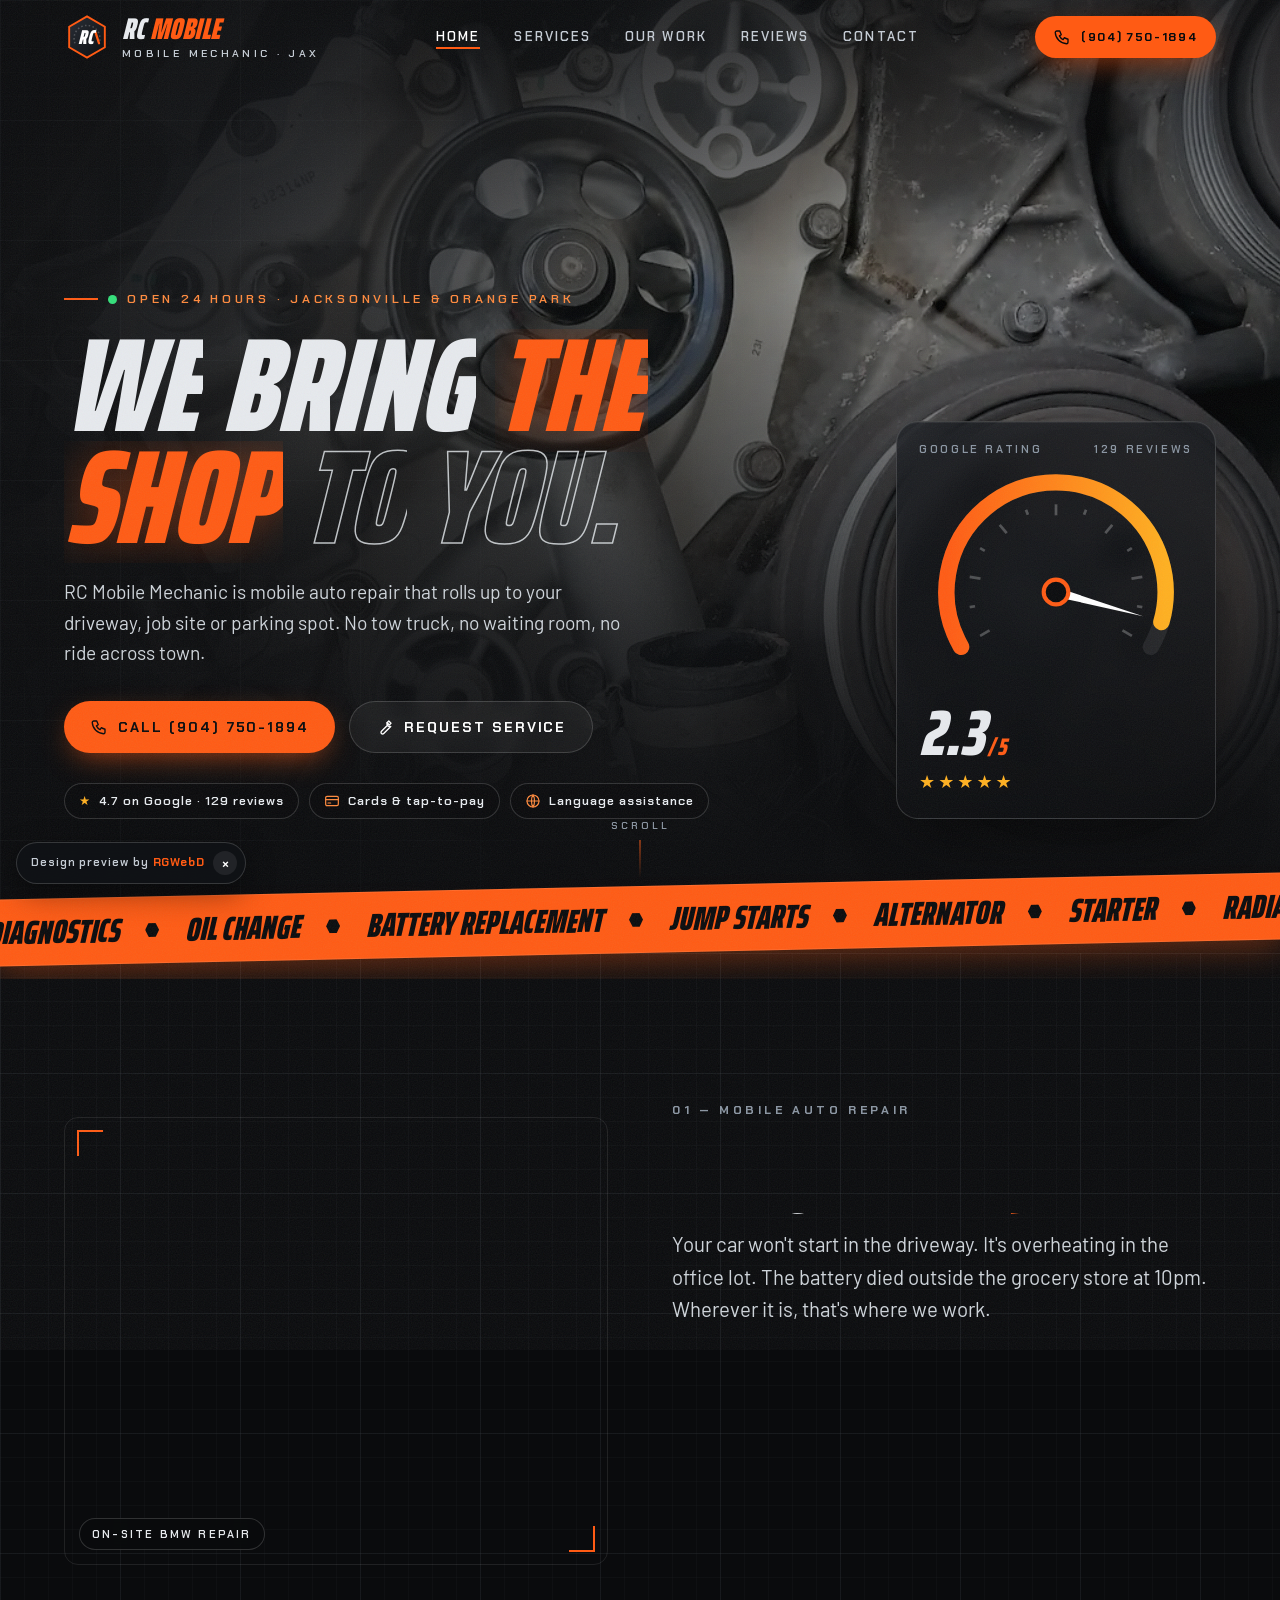
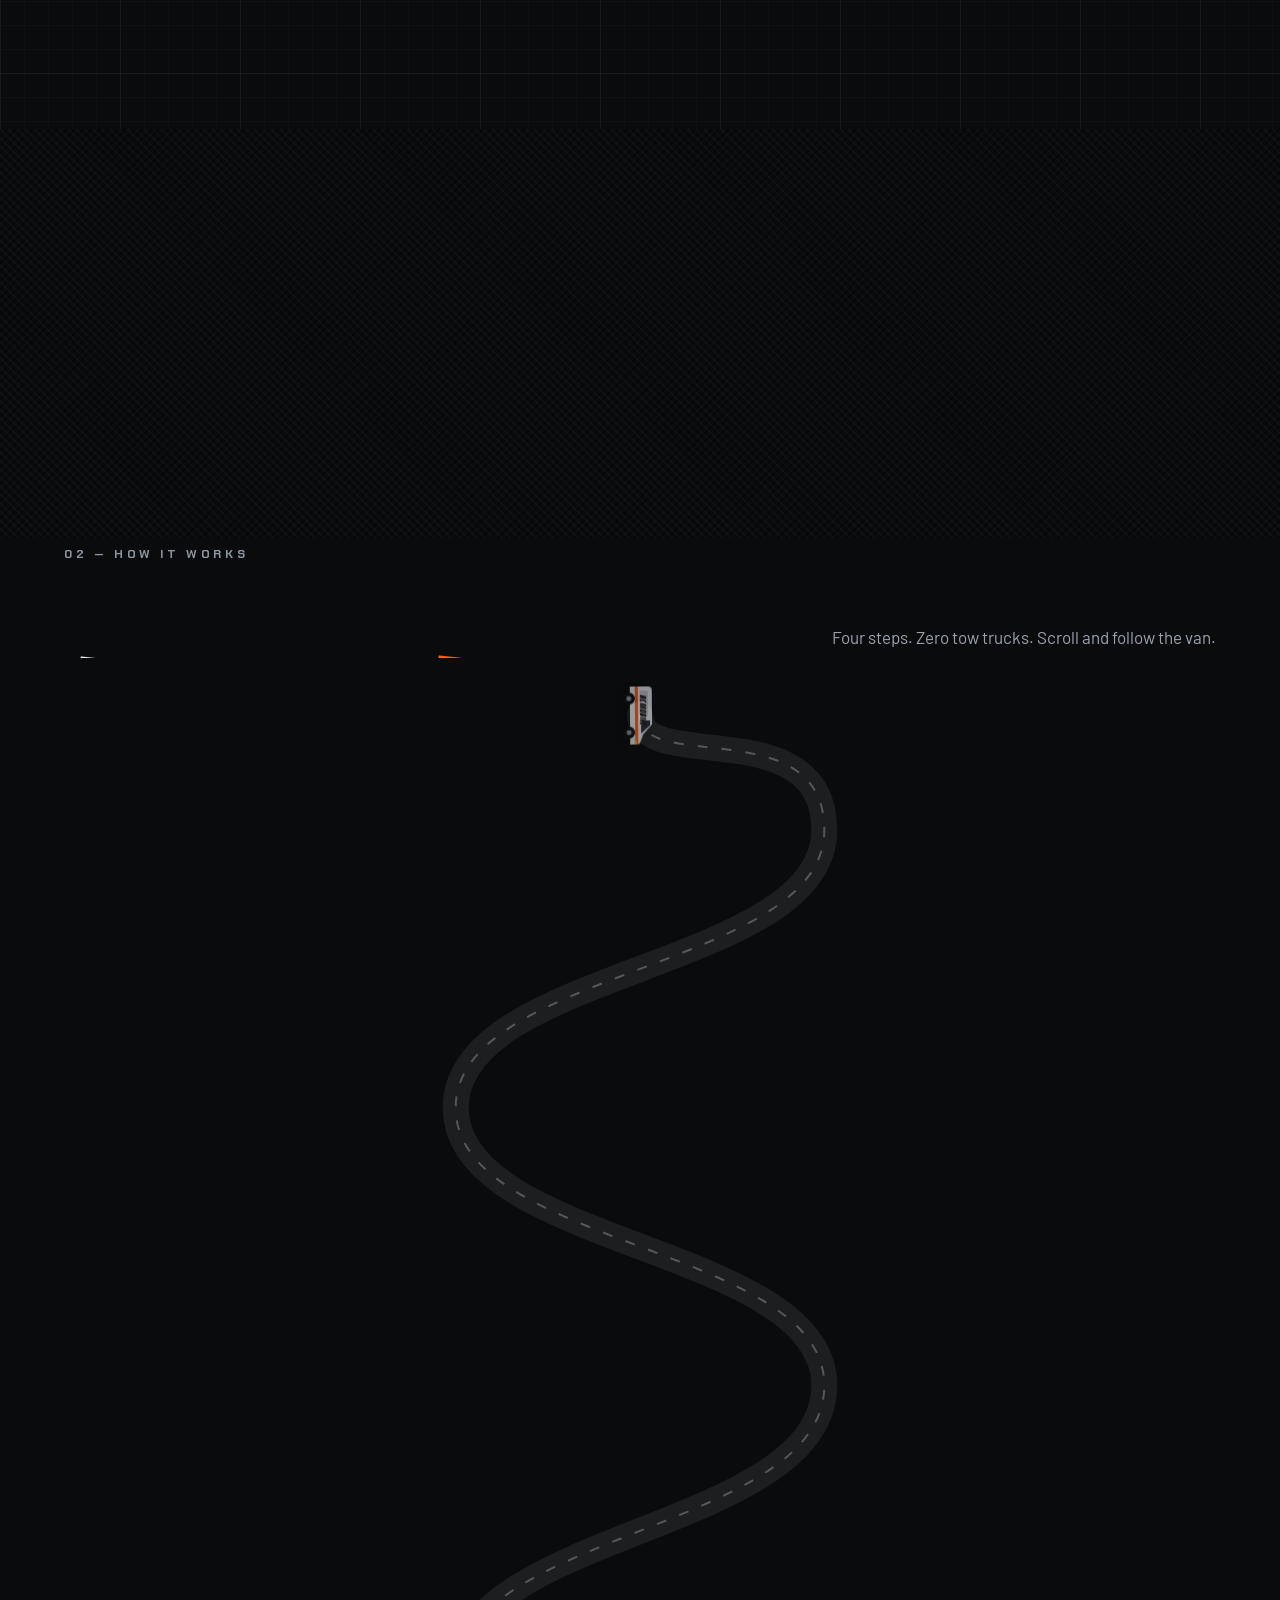
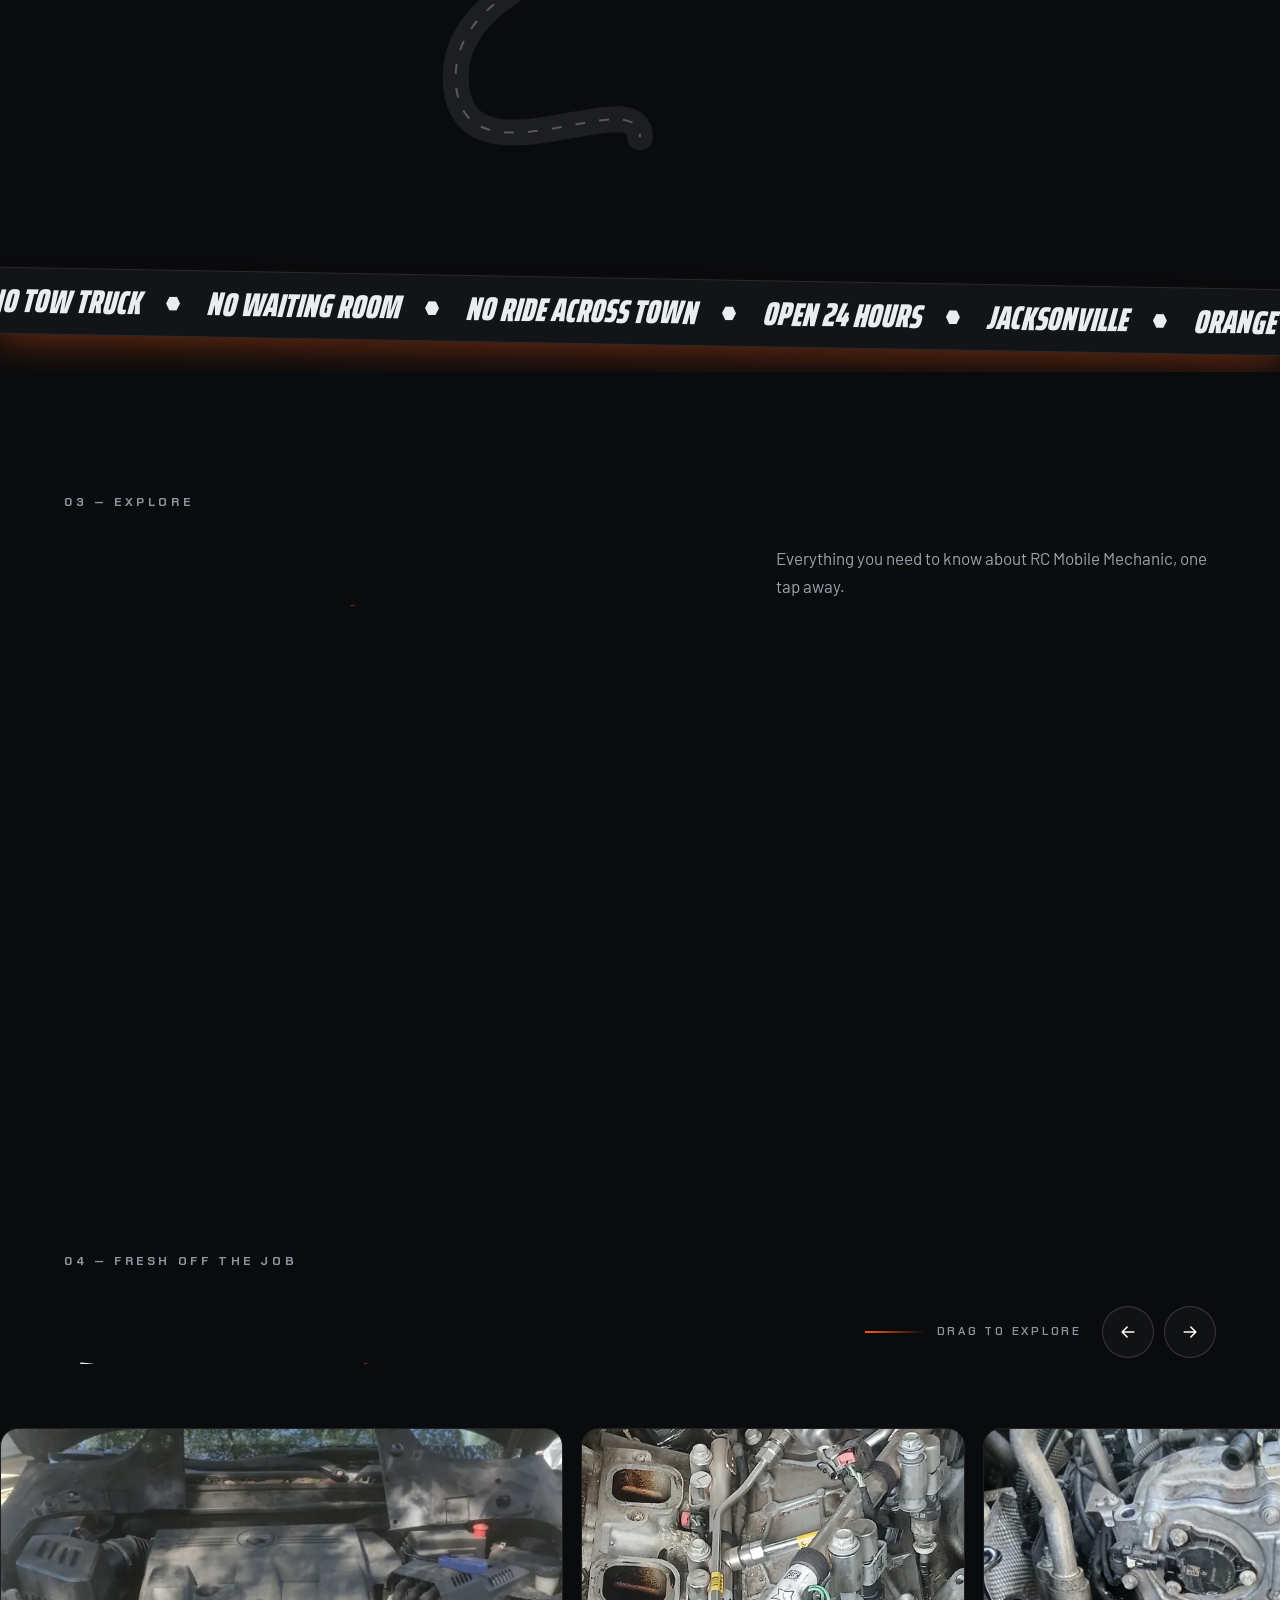
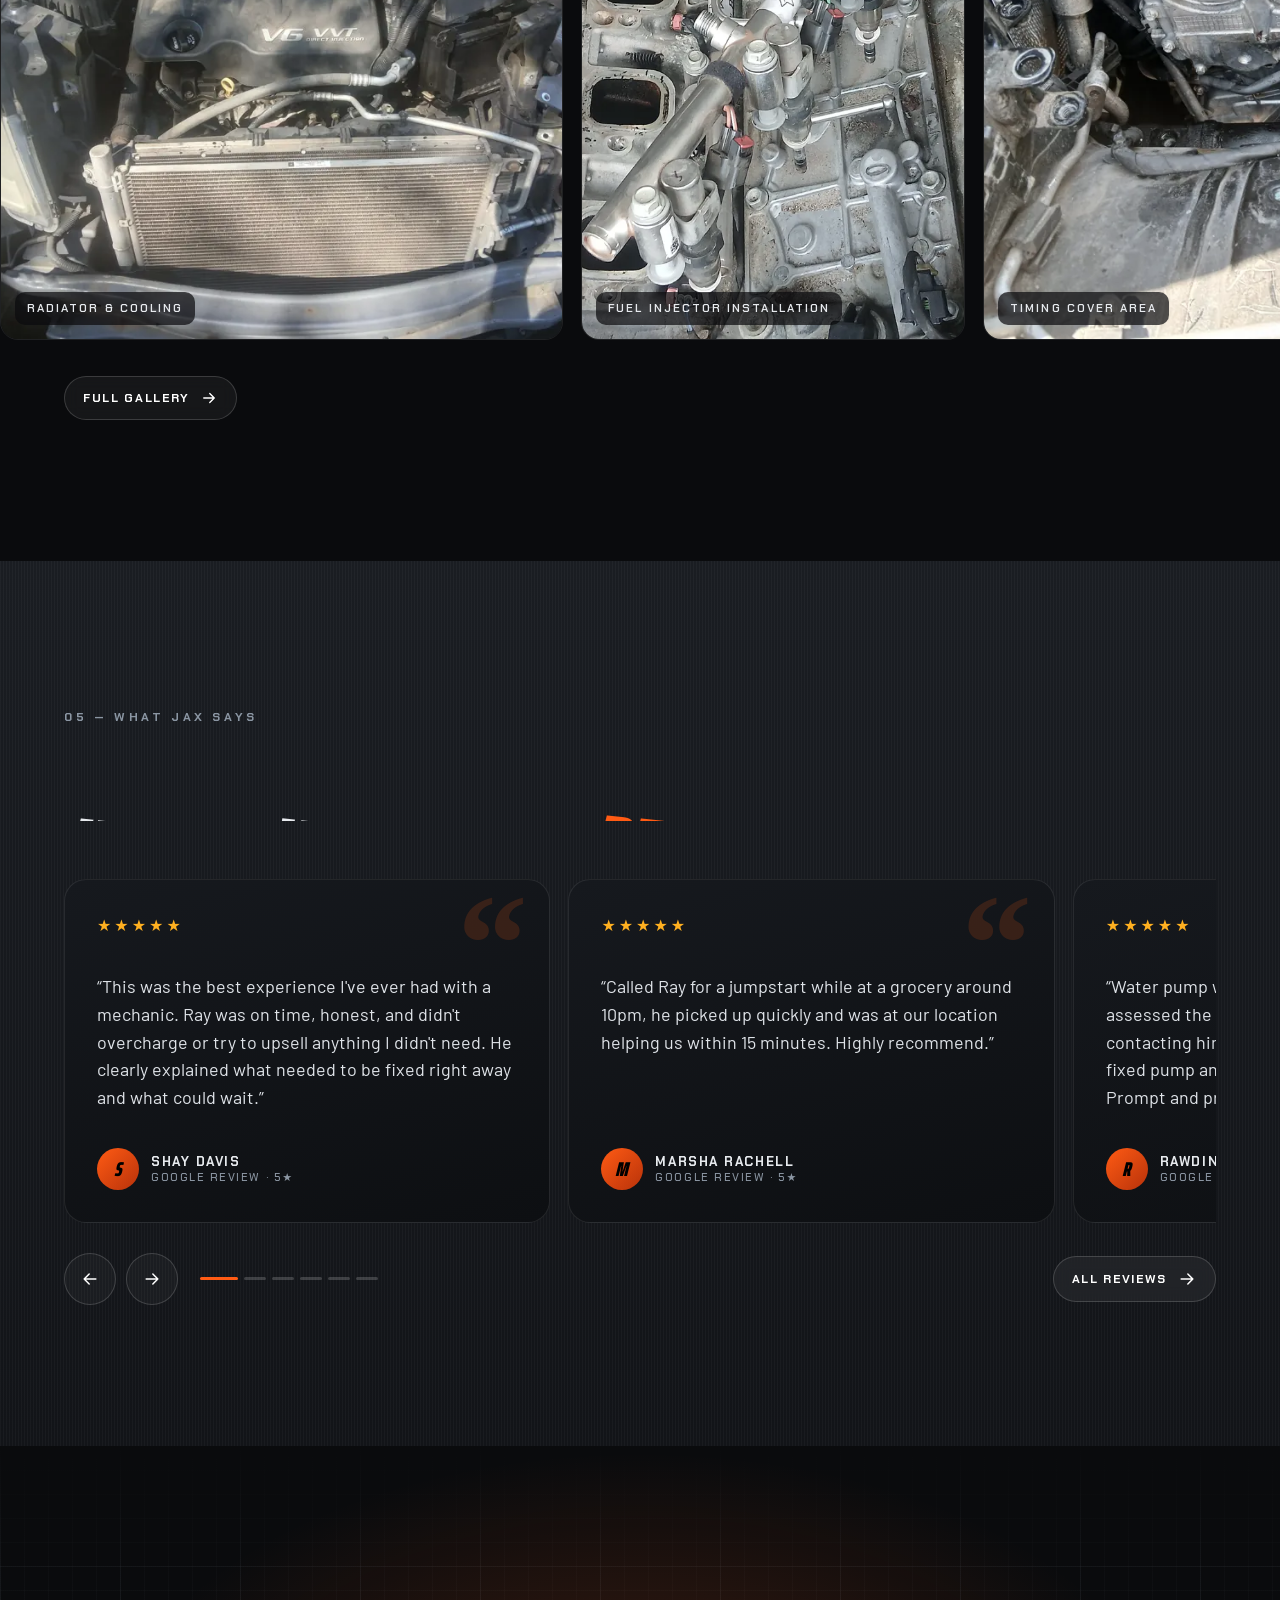
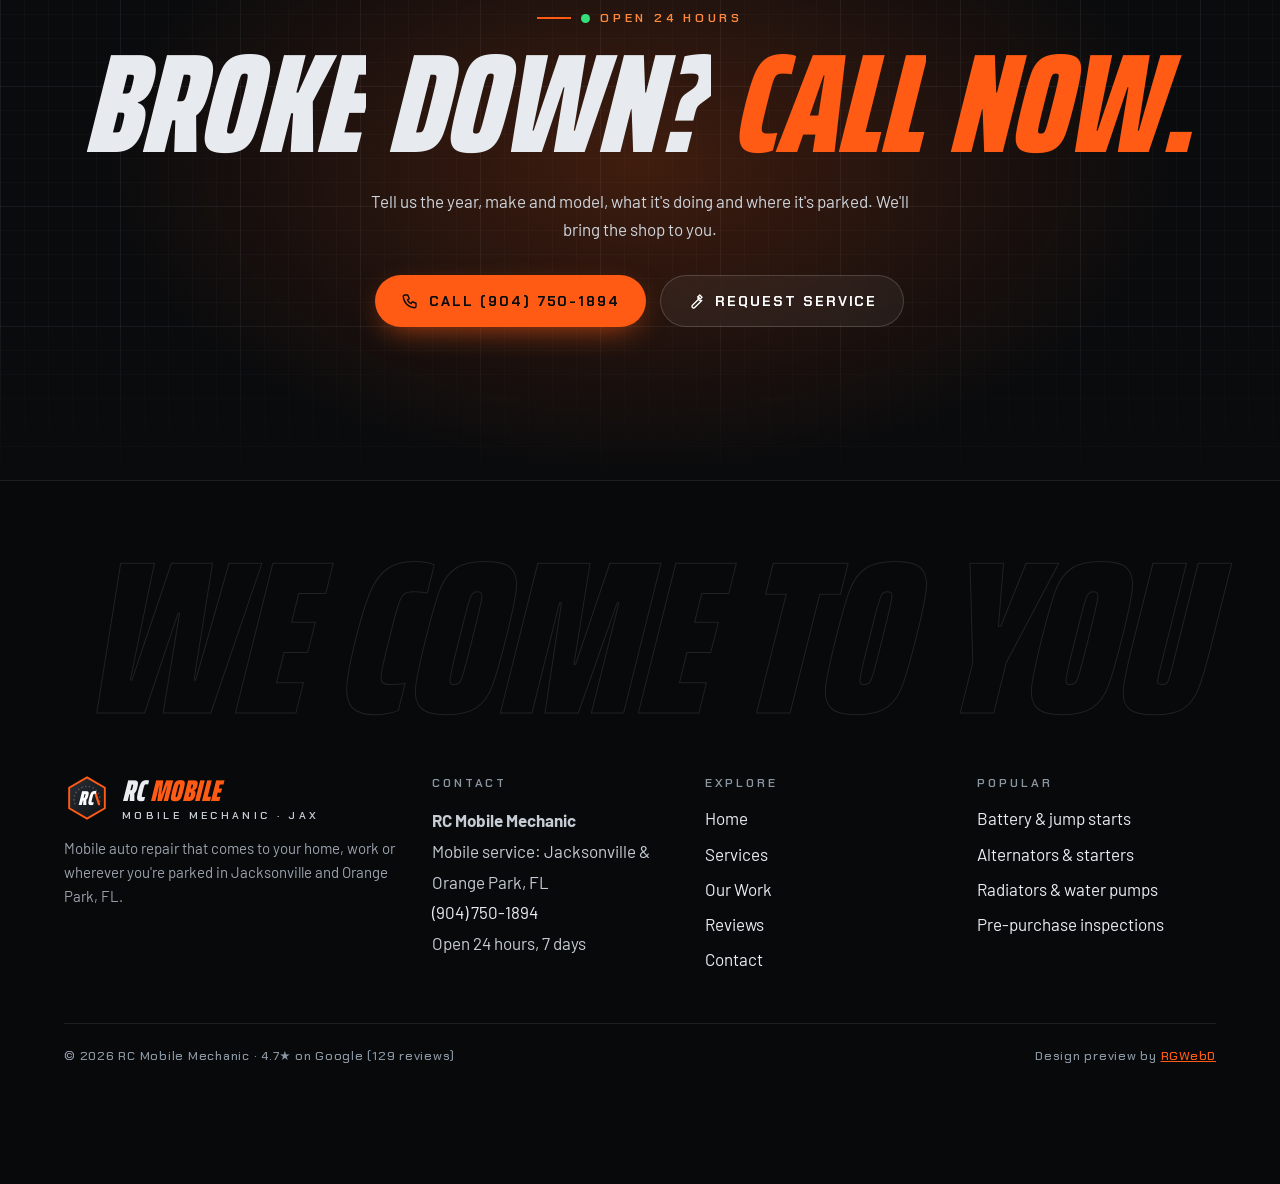
<file: index.html>
<!doctype html>
<html lang="en">
<head>
<meta charset="utf-8">
<meta name="viewport" content="width=device-width, initial-scale=1, viewport-fit=cover">
<title>RC Mobile Mechanic | Mobile Mechanic in Jacksonville &amp; Orange Park, FL | Open 24 Hours</title>
<meta name="description" content="RC Mobile Mechanic comes to you: home, work or parking lot. Batteries, alternators, starters, radiators, brakes, diagnostics and more in Jacksonville &amp; Orange Park, FL. 4.7★ from 129 Google reviews. Call (904) 750-1894.">
<link rel="canonical" href="https://rgwebd.github.io/rcmobilemechanic/">
<meta name="theme-color" content="#0a0b0d">
<meta property="og:type" content="website"><meta property="og:site_name" content="RC Mobile Mechanic"><meta property="og:title" content="RC Mobile Mechanic | Mobile Mechanic in Jacksonville &amp; Orange Park, FL | Open 24 Hours"><meta property="og:description" content="RC Mobile Mechanic comes to you: home, work or parking lot. Batteries, alternators, starters, radiators, brakes, diagnostics and more in Jacksonville &amp; Orange Park, FL. 4.7★ from 129 Google reviews. Call (904) 750-1894."><meta property="og:url" content="https://rgwebd.github.io/rcmobilemechanic/"><meta property="og:image" content="https://rgwebd.github.io/rcmobilemechanic/img/og.jpg"><meta property="og:image:width" content="1200"><meta property="og:image:height" content="630"><meta property="og:image:alt" content="RC Mobile Mechanic, mobile auto repair in Jacksonville and Orange Park, FL">
<meta name="twitter:card" content="summary_large_image"><meta name="twitter:title" content="RC Mobile Mechanic | Mobile Mechanic in Jacksonville &amp; Orange Park, FL | Open 24 Hours"><meta name="twitter:description" content="RC Mobile Mechanic comes to you: home, work or parking lot. Batteries, alternators, starters, radiators, brakes, diagnostics and more in Jacksonville &amp; Orange Park, FL. 4.7★ from 129 Google reviews. Call (904) 750-1894."><meta name="twitter:image" content="https://rgwebd.github.io/rcmobilemechanic/img/og.jpg">
<link rel="icon" href="favicon.svg" type="image/svg+xml"><link rel="apple-touch-icon" href="apple-touch-icon.png">
<link rel="alternate" type="text/plain" href="llms.txt" title="LLM summary">
<link rel="preconnect" href="https://fonts.googleapis.com"><link rel="preconnect" href="https://fonts.gstatic.com" crossorigin><link href="https://fonts.googleapis.com/css2?family=Barlow:wght@400;500;600;700&family=Chakra+Petch:wght@500;600;700&family=Saira+Extra+Condensed:wght@700;800;900&display=swap" rel="stylesheet">
<link rel="preload" as="image" href="img/water-pump-pulleys.webp" imagesrcset="img/water-pump-pulleys-sm.webp 800w, img/water-pump-pulleys.webp 1600w" imagesizes="100vw">
<link rel="stylesheet" href="styles.css">
<script type="application/ld+json">{"@context": "https://schema.org", "@type": ["AutoRepair", "LocalBusiness"], "@id": "https://rgwebd.github.io/rcmobilemechanic/#business", "name": "RC Mobile Mechanic", "description": "Mobile mechanic serving Jacksonville and Orange Park, Florida. Repairs done at your home, work or wherever your vehicle is parked. Open 24 hours.", "url": "https://rgwebd.github.io/rcmobilemechanic/", "telephone": "+1-904-750-1894", "image": ["https://rgwebd.github.io/rcmobilemechanic/img/water-pump-pulleys.webp", "https://rgwebd.github.io/rcmobilemechanic/img/bmw-driveway-repair.webp"], "logo": "https://rgwebd.github.io/rcmobilemechanic/favicon.svg", "areaServed": [{"@type": "City", "name": "Jacksonville", "containedInPlace": {"@type": "State", "name": "Florida"}}, {"@type": "City", "name": "Orange Park", "containedInPlace": {"@type": "State", "name": "Florida"}}, {"@type": "Place", "name": "Northeast Florida"}], "address": {"@type": "PostalAddress", "addressLocality": "Jacksonville", "addressRegion": "FL", "addressCountry": "US"}, "geo": {"@type": "GeoCoordinates", "latitude": 30.2215, "longitude": -81.6576}, "openingHoursSpecification": [{"@type": "OpeningHoursSpecification", "dayOfWeek": ["Monday", "Tuesday", "Wednesday", "Thursday", "Friday", "Saturday", "Sunday"], "opens": "00:00", "closes": "23:59"}], "openingHours": "Mo-Su 00:00-23:59", "paymentAccepted": "Credit Card, Debit Card, NFC Mobile Payments", "aggregateRating": {"@type": "AggregateRating", "ratingValue": "4.7", "reviewCount": "129", "bestRating": "5"}, "hasOfferCatalog": {"@type": "OfferCatalog", "name": "Mobile auto repair services", "itemListElement": [{"@type": "Offer", "itemOffered": {"@type": "Service", "name": "Diagnostics"}}, {"@type": "Offer", "itemOffered": {"@type": "Service", "name": "Oil Change"}}, {"@type": "Offer", "itemOffered": {"@type": "Service", "name": "Battery Replacement"}}, {"@type": "Offer", "itemOffered": {"@type": "Service", "name": "Jump Starts"}}, {"@type": "Offer", "itemOffered": {"@type": "Service", "name": "Alternator"}}, {"@type": "Offer", "itemOffered": {"@type": "Service", "name": "Starter"}}, {"@type": "Offer", "itemOffered": {"@type": "Service", "name": "Radiator"}}, {"@type": "Offer", "itemOffered": {"@type": "Service", "name": "Coolant Exchange"}}, {"@type": "Offer", "itemOffered": {"@type": "Service", "name": "Water Pump"}}, {"@type": "Offer", "itemOffered": {"@type": "Service", "name": "Thermostat"}}, {"@type": "Offer", "itemOffered": {"@type": "Service", "name": "Spark Plugs & Ignition"}}, {"@type": "Offer", "itemOffered": {"@type": "Service", "name": "Belts & Serpentine Belts"}}, {"@type": "Offer", "itemOffered": {"@type": "Service", "name": "Brakes & Calipers"}}, {"@type": "Offer", "itemOffered": {"@type": "Service", "name": "Wheel Bearings"}}, {"@type": "Offer", "itemOffered": {"@type": "Service", "name": "A/C Service"}}, {"@type": "Offer", "itemOffered": {"@type": "Service", "name": "Control Arms"}}, {"@type": "Offer", "itemOffered": {"@type": "Service", "name": "Tires"}}, {"@type": "Offer", "itemOffered": {"@type": "Service", "name": "Pre-Purchase Inspections"}}]}, "knowsAbout": ["Diagnostics", "Oil Change", "Battery Replacement", "Jump Starts", "Alternator", "Starter", "Radiator", "Coolant Exchange", "Water Pump", "Thermostat", "Spark Plugs & Ignition", "Belts & Serpentine Belts", "Brakes & Calipers", "Wheel Bearings", "A/C Service", "Control Arms", "Tires", "Pre-Purchase Inspections"]}</script>
<script type="application/ld+json">{"@context": "https://schema.org", "@type": "WebPage", "name": "RC Mobile Mechanic | Mobile Mechanic in Jacksonville & Orange Park, FL | Open 24 Hours", "url": "https://rgwebd.github.io/rcmobilemechanic/", "description": "RC Mobile Mechanic comes to you: home, work or parking lot. Batteries, alternators, starters, radiators, brakes, diagnostics and more in Jacksonville & Orange Park, FL. 4.7★ from 129 Google reviews. Call (904) 750-1894.", "about": {"@id": "https://rgwebd.github.io/rcmobilemechanic/#business"}}</script>
<script src="https://cosmiccallers.lovable.app/demo-track.js" data-demo="rcmobilemechanic" defer></script>
</head>
<body>
<svg width="0" height="0" style="position:absolute" aria-hidden="true"><defs><symbol id="i-phone" viewBox="0 0 24 24" fill="none" stroke="currentColor" stroke-width="1.8" stroke-linecap="round" stroke-linejoin="round"><path d="M5 4h4l2 5-2.5 1.5a11 11 0 0 0 5 5L15 13l5 2v4a2 2 0 0 1-2 2A16 16 0 0 1 3 6a2 2 0 0 1 2-2"/></symbol><symbol id="i-sms" viewBox="0 0 24 24" fill="none" stroke="currentColor" stroke-width="1.8" stroke-linecap="round" stroke-linejoin="round"><path d="M4 5h16v11H9l-5 4z"/><path d="M8 10h.01M12 10h.01M16 10h.01"/></symbol><symbol id="i-wrench" viewBox="0 0 24 24" fill="none" stroke="currentColor" stroke-width="1.8" stroke-linecap="round" stroke-linejoin="round"><path d="M14.7 6.3a4 4 0 0 0 5 5l-9.4 9.4a2.1 2.1 0 0 1-3-3l9.4-9.4a4 4 0 0 0-2-2z"/><path d="M14.7 6.3 17 4l3 3-2.3 2.3"/></symbol><symbol id="i-arrow" viewBox="0 0 24 24" fill="none" stroke="currentColor" stroke-width="1.8" stroke-linecap="round" stroke-linejoin="round"><path d="M5 12h14M13 6l6 6-6 6"/></symbol><symbol id="i-arrowl" viewBox="0 0 24 24" fill="none" stroke="currentColor" stroke-width="1.8" stroke-linecap="round" stroke-linejoin="round"><path d="M19 12H5M11 6l-6 6 6 6"/></symbol><symbol id="i-close" viewBox="0 0 24 24" fill="none" stroke="currentColor" stroke-width="1.8" stroke-linecap="round" stroke-linejoin="round"><path d="M6 6l12 12M18 6 6 18"/></symbol><symbol id="i-check" viewBox="0 0 24 24" fill="none" stroke="currentColor" stroke-width="1.8" stroke-linecap="round" stroke-linejoin="round"><path d="M5 12.5 10 17 19 7"/></symbol><symbol id="i-x" viewBox="0 0 24 24" fill="none" stroke="currentColor" stroke-width="1.8" stroke-linecap="round" stroke-linejoin="round"><path d="M7 7l10 10M17 7 7 17"/></symbol><symbol id="i-pin" viewBox="0 0 24 24" fill="none" stroke="currentColor" stroke-width="1.8" stroke-linecap="round" stroke-linejoin="round"><path d="M12 21s-7-6.2-7-11.5A7 7 0 0 1 19 9.5C19 14.8 12 21 12 21z"/><circle cx="12" cy="9.5" r="2.5"/></symbol><symbol id="i-home" viewBox="0 0 24 24" fill="none" stroke="currentColor" stroke-width="1.8" stroke-linecap="round" stroke-linejoin="round"><path d="M3 11 12 4l9 7"/><path d="M5 10v10h14V10"/><path d="M10 20v-6h4v6"/></symbol><symbol id="i-work" viewBox="0 0 24 24" fill="none" stroke="currentColor" stroke-width="1.8" stroke-linecap="round" stroke-linejoin="round"><rect x="3" y="7" width="18" height="13" rx="2"/><path d="M9 7V5h6v2M3 12h18"/></symbol><symbol id="i-lot" viewBox="0 0 24 24" fill="none" stroke="currentColor" stroke-width="1.8" stroke-linecap="round" stroke-linejoin="round"><rect x="3" y="3" width="18" height="18" rx="3"/><path d="M9 17V7h4a3 3 0 0 1 0 6H9"/></symbol><symbol id="i-diag" viewBox="0 0 24 24" fill="none" stroke="currentColor" stroke-width="1.8" stroke-linecap="round" stroke-linejoin="round"><rect x="3" y="4" width="18" height="13" rx="2"/><path d="M6 11h3l2-4 2 7 2-3h3"/><path d="M9 21h6M12 17v4"/></symbol><symbol id="i-oil" viewBox="0 0 24 24" fill="none" stroke="currentColor" stroke-width="1.8" stroke-linecap="round" stroke-linejoin="round"><path d="M12 3s6 6.5 6 11a6 6 0 0 1-12 0c0-4.5 6-11 6-11z"/><path d="M9.5 14.5a2.5 2.5 0 0 0 2.5 2.5"/></symbol><symbol id="i-battery" viewBox="0 0 24 24" fill="none" stroke="currentColor" stroke-width="1.8" stroke-linecap="round" stroke-linejoin="round"><rect x="3" y="7" width="18" height="12" rx="2"/><path d="M7 7V5h3v2M14 7V5h3v2M7 13h3M15.5 11.5v3M14 13h3"/></symbol><symbol id="i-bolt" viewBox="0 0 24 24" fill="none" stroke="currentColor" stroke-width="1.8" stroke-linecap="round" stroke-linejoin="round"><path d="M13 2 4 14h7l-1 8 9-12h-7z"/></symbol><symbol id="i-alternator" viewBox="0 0 24 24" fill="none" stroke="currentColor" stroke-width="1.8" stroke-linecap="round" stroke-linejoin="round"><circle cx="12" cy="12" r="8"/><circle cx="12" cy="12" r="3"/><path d="M12 4v5M12 15v5M4 12h5M15 12h5"/></symbol><symbol id="i-starter" viewBox="0 0 24 24" fill="none" stroke="currentColor" stroke-width="1.8" stroke-linecap="round" stroke-linejoin="round"><rect x="3" y="9" width="12" height="7" rx="2"/><path d="M15 11h4l2 1.5-2 1.5h-4M6 9V7h6v2M7 16v2M11 16v2"/></symbol><symbol id="i-radiator" viewBox="0 0 24 24" fill="none" stroke="currentColor" stroke-width="1.8" stroke-linecap="round" stroke-linejoin="round"><rect x="3" y="5" width="18" height="14" rx="1.5"/><path d="M7 5v14M11 5v14M15 5v14M19 5v14"/></symbol><symbol id="i-coolant" viewBox="0 0 24 24" fill="none" stroke="currentColor" stroke-width="1.8" stroke-linecap="round" stroke-linejoin="round"><path d="M10 3v10.5a4 4 0 1 0 4 0V3z"/><path d="M10 8h4M12 15.5v2"/><path d="M18 5c1.5 1.8 2 3 2 4a2 2 0 0 1-4 0c0-1 .5-2.2 2-4z"/></symbol><symbol id="i-pump" viewBox="0 0 24 24" fill="none" stroke="currentColor" stroke-width="1.8" stroke-linecap="round" stroke-linejoin="round"><circle cx="12" cy="12" r="9"/><path d="M12 12c0-4 2-6 4-6M12 12c4 0 6 2 6 4M12 12c0 4-2 6-4 6M12 12c-4 0-6-2-6-4"/><circle cx="12" cy="12" r="1.5"/></symbol><symbol id="i-thermo" viewBox="0 0 24 24" fill="none" stroke="currentColor" stroke-width="1.8" stroke-linecap="round" stroke-linejoin="round"><path d="M10 4a2 2 0 0 1 4 0v10a4 4 0 1 1-4 0z"/><path d="M12 9v7"/><path d="M17 6h3M17 9h2M17 12h3"/></symbol><symbol id="i-plug" viewBox="0 0 24 24" fill="none" stroke="currentColor" stroke-width="1.8" stroke-linecap="round" stroke-linejoin="round"><path d="M12 2v3"/><rect x="9" y="5" width="6" height="5" rx="1"/><path d="M8 10h8l-1 4H9z"/><path d="M10 14v4h4v-4M12 18v3M12 21h2"/></symbol><symbol id="i-belt" viewBox="0 0 24 24" fill="none" stroke="currentColor" stroke-width="1.8" stroke-linecap="round" stroke-linejoin="round"><circle cx="7" cy="8" r="4"/><circle cx="17" cy="16" r="4"/><path d="M4 11l10 8M10 5l10 8"/></symbol><symbol id="i-brake" viewBox="0 0 24 24" fill="none" stroke="currentColor" stroke-width="1.8" stroke-linecap="round" stroke-linejoin="round"><circle cx="12" cy="12" r="9"/><circle cx="12" cy="12" r="3"/><path d="M12 3a9 9 0 0 1 9 9h-4a5 5 0 0 0-5-5z" fill="currentColor" fill-opacity=".25"/></symbol><symbol id="i-bearing" viewBox="0 0 24 24" fill="none" stroke="currentColor" stroke-width="1.8" stroke-linecap="round" stroke-linejoin="round"><circle cx="12" cy="12" r="9"/><circle cx="12" cy="12" r="4"/><circle cx="12" cy="5.5" r="1.3"/><circle cx="18.5" cy="12" r="1.3"/><circle cx="12" cy="18.5" r="1.3"/><circle cx="5.5" cy="12" r="1.3"/></symbol><symbol id="i-ac" viewBox="0 0 24 24" fill="none" stroke="currentColor" stroke-width="1.8" stroke-linecap="round" stroke-linejoin="round"><path d="M12 2v20M4 7l16 10M20 7 4 17"/><path d="M9 3.5 12 6l3-2.5M9 20.5 12 18l3 2.5"/></symbol><symbol id="i-arm" viewBox="0 0 24 24" fill="none" stroke="currentColor" stroke-width="1.8" stroke-linecap="round" stroke-linejoin="round"><circle cx="5" cy="17" r="2.5"/><circle cx="19" cy="17" r="2.5"/><circle cx="12" cy="6" r="2.5"/><path d="M7 15.5 10.5 8M13.5 8 17 15.5M7.5 17h9"/></symbol><symbol id="i-tire" viewBox="0 0 24 24" fill="none" stroke="currentColor" stroke-width="1.8" stroke-linecap="round" stroke-linejoin="round"><circle cx="12" cy="12" r="9"/><circle cx="12" cy="12" r="4"/><path d="M12 3v2M12 19v2M3 12h2M19 12h2M5.6 5.6 7 7M17 17l1.4 1.4M5.6 18.4 7 17M17 7l1.4-1.4"/></symbol><symbol id="i-clip" viewBox="0 0 24 24" fill="none" stroke="currentColor" stroke-width="1.8" stroke-linecap="round" stroke-linejoin="round"><rect x="5" y="4" width="14" height="17" rx="2"/><path d="M9 4V2.5h6V4M8.5 10l1.5 1.5 3-3M8.5 16l1.5 1.5 3-3M15 10.5h1M15 16.5h1"/></symbol><symbol id="i-card" viewBox="0 0 24 24" fill="none" stroke="currentColor" stroke-width="1.8" stroke-linecap="round" stroke-linejoin="round"><rect x="2.5" y="5" width="19" height="14" rx="2"/><path d="M2.5 10h19M6 15h4"/></symbol><symbol id="i-nfc" viewBox="0 0 24 24" fill="none" stroke="currentColor" stroke-width="1.8" stroke-linecap="round" stroke-linejoin="round"><path d="M7 7.5a6 6 0 0 1 0 9M10.5 5a9.5 9.5 0 0 1 0 14M14 3a12.5 12.5 0 0 1 0 18M3.5 10a2.5 2.5 0 0 1 0 4"/></symbol><symbol id="i-globe" viewBox="0 0 24 24" fill="none" stroke="currentColor" stroke-width="1.8" stroke-linecap="round" stroke-linejoin="round"><circle cx="12" cy="12" r="9"/><path d="M3 12h18M12 3c3 3.5 3 14.5 0 18M12 3c-3 3.5-3 14.5 0 18"/></symbol><symbol id="i-clock" viewBox="0 0 24 24" fill="none" stroke="currentColor" stroke-width="1.8" stroke-linecap="round" stroke-linejoin="round"><circle cx="12" cy="12" r="9"/><path d="M12 7v5l3 2"/></symbol><symbol id="i-tow" viewBox="0 0 24 24" fill="none" stroke="currentColor" stroke-width="1.8" stroke-linecap="round" stroke-linejoin="round"><path d="M3 16V9h7l3 4h5v3"/><circle cx="7" cy="17" r="2"/><circle cx="17" cy="17" r="2"/><path d="M13 13 20 6M20 6v3"/></symbol><symbol id="i-chair" viewBox="0 0 24 24" fill="none" stroke="currentColor" stroke-width="1.8" stroke-linecap="round" stroke-linejoin="round"><path d="M7 4v8h10M7 12l-1 8M17 12l1 8M10 4h7v8"/></symbol><symbol id="i-car" viewBox="0 0 24 24" fill="none" stroke="currentColor" stroke-width="1.8" stroke-linecap="round" stroke-linejoin="round"><path d="M3 16v-4l2-5h14l2 5v4z"/><circle cx="7.5" cy="16.5" r="2"/><circle cx="16.5" cy="16.5" r="2"/><path d="M5 12h14"/></symbol><symbol id="i-star" viewBox="0 0 24 24" fill="none" stroke="currentColor" stroke-width="1.8" stroke-linecap="round" stroke-linejoin="round"><path d="m12 3 2.7 5.6 6.1.9-4.4 4.3 1 6.1L12 17l-5.4 2.9 1-6.1L3.2 9.5l6.1-.9z"/></symbol><symbol id="i-chat" viewBox="0 0 24 24" fill="none" stroke="currentColor" stroke-width="1.8" stroke-linecap="round" stroke-linejoin="round"><path d="M4 5h16v11H9l-5 4z"/></symbol><symbol id="i-shield" viewBox="0 0 24 24" fill="none" stroke="currentColor" stroke-width="1.8" stroke-linecap="round" stroke-linejoin="round"><path d="M12 3 4 6v6c0 5 3.5 8 8 9 4.5-1 8-4 8-9V6z"/><path d="m8.5 12 2.5 2.5 4.5-5"/></symbol><symbol id="i-route" viewBox="0 0 24 24" fill="none" stroke="currentColor" stroke-width="1.8" stroke-linecap="round" stroke-linejoin="round"><circle cx="6" cy="18" r="2.5"/><circle cx="18" cy="6" r="2.5"/><path d="M8.5 18H15a3 3 0 0 0 0-6H9a3 3 0 0 1 0-6h6.5"/></symbol><linearGradient id="gGrad" x1="0" x2="1"><stop offset="0" stop-color="#ff5b14"/><stop offset="1" stop-color="#ffb020"/></linearGradient></defs></svg>
<a class="skip" href="#main">Skip to content</a>
<div class="progress" aria-hidden="true"><span></span></div>
<div class="grain" aria-hidden="true"></div>
<div class="intro" aria-hidden="true"><svg class="tach" viewBox="0 0 300 300"><circle cx="150" cy="150" r="146" fill="#0e1013" stroke="rgba(255,255,255,.08)" stroke-width="2"/><path d="M47.8 209.0 A118 118 0 1 1 252.2 209.0" fill="none" stroke="rgba(255,255,255,.07)" stroke-width="8"/><path class="arc-fill" d="M47.8 209.0 A118 118 0 1 1 252.2 209.0" fill="none" stroke="url(#gGrad)" stroke-width="8" stroke-linecap="round"/><path class="redline" d="M262.2 113.5 A118 118 0 0 1 252.2 209.0" fill="none" stroke="#ff2a14" stroke-width="8"/><line x1="59.9" y1="202.0" x2="72.1" y2="195.0" stroke="rgba(255,255,255,.6)" stroke-width="3"/><text x="85.9" y="192.0" text-anchor="middle" class="rpm">0</text><line x1="52.3" y1="185.6" x2="58.8" y2="183.2" stroke="rgba(255,255,255,.3)" stroke-width="1.5"/><line x1="47.6" y1="168.1" x2="54.5" y2="166.8" stroke="rgba(255,255,255,.3)" stroke-width="1.5"/><line x1="46.0" y1="150.0" x2="60.0" y2="150.0" stroke="rgba(255,255,255,.6)" stroke-width="3"/><text x="76.0" y="155.0" text-anchor="middle" class="rpm">1</text><line x1="47.6" y1="131.9" x2="54.5" y2="133.2" stroke="rgba(255,255,255,.3)" stroke-width="1.5"/><line x1="52.3" y1="114.4" x2="58.8" y2="116.8" stroke="rgba(255,255,255,.3)" stroke-width="1.5"/><line x1="59.9" y1="98.0" x2="72.1" y2="105.0" stroke="rgba(255,255,255,.6)" stroke-width="3"/><text x="85.9" y="118.0" text-anchor="middle" class="rpm">2</text><line x1="70.3" y1="83.2" x2="75.7" y2="87.6" stroke="rgba(255,255,255,.3)" stroke-width="1.5"/><line x1="83.2" y1="70.3" x2="87.6" y2="75.7" stroke="rgba(255,255,255,.3)" stroke-width="1.5"/><line x1="98.0" y1="59.9" x2="105.0" y2="72.1" stroke="rgba(255,255,255,.6)" stroke-width="3"/><text x="113.0" y="90.9" text-anchor="middle" class="rpm">3</text><line x1="114.4" y1="52.3" x2="116.8" y2="58.8" stroke="rgba(255,255,255,.3)" stroke-width="1.5"/><line x1="131.9" y1="47.6" x2="133.2" y2="54.5" stroke="rgba(255,255,255,.3)" stroke-width="1.5"/><line x1="150.0" y1="46.0" x2="150.0" y2="60.0" stroke="rgba(255,255,255,.6)" stroke-width="3"/><text x="150.0" y="81.0" text-anchor="middle" class="rpm">4</text><line x1="168.1" y1="47.6" x2="166.8" y2="54.5" stroke="rgba(255,255,255,.3)" stroke-width="1.5"/><line x1="185.6" y1="52.3" x2="183.2" y2="58.8" stroke="rgba(255,255,255,.3)" stroke-width="1.5"/><line x1="202.0" y1="59.9" x2="195.0" y2="72.1" stroke="rgba(255,255,255,.6)" stroke-width="3"/><text x="187.0" y="90.9" text-anchor="middle" class="rpm">5</text><line x1="216.8" y1="70.3" x2="212.4" y2="75.7" stroke="rgba(255,255,255,.3)" stroke-width="1.5"/><line x1="229.7" y1="83.2" x2="224.3" y2="87.6" stroke="rgba(255,255,255,.3)" stroke-width="1.5"/><line x1="240.1" y1="98.0" x2="227.9" y2="105.0" stroke="rgba(255,255,255,.6)" stroke-width="3"/><text x="214.1" y="118.0" text-anchor="middle" class="rpm">6</text><line x1="247.7" y1="114.4" x2="241.2" y2="116.8" stroke="rgba(255,255,255,.3)" stroke-width="1.5"/><line x1="252.4" y1="131.9" x2="245.5" y2="133.2" stroke="rgba(255,255,255,.3)" stroke-width="1.5"/><line x1="254.0" y1="150.0" x2="240.0" y2="150.0" stroke="#ff5b14" stroke-width="3"/><text x="224.0" y="155.0" text-anchor="middle" class="rpm">7</text><line x1="252.4" y1="168.1" x2="245.5" y2="166.8" stroke="rgba(255,255,255,.3)" stroke-width="1.5"/><line x1="247.7" y1="185.6" x2="241.2" y2="183.2" stroke="rgba(255,255,255,.3)" stroke-width="1.5"/><line x1="240.1" y1="202.0" x2="227.9" y2="195.0" stroke="#ff5b14" stroke-width="3"/><text x="214.1" y="192.0" text-anchor="middle" class="rpm">8</text><text x="150" y="196" text-anchor="middle" class="rpm" style="font-size:10px">x1000 RPM</text><text x="150" y="250" text-anchor="middle" class="logo-t">RC</text><g class="needle"><path d="M150 150 L146 140 L150 46 L154 140Z" fill="#ff5b14"/></g><circle cx="150" cy="150" r="12" fill="#0a0b0d" stroke="#fff" stroke-width="3"/></svg></div><header class="nav" role="banner"><div class="wrap">
<a class="brand" href="index.html" aria-label="RC Mobile Mechanic home"><svg viewBox="0 0 48 48" aria-hidden="true"><defs><linearGradient id="lg" x1="0" y1="0" x2="1" y2="1"><stop offset="0" stop-color="#2a2f37"/><stop offset="1" stop-color="#0d0f12"/></linearGradient></defs><path d="M24 2.5 42.6 13.25v21.5L24 45.5 5.4 34.75v-21.5z" fill="url(#lg)" stroke="#ff5b14" stroke-width="2"/><path d="M11.5 30.5a13.5 13.5 0 1 1 25 0" fill="none" stroke="rgba(255,255,255,.22)" stroke-width="1.6" stroke-dasharray="1.6 2.4"/><path d="M33 19.5 36.5 30.5" stroke="#ff5b14" stroke-width="2.4" stroke-linecap="round"/><text x="22.5" y="31.5" text-anchor="middle" font-family="Saira Extra Condensed, Impact, sans-serif" font-style="italic" font-weight="900" font-size="21" fill="#fff" letter-spacing=".5">RC</text></svg><span class="wm"><b>RC <i>Mobile</i></b><small>Mobile Mechanic · JAX</small></span></a>
<nav aria-label="Main"><ul class="menu" id="menu"><li><a href="index.html" aria-current="page">Home</a></li><li><a href="services.html">Services</a></li><li><a href="work.html">Our Work</a></li><li><a href="reviews.html">Reviews</a></li><li><a href="contact.html">Contact</a></li></ul></nav>
<div class="nav-cta"><a class="btn sm magnetic" href="tel:+19047501894"><svg aria-hidden="true"><use href="#i-phone"/></svg>(904) 750-1894</a><button class="menu-toggle" aria-expanded="false" aria-controls="menu" aria-label="Menu"><span></span><span></span></button></div>
</div></header><main id="main">
<section class="hero" aria-labelledby="hero-h">
 <div class="hero-media"><img src="img/water-pump-pulleys.webp" srcset="img/water-pump-pulleys-sm.webp 800w, img/water-pump-pulleys.webp 1600w" sizes="100vw" alt="Water pump, pulleys and alternator exposed on a front-engine repair" fetchpriority="high" decoding="async" ></div>
 <div class="blueprint-layer blueprint" aria-hidden="true"></div>
 <div class="wrap hero-grid">
  <div>
   <span class="kicker"><span class="live-dot"></span>Open 24 hours · Jacksonville &amp; Orange Park</span>
   <h1 class="display" id="hero-h" data-split>We bring <span class="o">the shop</span> <span class="stroke">to you.</span></h1>
   <p class="lede">RC Mobile Mechanic is mobile auto repair that rolls up to your driveway, job site or parking spot. No tow truck, no waiting room, no ride across town.</p>
   <div class="hero-actions"><a class="btn magnetic" href="tel:+19047501894"><svg aria-hidden="true"><use href="#i-phone"/></svg>Call (904) 750-1894</a><a class="btn ghost magnetic" href="contact.html#request"><svg aria-hidden="true"><use href="#i-wrench"/></svg>Request service</a></div>
   <div class="hero-badges"><span class="chip"><span class="star">★</span> 4.7 on Google · 129 reviews</span><span class="chip"><svg aria-hidden="true"><use href="#i-card"/></svg> Cards &amp; tap-to-pay</span><span class="chip"><svg aria-hidden="true"><use href="#i-globe"/></svg> Language assistance</span></div>
  </div>
  <aside class="hero-gauge reveal" aria-label="Google rating 4.7 out of 5">
   <div class="g-label"><span>Google rating</span><span>129 reviews</span></div>
   <div class="gauge" style="--v:0.94" aria-hidden="true"><svg viewBox="0 0 200 170"><path class="g-track" d="M30.72 140.00 A80 80 0 1 1 169.28 140.00"/><path class="g-val" d="M30.72 140.00 A80 80 0 1 1 169.28 140.00"/><line class="g-tick" x1="44.6" y1="132.0" x2="51.5" y2="128.0"/><line class="g-tick" x1="37.0" y1="111.1" x2="40.9" y2="110.4"/><line class="g-tick" x1="37.0" y1="88.9" x2="44.9" y2="90.3"/><line class="g-tick" x1="44.6" y1="68.0" x2="48.0" y2="70.0"/><line class="g-tick" x1="58.9" y1="51.0" x2="64.0" y2="57.1"/><line class="g-tick" x1="78.1" y1="39.9" x2="79.5" y2="43.6"/><line class="g-tick" x1="100.0" y1="36.0" x2="100.0" y2="44.0"/><line class="g-tick" x1="121.9" y1="39.9" x2="120.5" y2="43.6"/><line class="g-tick" x1="141.1" y1="51.0" x2="136.0" y2="57.1"/><line class="g-tick" x1="155.4" y1="68.0" x2="152.0" y2="70.0"/><line class="g-tick" x1="163.0" y1="88.9" x2="155.1" y2="90.3"/><line class="g-tick" x1="163.0" y1="111.1" x2="159.1" y2="110.4"/><line class="g-tick" x1="155.4" y1="132.0" x2="148.5" y2="128.0"/><g class="g-needle"><path d="M100 100 L97 92 L100 34 L103 92Z" fill="#fff"/></g><circle cx="100" cy="100" r="9" fill="#0a0b0d" stroke="#ff5b14" stroke-width="3"/></svg></div>
   <div class="g-big"><span data-count="4.7" data-decimals="1">4.7</span><small> / 5</small></div>
   <div class="stars-row" aria-hidden="true">★★★★★</div>
  </aside>
 </div>
 <div class="scroll-cue" aria-hidden="true">SCROLL<i></i></div>
</section>
<div class="mq" aria-hidden="true"><div class="marquee"><div class="marquee-track"><span>Diagnostics</span><span>Oil Change</span><span>Battery Replacement</span><span>Jump Starts</span><span>Alternator</span><span>Starter</span><span>Radiator</span><span>Coolant Exchange</span><span>Water Pump</span><span>Thermostat</span><span>Spark Plugs &amp; Ignition</span><span>Belts &amp; Serpentine Belts</span><span>Brakes &amp; Calipers</span><span>Wheel Bearings</span><span>A/C Service</span><span>Control Arms</span><span>Tires</span><span>Pre-Purchase Inspections</span><span>Diagnostics</span><span>Oil Change</span><span>Battery Replacement</span><span>Jump Starts</span><span>Alternator</span><span>Starter</span><span>Radiator</span><span>Coolant Exchange</span><span>Water Pump</span><span>Thermostat</span><span>Spark Plugs &amp; Ignition</span><span>Belts &amp; Serpentine Belts</span><span>Brakes &amp; Calipers</span><span>Wheel Bearings</span><span>A/C Service</span><span>Control Arms</span><span>Tires</span><span>Pre-Purchase Inspections</span></div></div></div>

<section class="sec blueprint" aria-labelledby="come-h">
 <div class="wrap come">
  <figure class="come-photo clip" style="margin:0" data-parallax="0.06"><img src="img/bmw-driveway-repair.webp" srcset="img/bmw-driveway-repair-sm.webp 800w, img/bmw-driveway-repair.webp 1600w" sizes="(max-width:900px) 100vw, 50vw" alt="BMW with the hood open in a garage, red toolbox and tools laid out on the floor" loading="lazy" decoding="async" ><span class="corner tl"></span><span class="corner br"></span><figcaption>On-site BMW repair</figcaption></figure>
  <div>
   <span class="num-tag">01 — MOBILE AUTO REPAIR</span>
   <h2 class="h2" id="come-h" data-split>We come <span class="o">to you.</span></h2>
   <p class="lead">Your car won't start in the driveway. It's overheating in the office lot. The battery died outside the grocery store at 10pm. Wherever it is, that's where we work.</p>
   <div class="locs">
    <div class="loc reveal"><svg aria-hidden="true"><use href="#i-home"/></svg><h3>At home</h3><p>Driveway, garage or right at your front door.</p></div>
    <div class="loc reveal"><svg aria-hidden="true"><use href="#i-work"/></svg><h3>At work</h3><p>Get it fixed in the lot while you're on the clock.</p></div>
    <div class="loc reveal"><svg aria-hidden="true"><use href="#i-lot"/></svg><h3>Parking lot</h3><p>Apartments, stores, roadside spots, wherever you're stuck.</p></div>
   </div>
  </div>
 </div>
</section>

<section class="sec carbon" style="padding-top:0;padding-bottom:clamp(60px,8vw,110px);background-color:transparent" aria-label="By the numbers">
 <div class="wrap stats">
  <div class="stat reveal"><div class="gauge" style="--v:0.94" aria-hidden="true"><svg viewBox="0 0 200 170"><path class="g-track" d="M30.72 140.00 A80 80 0 1 1 169.28 140.00"/><path class="g-val" d="M30.72 140.00 A80 80 0 1 1 169.28 140.00"/><g class="g-needle"><path d="M100 100 L97 92 L100 34 L103 92Z" fill="#fff"/></g><circle cx="100" cy="100" r="9" fill="#0a0b0d" stroke="#ff5b14" stroke-width="3"/></svg></div><div class="big"><span data-count="4.7" data-decimals="1">4.7</span><small>★</small></div><div class="lbl">Google rating</div></div>
  <div class="stat reveal"><div class="stars-row" style="font-size:26px;margin:18px 0 24px" aria-hidden="true">★★★★★</div><div class="big"><span data-count="129">129</span></div><div class="lbl">Google reviews</div></div>
  <div class="stat reveal"><div class="gauge" style="--v:1" aria-hidden="true"><svg viewBox="0 0 200 170"><path class="g-track" d="M30.72 140.00 A80 80 0 1 1 169.28 140.00"/><path class="g-val" d="M30.72 140.00 A80 80 0 1 1 169.28 140.00"/><g class="g-needle"><path d="M100 100 L97 92 L100 34 L103 92Z" fill="#fff"/></g><circle cx="100" cy="100" r="9" fill="#0a0b0d" stroke="#ff5b14" stroke-width="3"/></svg></div><div class="big"><span data-count="24">24</span><small>HRS</small></div><div class="lbl">Open around the clock</div></div>
 </div>
</section>

<section class="sec" aria-labelledby="how-h" style="padding-top:0">
 <div class="wrap">
  <div class="sec-head"><div><span class="num-tag">02 — HOW IT WORKS</span><h2 class="h2" id="how-h" data-split>From call to <span class="o">fixed.</span></h2></div><p>Four steps. Zero tow trucks. Scroll and follow the van.</p></div>
  <div class="route" data-route>
   <svg class="route-svg" aria-hidden="true" preserveAspectRatio="none"><path class="road"/><path class="dash"/><path class="drawn"/></svg>
   <svg class="van" viewBox="0 0 66 40" aria-hidden="true"><path d="M4 30V12a4 4 0 0 1 4-4h34l10 9 8 3a3 3 0 0 1 2 3v7z" fill="#e9edf1"/><path d="M43 10h-5v9h13z" fill="#1d2430"/><rect x="8" y="12" width="26" height="8" rx="1.5" fill="#1d2430" opacity=".18"/><path d="M4 22h58v3H4z" fill="#ff5b14"/><text x="12" y="20" font-family="Saira Extra Condensed,Impact,sans-serif" font-style="italic" font-weight="900" font-size="9" fill="#0a0b0d">RC MOBILE</text><circle cx="16" cy="31" r="6" fill="#0a0b0d"/><circle cx="16" cy="31" r="2.5" fill="#8b96a3"/><circle cx="50" cy="31" r="6" fill="#0a0b0d"/><circle cx="50" cy="31" r="2.5" fill="#8b96a3"/><rect x="58" y="23" width="4" height="2.5" fill="#ffb020"/></svg>
   <ol class="steps" style="list-style:none;margin:0;padding:0">
    <li class="step reveal"><span class="n">01</span><div><h3>Call or text</h3><p>Reach us at (904) 750-1894, day or night. We're listed as open 24 hours.</p></div></li>
    <li class="step reveal"><span class="n">02</span><div><h3>Tell us what's up</h3><p>Year, make and model, what the car is doing, and where it's parked. We'll talk through the likely fix.</p></div></li>
    <li class="step reveal"><span class="n">03</span><div><h3>We roll out</h3><p>We head to your home, work or parking spot and pick up the parts the job needs.</p></div></li>
    <li class="step reveal"><span class="n">04</span><div><h3>Fixed on the spot</h3><p>The repair happens right there. Pay by credit card, debit card or tap-to-pay, and get on with your day.</p></div></li>
   </ol>
  </div>
 </div>
</section>

<div class="mq dark" aria-hidden="true"><div class="marquee dark"><div class="marquee-track"><span>No tow truck</span><span>No waiting room</span><span>No ride across town</span><span>Open 24 hours</span><span>Jacksonville</span><span>Orange Park</span><span>We come to you</span><span>No tow truck</span><span>No waiting room</span><span>No ride across town</span><span>Open 24 hours</span><span>Jacksonville</span><span>Orange Park</span><span>We come to you</span></div></div></div>

<section class="sec" aria-labelledby="explore-h">
 <div class="wrap">
  <div class="sec-head"><div><span class="num-tag">03 — EXPLORE</span><h2 class="h2" id="explore-h" data-split>Pick your <span class="o">lane.</span></h2></div><p>Everything you need to know about RC Mobile Mechanic, one tap away.</p></div>
  <div class="tiles">
   <a class="tile reveal" href="services.html"><img src="img/camshafts-exposed.webp" srcset="img/camshafts-exposed-sm.webp 800w, img/camshafts-exposed.webp 1600w" sizes="(max-width:640px) 100vw, (max-width:1080px) 50vw, 25vw" alt="Valve cover removed with the camshafts exposed, tools on the cowl" loading="lazy" decoding="async" ><span class="ix">01</span><h3>Services</h3><p>18 repairs we bring to your driveway, from batteries to brakes.</p><span class="go">View services <svg aria-hidden="true"><use href="#i-arrow"/></svg></span></a>
   <a class="tile reveal" href="work.html"><img src="img/intake-ports.webp" srcset="img/intake-ports-sm.webp 800w, img/intake-ports.webp 1600w" sizes="(max-width:640px) 100vw, (max-width:1080px) 50vw, 25vw" alt="Inline-six engine with the intake manifold off and the ports exposed" loading="lazy" decoding="async" ><span class="ix">02</span><h3>Our Work</h3><p>Real jobs, real engine bays. No stock photos.</p><span class="go">See the gallery <svg aria-hidden="true"><use href="#i-arrow"/></svg></span></a>
   <a class="tile reveal" href="reviews.html"><img src="img/lifted-ram.webp" srcset="img/lifted-ram-sm.webp 800w, img/lifted-ram.webp 1600w" sizes="(max-width:640px) 100vw, (max-width:1080px) 50vw, 25vw" alt="Black lifted Ram pickup on chrome wheels, a customer truck" loading="lazy" decoding="async" ><span class="ix">03</span><h3>Reviews</h3><p>4.7 stars from 129 Google reviews.</p><span class="go">Read reviews <svg aria-hidden="true"><use href="#i-arrow"/></svg></span></a>
   <a class="tile panel blueprint reveal" href="contact.html"><span class="ix">04</span><div style="flex:1;display:grid;place-items:center;color:var(--orange)"><svg viewBox="0 0 24 24" width="120" height="120" fill="none" stroke="currentColor" stroke-width=".9" aria-hidden="true"><use href="#i-pin"/></svg></div><h3>Contact</h3><p>Request service, service area, payment and FAQ.</p><span class="go">Get help now <svg aria-hidden="true"><use href="#i-arrow"/></svg></span></a>
  </div>
 </div>
</section>

<section class="sec" style="padding-top:0" aria-labelledby="fresh-h">
 <div class="wrap sec-head"><div><span class="num-tag">04 — FRESH OFF THE JOB</span><h2 class="h2" id="fresh-h" data-split>Under the <span class="o">hood.</span></h2></div>
  <div style="display:flex;gap:20px;align-items:center;flex-wrap:wrap"><span class="rail-hint"><i></i>Drag to explore</span><div class="rail-ctrl" data-rail-ctrl="rail-home"><button class="prev" aria-label="Scroll photos left"><svg aria-hidden="true"><use href="#i-arrowl"/></svg></button><button class="next" aria-label="Scroll photos right"><svg aria-hidden="true"><use href="#i-arrow"/></svg></button></div></div></div>
 <div class="rail" id="rail-home" data-drag tabindex="0" aria-label="Work photos, scrollable">
<figure class="wide"><img src="img/v6-radiator.webp" srcset="img/v6-radiator-sm.webp 800w, img/v6-radiator.webp 1600w" sizes="(max-width:640px) 80vw, 40vw" alt="V6 engine bay with the radiator in view and the hood open" loading="lazy" decoding="async" ><button data-lb="home" data-full="img/v6-radiator.webp" data-alt="V6 engine bay with the radiator in view and the hood open" data-cap="Radiator &amp; cooling" aria-label="Open photo: Radiator &amp; cooling"></button><figcaption>Radiator &amp; cooling</figcaption></figure><figure class=""><img src="img/fuel-injectors.webp" srcset="img/fuel-injectors-sm.webp 800w, img/fuel-injectors.webp 1600w" sizes="(max-width:640px) 80vw, 40vw" alt="Intake removed showing the fuel rail and fuel injectors" loading="lazy" decoding="async" ><button data-lb="home" data-full="img/fuel-injectors.webp" data-alt="Intake removed showing the fuel rail and fuel injectors" data-cap="Fuel injector installation" aria-label="Open photo: Fuel injector installation"></button><figcaption>Fuel injector installation</figcaption></figure><figure class="wide"><img src="img/timing-cover.webp" srcset="img/timing-cover-sm.webp 800w, img/timing-cover.webp 1600w" sizes="(max-width:640px) 80vw, 40vw" alt="Engine front with timing cover and valve cover visible" loading="lazy" decoding="async" ><button data-lb="home" data-full="img/timing-cover.webp" data-alt="Engine front with timing cover and valve cover visible" data-cap="Timing cover area" aria-label="Open photo: Timing cover area"></button><figcaption>Timing cover area</figcaption></figure><figure class=""><img src="img/steering-gear.webp" srcset="img/steering-gear-sm.webp 800w, img/steering-gear.webp 1600w" sizes="(max-width:640px) 80vw, 40vw" alt="Steering gear and hose seen from under a vehicle" loading="lazy" decoding="async" ><button data-lb="home" data-full="img/steering-gear.webp" data-alt="Steering gear and hose seen from under a vehicle" data-cap="Under-car steering work" aria-label="Open photo: Under-car steering work"></button><figcaption>Under-car steering work</figcaption></figure><figure class="wide"><img src="img/cooling-system.webp" srcset="img/cooling-system-sm.webp 800w, img/cooling-system.webp 1600w" sizes="(max-width:640px) 80vw, 40vw" alt="Engine cooling system hoses and lower radiator support" loading="lazy" decoding="async" ><button data-lb="home" data-full="img/cooling-system.webp" data-alt="Engine cooling system hoses and lower radiator support" data-cap="Cooling system hoses" aria-label="Open photo: Cooling system hoses"></button><figcaption>Cooling system hoses</figcaption></figure><figure class=""><img src="img/engine-bay-repair.webp" srcset="img/engine-bay-repair-sm.webp 800w, img/engine-bay-repair.webp 1600w" sizes="(max-width:640px) 80vw, 40vw" alt="Crowded engine bay mid-repair with components removed" loading="lazy" decoding="async" ><button data-lb="home" data-full="img/engine-bay-repair.webp" data-alt="Crowded engine bay mid-repair with components removed" data-cap="Mid-repair engine bay" aria-label="Open photo: Mid-repair engine bay"></button><figcaption>Mid-repair engine bay</figcaption></figure>
 </div>
 <div class="wrap" style="margin-top:10px"><a class="btn ghost sm magnetic" href="work.html">Full gallery <svg aria-hidden="true"><use href="#i-arrow"/></svg></a></div>
</section>

<section class="sec brushed" aria-labelledby="rev-h">
 <div class="wrap">
  <div class="sec-head"><div><span class="num-tag">05 — WHAT JAX SAYS</span><h2 class="h2" id="rev-h" data-split>Honest work. <span class="o">Real reviews.</span></h2></div>
   <div class="rating-card reveal"><span class="big">4.7</span><div><div class="stars-row" aria-hidden="true">★★★★★</div><div class="meta">129 Google reviews</div></div></div></div>
  <div class="carousel" data-carousel>
   <div class="car-track"><article class="review"><div class="stars-row" aria-label="5 out of 5 stars">★★★★★</div><blockquote><p>&ldquo;This was the best experience I&#x27;ve ever had with a mechanic. Ray was on time, honest, and didn&#x27;t overcharge or try to upsell anything I didn&#x27;t need. He clearly explained what needed to be fixed right away and what could wait.&rdquo;</p></blockquote><div class="who"><span class="av" aria-hidden="true">S</span><span>Shay Davis<small>Google review · 5★</small></span></div></article><article class="review"><div class="stars-row" aria-label="5 out of 5 stars">★★★★★</div><blockquote><p>&ldquo;Called Ray for a jumpstart while at a grocery around 10pm, he picked up quickly and was at our location helping us within 15 minutes. Highly recommend.&rdquo;</p></blockquote><div class="who"><span class="av" aria-hidden="true">M</span><span>Marsha Rachell<small>Google review · 5★</small></span></div></article><article class="review"><div class="stars-row" aria-label="5 out of 5 stars">★★★★★</div><blockquote><p>&ldquo;Water pump went out on my 3500 Ram. He came and assessed the issue less than 30 minutes after contacting him. He went and picked up the parts and fixed pump and belt in less than 2 hours. Great guy. Prompt and professional.&rdquo;</p></blockquote><div class="who"><span class="av" aria-hidden="true">R</span><span>RAWDINI<small>Google review · 5★</small></span></div></article><article class="review"><div class="stars-row" aria-label="5 out of 5 stars">★★★★★</div><blockquote><p>&ldquo;The convenience of having a skilled mechanic come to me instead of dealing with a shop was a game-changer. If you&#x27;re looking for honest, reliable, and top-tier service, this is the mechanic to call.&rdquo;</p></blockquote><div class="who"><span class="av" aria-hidden="true">T</span><span>Tia<small>Google review · 5★</small></span></div></article><article class="review"><div class="stars-row" aria-label="5 out of 5 stars">★★★★★</div><blockquote><p>&ldquo;Ray was awesome! Got here within an hour, picked up the battery I needed, and replaced it in ten minutes. Engine turned over, car fixed. … RC Mobile Mechanic is the first place I&#x27;ll call.&rdquo;</p></blockquote><div class="who"><span class="av" aria-hidden="true">H</span><span>Harrison Breault<small>Google review · 5★</small></span></div></article><article class="review"><div class="stars-row" aria-label="5 out of 5 stars">★★★★★</div><blockquote><p>&ldquo;Amazing service! My car started leaking coolant yesterday and I called this morning and he was able to fit me in today. He diagnosed the issue and came back later in the day once we got the part required for the repair. Extremely honest …&rdquo;</p></blockquote><div class="who"><span class="av" aria-hidden="true">J</span><span>Jael Berlingeri<small>Google review · 5★</small></span></div></article></div>
   <div class="car-ctrl" style="margin-top:20px"><button class="prev" aria-label="Previous review"><svg aria-hidden="true"><use href="#i-arrowl"/></svg></button><button class="next" aria-label="Next review"><svg aria-hidden="true"><use href="#i-arrow"/></svg></button><span class="car-dots" aria-hidden="true"></span><a class="btn ghost sm" style="margin-left:auto" href="reviews.html">All reviews <svg aria-hidden="true"><use href="#i-arrow"/></svg></a></div>
  </div>
 </div>
</section>
<section class="cta blueprint" aria-labelledby="cta-h"><div class="wrap">
<span class="kicker" style="justify-content:center"><span class="live-dot"></span>Open 24 hours</span>
<h2 class="h2" id="cta-h" data-split>Broke down? <span class="o">Call now.</span></h2>
<p>Tell us the year, make and model, what it's doing and where it's parked. We'll bring the shop to you.</p>
<div class="hero-actions"><a class="btn magnetic" href="tel:+19047501894"><svg aria-hidden="true"><use href="#i-phone"/></svg>Call (904) 750-1894</a><a class="btn ghost magnetic" href="contact.html#request"><svg aria-hidden="true"><use href="#i-wrench"/></svg>Request service</a></div>
</div></section>
</main><footer role="contentinfo">
<p class="giant" aria-hidden="true">We Come To You</p>
<div class="wrap foot">
<div><a class="brand" href="index.html" aria-label="RC Mobile Mechanic home"><svg viewBox="0 0 48 48" aria-hidden="true"><defs><linearGradient id="lg" x1="0" y1="0" x2="1" y2="1"><stop offset="0" stop-color="#2a2f37"/><stop offset="1" stop-color="#0d0f12"/></linearGradient></defs><path d="M24 2.5 42.6 13.25v21.5L24 45.5 5.4 34.75v-21.5z" fill="url(#lg)" stroke="#ff5b14" stroke-width="2"/><path d="M11.5 30.5a13.5 13.5 0 1 1 25 0" fill="none" stroke="rgba(255,255,255,.22)" stroke-width="1.6" stroke-dasharray="1.6 2.4"/><path d="M33 19.5 36.5 30.5" stroke="#ff5b14" stroke-width="2.4" stroke-linecap="round"/><text x="22.5" y="31.5" text-anchor="middle" font-family="Saira Extra Condensed, Impact, sans-serif" font-style="italic" font-weight="900" font-size="21" fill="#fff" letter-spacing=".5">RC</text></svg><span class="wm"><b>RC <i>Mobile</i></b><small>Mobile Mechanic · JAX</small></span></a>
<p>Mobile auto repair that comes to your home, work or wherever you're parked in Jacksonville and Orange Park, FL.</p></div>
<div><h4>Contact</h4><address><strong>RC Mobile Mechanic</strong><br>Mobile service: Jacksonville &amp; Orange Park, FL<br><a href="tel:+19047501894">(904) 750-1894</a><br>Open 24 hours, 7 days</address></div>
<div><h4>Explore</h4><ul><li><a href="index.html">Home</a></li><li><a href="services.html">Services</a></li><li><a href="work.html">Our Work</a></li><li><a href="reviews.html">Reviews</a></li><li><a href="contact.html">Contact</a></li></ul></div>
<div><h4>Popular</h4><ul><li><a href="services.html#services">Battery &amp; jump starts</a></li><li><a href="services.html#services">Alternators &amp; starters</a></li><li><a href="services.html#services">Radiators &amp; water pumps</a></li><li><a href="services.html#services">Pre-purchase inspections</a></li></ul></div>
</div>
<div class="wrap foot-bottom"><span>© <span data-year>2026</span> RC Mobile Mechanic · 4.7★ on Google (129 reviews)</span><span>Design preview by <a href="https://github.com/RGWebD" style="color:var(--orange)">RGWebD</a></span></div>
</footer>
<nav class="callbar" aria-label="Quick contact"><a class="call" href="tel:+19047501894"><svg aria-hidden="true"><use href="#i-phone"/></svg>Call</a><a href="sms:+19047501894"><svg aria-hidden="true"><use href="#i-sms"/></svg>Text</a><a href="contact.html#request"><svg aria-hidden="true"><use href="#i-wrench"/></svg>Request</a></nav>
<div class="preview-pill" role="note"><span>Design preview by <b>RGWebD</b></span><button type="button" aria-label="Dismiss preview notice">×</button></div>
<div class="lightbox" role="dialog" aria-modal="true" aria-label="Photo viewer" aria-hidden="true"><button class="lb-btn lb-close" aria-label="Close"><svg aria-hidden="true"><use href="#i-close"/></svg></button><button class="lb-btn lb-prev" aria-label="Previous photo"><svg aria-hidden="true"><use href="#i-arrowl"/></svg></button><button class="lb-btn lb-next" aria-label="Next photo"><svg aria-hidden="true"><use href="#i-arrow"/></svg></button><img alt=""><p class="cap"></p></div>
<script src="script.js" defer></script>
</body></html>
</file>
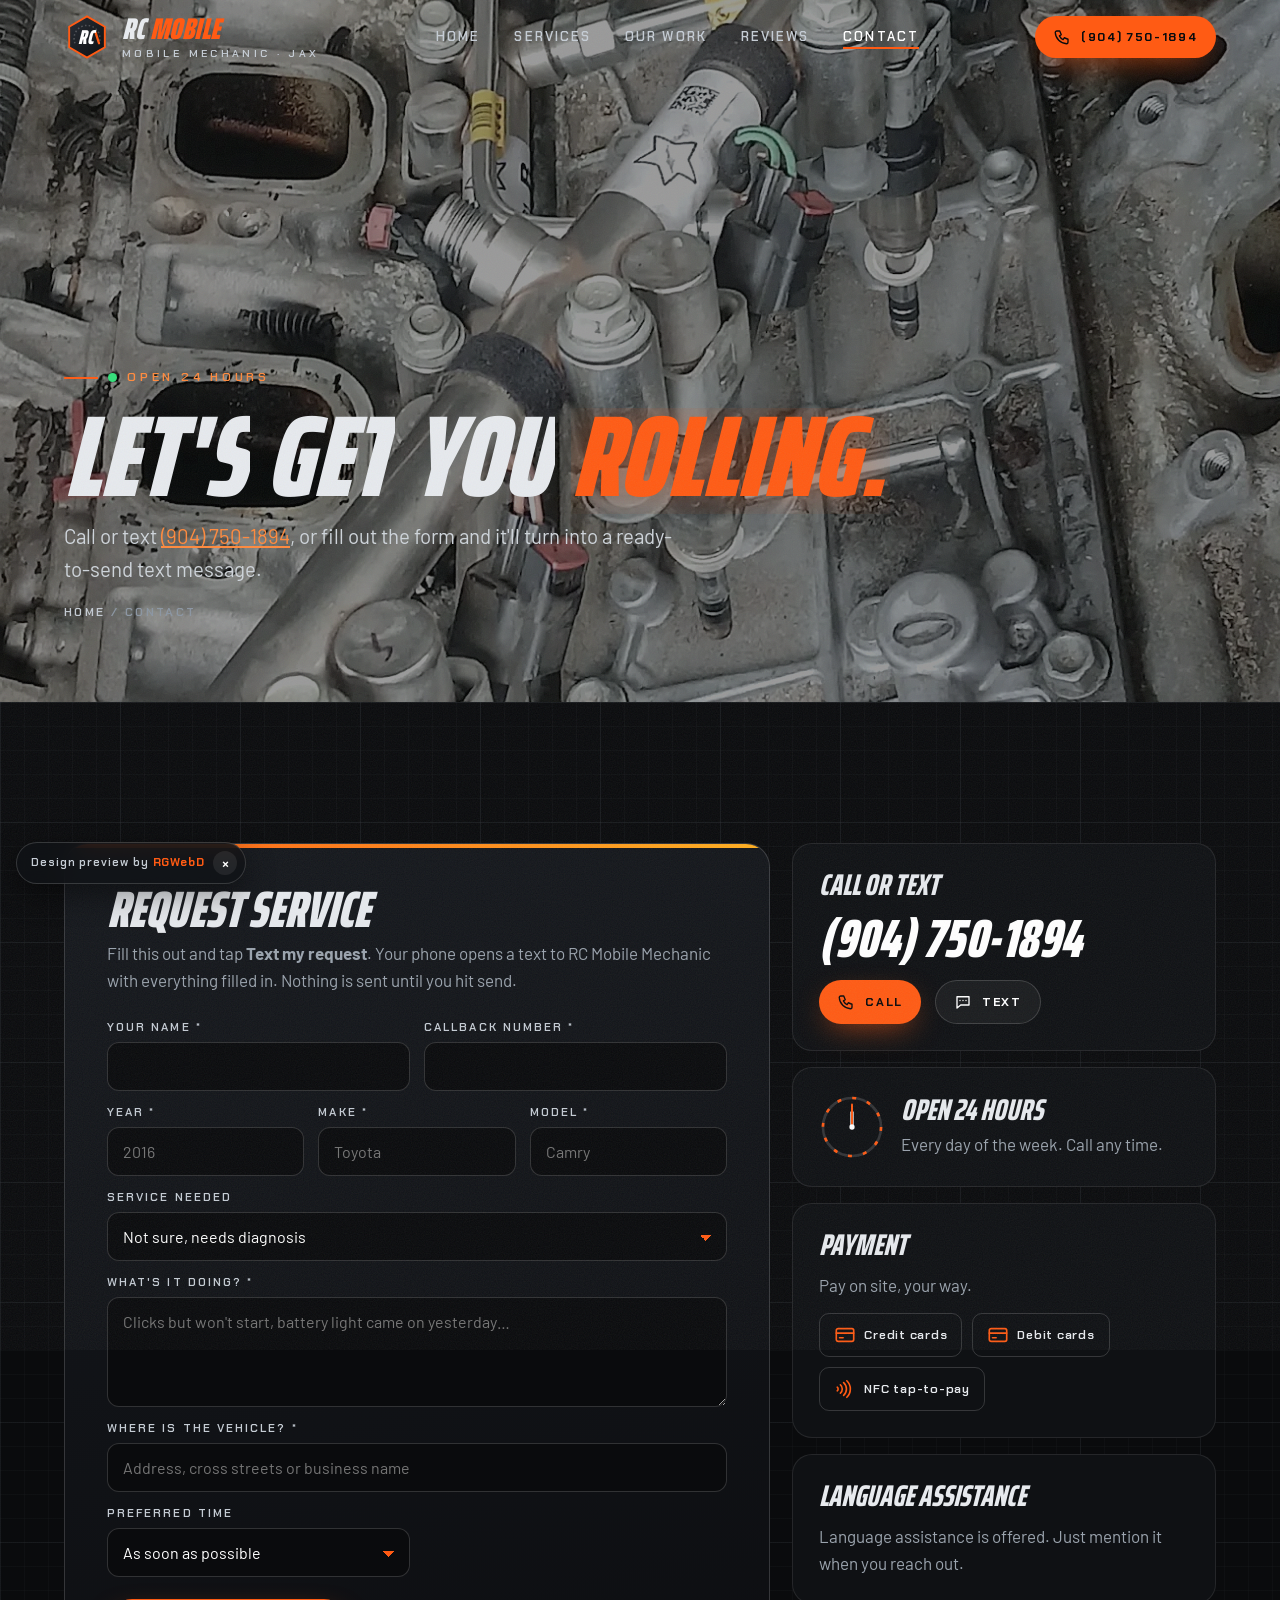
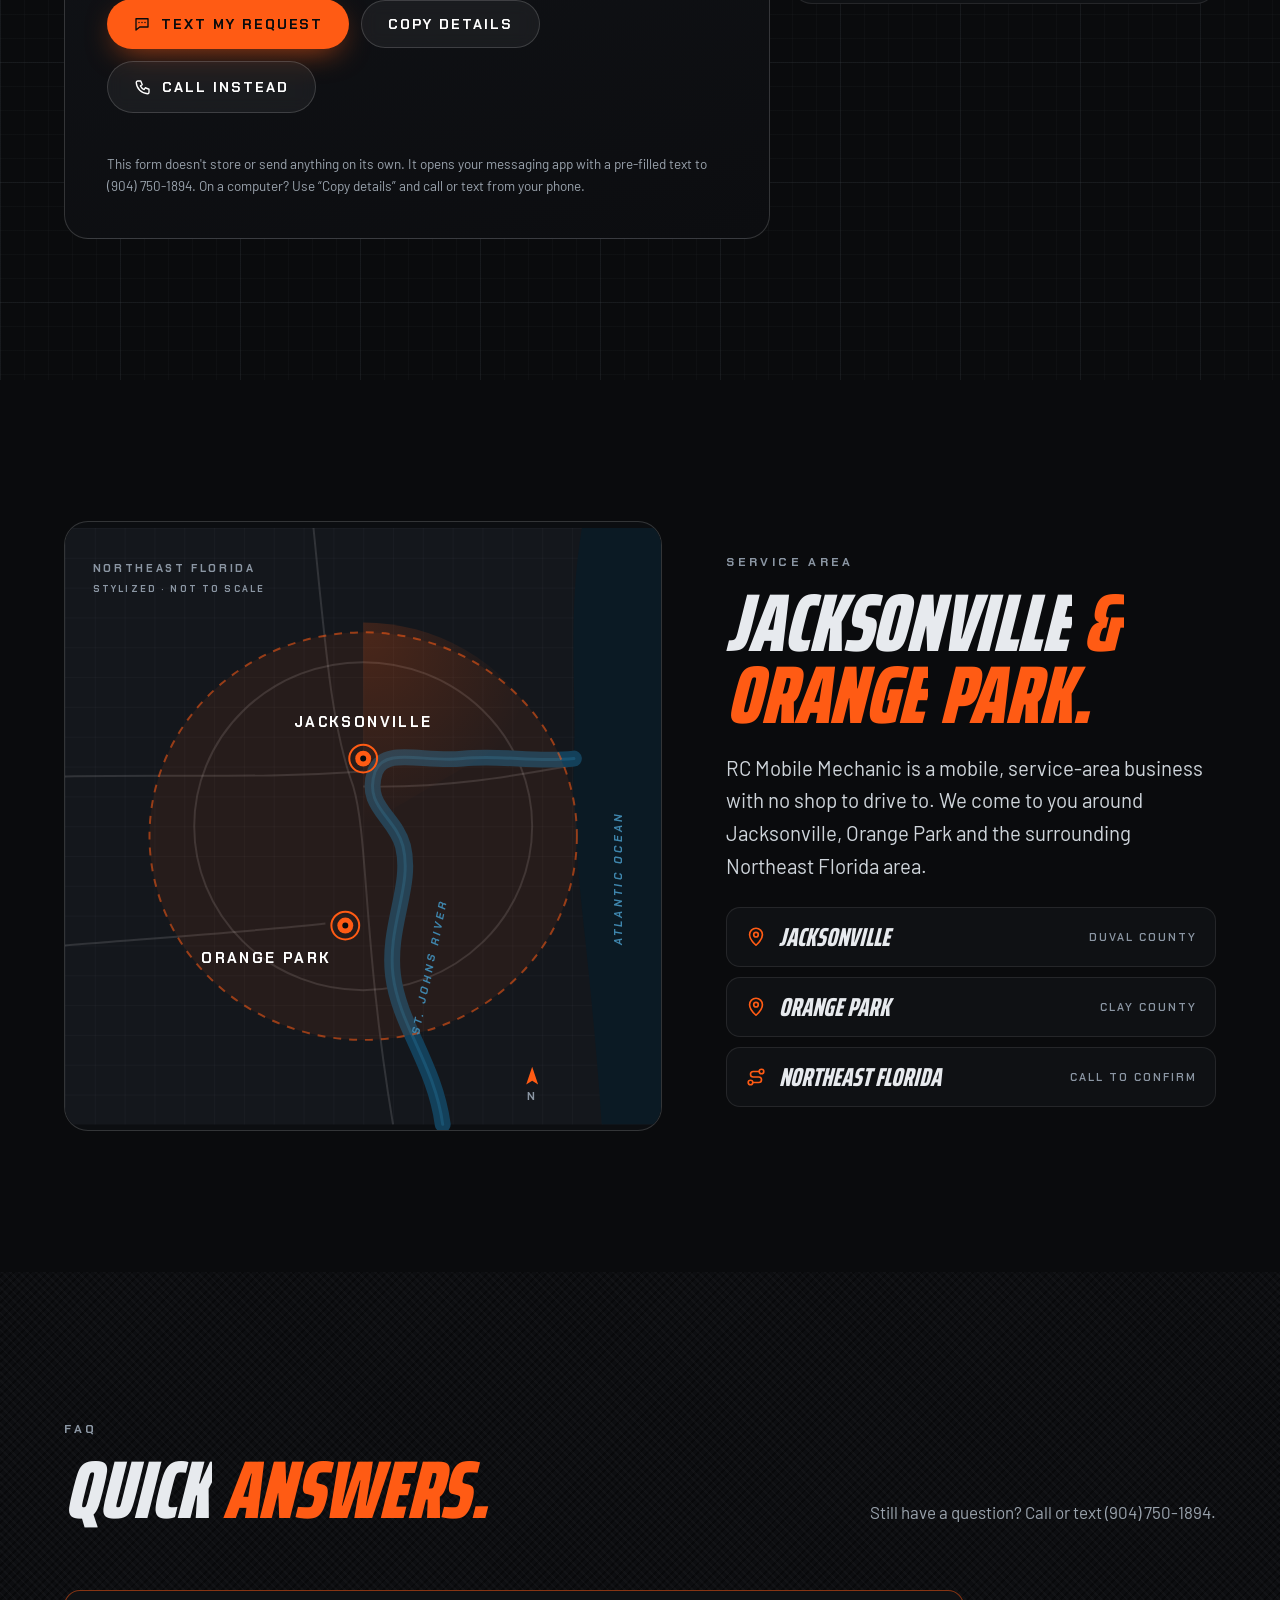
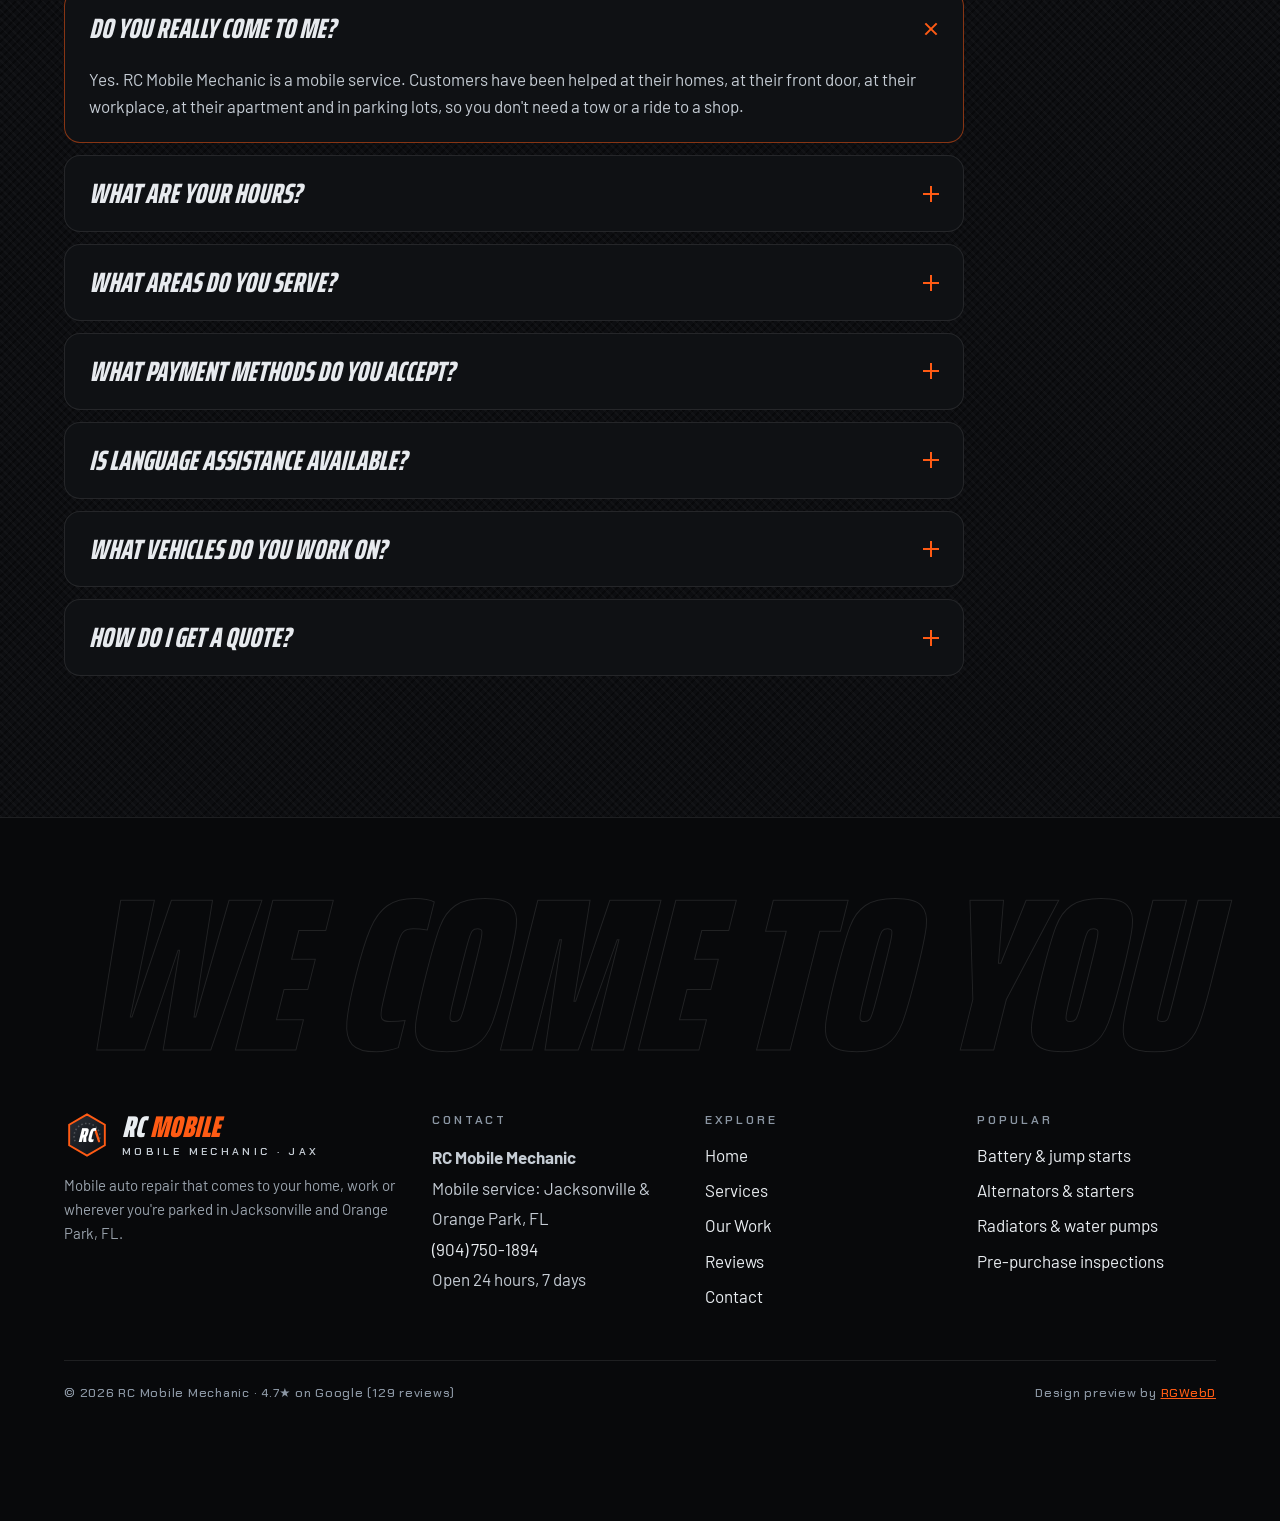
<file: contact.html>
<!doctype html>
<html lang="en">
<head>
<meta charset="utf-8">
<meta name="viewport" content="width=device-width, initial-scale=1, viewport-fit=cover">
<title>Request Service | Contact RC Mobile Mechanic | (904) 750-1894 | Jacksonville &amp; Orange Park</title>
<meta name="description" content="Request mobile auto repair from RC Mobile Mechanic. Call or text (904) 750-1894, open 24 hours. Serving Jacksonville, Orange Park and Northeast Florida. Credit, debit and tap-to-pay accepted.">
<link rel="canonical" href="https://rgwebd.github.io/rcmobilemechanic/contact.html">
<meta name="theme-color" content="#0a0b0d">
<meta property="og:type" content="website"><meta property="og:site_name" content="RC Mobile Mechanic"><meta property="og:title" content="Request Service | Contact RC Mobile Mechanic | (904) 750-1894 | Jacksonville &amp; Orange Park"><meta property="og:description" content="Request mobile auto repair from RC Mobile Mechanic. Call or text (904) 750-1894, open 24 hours. Serving Jacksonville, Orange Park and Northeast Florida. Credit, debit and tap-to-pay accepted."><meta property="og:url" content="https://rgwebd.github.io/rcmobilemechanic/contact.html"><meta property="og:image" content="https://rgwebd.github.io/rcmobilemechanic/img/og.jpg"><meta property="og:image:width" content="1200"><meta property="og:image:height" content="630"><meta property="og:image:alt" content="RC Mobile Mechanic, mobile auto repair in Jacksonville and Orange Park, FL">
<meta name="twitter:card" content="summary_large_image"><meta name="twitter:title" content="Request Service | Contact RC Mobile Mechanic | (904) 750-1894 | Jacksonville &amp; Orange Park"><meta name="twitter:description" content="Request mobile auto repair from RC Mobile Mechanic. Call or text (904) 750-1894, open 24 hours. Serving Jacksonville, Orange Park and Northeast Florida. Credit, debit and tap-to-pay accepted."><meta name="twitter:image" content="https://rgwebd.github.io/rcmobilemechanic/img/og.jpg">
<link rel="icon" href="favicon.svg" type="image/svg+xml"><link rel="apple-touch-icon" href="apple-touch-icon.png">
<link rel="alternate" type="text/plain" href="llms.txt" title="LLM summary">
<link rel="preconnect" href="https://fonts.googleapis.com"><link rel="preconnect" href="https://fonts.gstatic.com" crossorigin><link href="https://fonts.googleapis.com/css2?family=Barlow:wght@400;500;600;700&family=Chakra+Petch:wght@500;600;700&family=Saira+Extra+Condensed:wght@700;800;900&display=swap" rel="stylesheet">
<link rel="preload" as="image" href="img/fuel-injectors.webp" imagesrcset="img/fuel-injectors-sm.webp 800w, img/fuel-injectors.webp 1600w" imagesizes="100vw">
<link rel="stylesheet" href="styles.css">
<script type="application/ld+json">{"@context": "https://schema.org", "@type": ["AutoRepair", "LocalBusiness"], "@id": "https://rgwebd.github.io/rcmobilemechanic/#business", "name": "RC Mobile Mechanic", "description": "Mobile mechanic serving Jacksonville and Orange Park, Florida. Repairs done at your home, work or wherever your vehicle is parked. Open 24 hours.", "url": "https://rgwebd.github.io/rcmobilemechanic/", "telephone": "+1-904-750-1894", "image": ["https://rgwebd.github.io/rcmobilemechanic/img/water-pump-pulleys.webp", "https://rgwebd.github.io/rcmobilemechanic/img/bmw-driveway-repair.webp"], "logo": "https://rgwebd.github.io/rcmobilemechanic/favicon.svg", "areaServed": [{"@type": "City", "name": "Jacksonville", "containedInPlace": {"@type": "State", "name": "Florida"}}, {"@type": "City", "name": "Orange Park", "containedInPlace": {"@type": "State", "name": "Florida"}}, {"@type": "Place", "name": "Northeast Florida"}], "address": {"@type": "PostalAddress", "addressLocality": "Jacksonville", "addressRegion": "FL", "addressCountry": "US"}, "geo": {"@type": "GeoCoordinates", "latitude": 30.2215, "longitude": -81.6576}, "openingHoursSpecification": [{"@type": "OpeningHoursSpecification", "dayOfWeek": ["Monday", "Tuesday", "Wednesday", "Thursday", "Friday", "Saturday", "Sunday"], "opens": "00:00", "closes": "23:59"}], "openingHours": "Mo-Su 00:00-23:59", "paymentAccepted": "Credit Card, Debit Card, NFC Mobile Payments", "aggregateRating": {"@type": "AggregateRating", "ratingValue": "4.7", "reviewCount": "129", "bestRating": "5"}, "hasOfferCatalog": {"@type": "OfferCatalog", "name": "Mobile auto repair services", "itemListElement": [{"@type": "Offer", "itemOffered": {"@type": "Service", "name": "Diagnostics"}}, {"@type": "Offer", "itemOffered": {"@type": "Service", "name": "Oil Change"}}, {"@type": "Offer", "itemOffered": {"@type": "Service", "name": "Battery Replacement"}}, {"@type": "Offer", "itemOffered": {"@type": "Service", "name": "Jump Starts"}}, {"@type": "Offer", "itemOffered": {"@type": "Service", "name": "Alternator"}}, {"@type": "Offer", "itemOffered": {"@type": "Service", "name": "Starter"}}, {"@type": "Offer", "itemOffered": {"@type": "Service", "name": "Radiator"}}, {"@type": "Offer", "itemOffered": {"@type": "Service", "name": "Coolant Exchange"}}, {"@type": "Offer", "itemOffered": {"@type": "Service", "name": "Water Pump"}}, {"@type": "Offer", "itemOffered": {"@type": "Service", "name": "Thermostat"}}, {"@type": "Offer", "itemOffered": {"@type": "Service", "name": "Spark Plugs & Ignition"}}, {"@type": "Offer", "itemOffered": {"@type": "Service", "name": "Belts & Serpentine Belts"}}, {"@type": "Offer", "itemOffered": {"@type": "Service", "name": "Brakes & Calipers"}}, {"@type": "Offer", "itemOffered": {"@type": "Service", "name": "Wheel Bearings"}}, {"@type": "Offer", "itemOffered": {"@type": "Service", "name": "A/C Service"}}, {"@type": "Offer", "itemOffered": {"@type": "Service", "name": "Control Arms"}}, {"@type": "Offer", "itemOffered": {"@type": "Service", "name": "Tires"}}, {"@type": "Offer", "itemOffered": {"@type": "Service", "name": "Pre-Purchase Inspections"}}]}, "knowsAbout": ["Diagnostics", "Oil Change", "Battery Replacement", "Jump Starts", "Alternator", "Starter", "Radiator", "Coolant Exchange", "Water Pump", "Thermostat", "Spark Plugs & Ignition", "Belts & Serpentine Belts", "Brakes & Calipers", "Wheel Bearings", "A/C Service", "Control Arms", "Tires", "Pre-Purchase Inspections"]}</script>
<script type="application/ld+json">{"@context": "https://schema.org", "@type": "WebPage", "name": "Request Service | Contact RC Mobile Mechanic | (904) 750-1894 | Jacksonville & Orange Park", "url": "https://rgwebd.github.io/rcmobilemechanic/contact.html", "description": "Request mobile auto repair from RC Mobile Mechanic. Call or text (904) 750-1894, open 24 hours. Serving Jacksonville, Orange Park and Northeast Florida. Credit, debit and tap-to-pay accepted.", "about": {"@id": "https://rgwebd.github.io/rcmobilemechanic/#business"}}</script>
<script type="application/ld+json">{"@context": "https://schema.org", "@type": "FAQPage", "mainEntity": [{"@type": "Question", "name": "Do you really come to me?", "acceptedAnswer": {"@type": "Answer", "text": "Yes. RC Mobile Mechanic is a mobile service. Customers have been helped at their homes, at their front door, at their workplace, at their apartment and in parking lots, so you don't need a tow or a ride to a shop."}}, {"@type": "Question", "name": "What are your hours?", "acceptedAnswer": {"@type": "Answer", "text": "RC Mobile Mechanic is listed as open 24 hours. Call or text (904) 750-1894 any time, day or night, and we'll let you know when we can get to you."}}, {"@type": "Question", "name": "What areas do you serve?", "acceptedAnswer": {"@type": "Answer", "text": "We serve Jacksonville, Orange Park and the surrounding Northeast Florida area. Not sure we reach you? Call or text your location and we'll confirm."}}, {"@type": "Question", "name": "What payment methods do you accept?", "acceptedAnswer": {"@type": "Answer", "text": "Credit cards, debit cards and NFC mobile payments (tap-to-pay phone wallets)."}}, {"@type": "Question", "name": "Is language assistance available?", "acceptedAnswer": {"@type": "Answer", "text": "Yes. Language assistance is offered. Just let us know when you call or text."}}, {"@type": "Question", "name": "What vehicles do you work on?", "acceptedAnswer": {"@type": "Answer", "text": "Cars, SUVs and trucks. Customers have had work done on Toyota, Honda, BMW, Mercedes, Jeep, Ram, Chevy and Hyundai vehicles. Call with your year, make and model to confirm."}}, {"@type": "Question", "name": "How do I get a quote?", "acceptedAnswer": {"@type": "Answer", "text": "Call or text (904) 750-1894 with your vehicle's year, make and model, what's going on, and where it's parked. You can also fill out the request form on this page to build that text for you."}}]}</script>
<script src="https://cosmiccallers.lovable.app/demo-track.js" data-demo="rcmobilemechanic" defer></script>
</head>
<body>
<svg width="0" height="0" style="position:absolute" aria-hidden="true"><defs><symbol id="i-phone" viewBox="0 0 24 24" fill="none" stroke="currentColor" stroke-width="1.8" stroke-linecap="round" stroke-linejoin="round"><path d="M5 4h4l2 5-2.5 1.5a11 11 0 0 0 5 5L15 13l5 2v4a2 2 0 0 1-2 2A16 16 0 0 1 3 6a2 2 0 0 1 2-2"/></symbol><symbol id="i-sms" viewBox="0 0 24 24" fill="none" stroke="currentColor" stroke-width="1.8" stroke-linecap="round" stroke-linejoin="round"><path d="M4 5h16v11H9l-5 4z"/><path d="M8 10h.01M12 10h.01M16 10h.01"/></symbol><symbol id="i-wrench" viewBox="0 0 24 24" fill="none" stroke="currentColor" stroke-width="1.8" stroke-linecap="round" stroke-linejoin="round"><path d="M14.7 6.3a4 4 0 0 0 5 5l-9.4 9.4a2.1 2.1 0 0 1-3-3l9.4-9.4a4 4 0 0 0-2-2z"/><path d="M14.7 6.3 17 4l3 3-2.3 2.3"/></symbol><symbol id="i-arrow" viewBox="0 0 24 24" fill="none" stroke="currentColor" stroke-width="1.8" stroke-linecap="round" stroke-linejoin="round"><path d="M5 12h14M13 6l6 6-6 6"/></symbol><symbol id="i-arrowl" viewBox="0 0 24 24" fill="none" stroke="currentColor" stroke-width="1.8" stroke-linecap="round" stroke-linejoin="round"><path d="M19 12H5M11 6l-6 6 6 6"/></symbol><symbol id="i-close" viewBox="0 0 24 24" fill="none" stroke="currentColor" stroke-width="1.8" stroke-linecap="round" stroke-linejoin="round"><path d="M6 6l12 12M18 6 6 18"/></symbol><symbol id="i-check" viewBox="0 0 24 24" fill="none" stroke="currentColor" stroke-width="1.8" stroke-linecap="round" stroke-linejoin="round"><path d="M5 12.5 10 17 19 7"/></symbol><symbol id="i-x" viewBox="0 0 24 24" fill="none" stroke="currentColor" stroke-width="1.8" stroke-linecap="round" stroke-linejoin="round"><path d="M7 7l10 10M17 7 7 17"/></symbol><symbol id="i-pin" viewBox="0 0 24 24" fill="none" stroke="currentColor" stroke-width="1.8" stroke-linecap="round" stroke-linejoin="round"><path d="M12 21s-7-6.2-7-11.5A7 7 0 0 1 19 9.5C19 14.8 12 21 12 21z"/><circle cx="12" cy="9.5" r="2.5"/></symbol><symbol id="i-home" viewBox="0 0 24 24" fill="none" stroke="currentColor" stroke-width="1.8" stroke-linecap="round" stroke-linejoin="round"><path d="M3 11 12 4l9 7"/><path d="M5 10v10h14V10"/><path d="M10 20v-6h4v6"/></symbol><symbol id="i-work" viewBox="0 0 24 24" fill="none" stroke="currentColor" stroke-width="1.8" stroke-linecap="round" stroke-linejoin="round"><rect x="3" y="7" width="18" height="13" rx="2"/><path d="M9 7V5h6v2M3 12h18"/></symbol><symbol id="i-lot" viewBox="0 0 24 24" fill="none" stroke="currentColor" stroke-width="1.8" stroke-linecap="round" stroke-linejoin="round"><rect x="3" y="3" width="18" height="18" rx="3"/><path d="M9 17V7h4a3 3 0 0 1 0 6H9"/></symbol><symbol id="i-diag" viewBox="0 0 24 24" fill="none" stroke="currentColor" stroke-width="1.8" stroke-linecap="round" stroke-linejoin="round"><rect x="3" y="4" width="18" height="13" rx="2"/><path d="M6 11h3l2-4 2 7 2-3h3"/><path d="M9 21h6M12 17v4"/></symbol><symbol id="i-oil" viewBox="0 0 24 24" fill="none" stroke="currentColor" stroke-width="1.8" stroke-linecap="round" stroke-linejoin="round"><path d="M12 3s6 6.5 6 11a6 6 0 0 1-12 0c0-4.5 6-11 6-11z"/><path d="M9.5 14.5a2.5 2.5 0 0 0 2.5 2.5"/></symbol><symbol id="i-battery" viewBox="0 0 24 24" fill="none" stroke="currentColor" stroke-width="1.8" stroke-linecap="round" stroke-linejoin="round"><rect x="3" y="7" width="18" height="12" rx="2"/><path d="M7 7V5h3v2M14 7V5h3v2M7 13h3M15.5 11.5v3M14 13h3"/></symbol><symbol id="i-bolt" viewBox="0 0 24 24" fill="none" stroke="currentColor" stroke-width="1.8" stroke-linecap="round" stroke-linejoin="round"><path d="M13 2 4 14h7l-1 8 9-12h-7z"/></symbol><symbol id="i-alternator" viewBox="0 0 24 24" fill="none" stroke="currentColor" stroke-width="1.8" stroke-linecap="round" stroke-linejoin="round"><circle cx="12" cy="12" r="8"/><circle cx="12" cy="12" r="3"/><path d="M12 4v5M12 15v5M4 12h5M15 12h5"/></symbol><symbol id="i-starter" viewBox="0 0 24 24" fill="none" stroke="currentColor" stroke-width="1.8" stroke-linecap="round" stroke-linejoin="round"><rect x="3" y="9" width="12" height="7" rx="2"/><path d="M15 11h4l2 1.5-2 1.5h-4M6 9V7h6v2M7 16v2M11 16v2"/></symbol><symbol id="i-radiator" viewBox="0 0 24 24" fill="none" stroke="currentColor" stroke-width="1.8" stroke-linecap="round" stroke-linejoin="round"><rect x="3" y="5" width="18" height="14" rx="1.5"/><path d="M7 5v14M11 5v14M15 5v14M19 5v14"/></symbol><symbol id="i-coolant" viewBox="0 0 24 24" fill="none" stroke="currentColor" stroke-width="1.8" stroke-linecap="round" stroke-linejoin="round"><path d="M10 3v10.5a4 4 0 1 0 4 0V3z"/><path d="M10 8h4M12 15.5v2"/><path d="M18 5c1.5 1.8 2 3 2 4a2 2 0 0 1-4 0c0-1 .5-2.2 2-4z"/></symbol><symbol id="i-pump" viewBox="0 0 24 24" fill="none" stroke="currentColor" stroke-width="1.8" stroke-linecap="round" stroke-linejoin="round"><circle cx="12" cy="12" r="9"/><path d="M12 12c0-4 2-6 4-6M12 12c4 0 6 2 6 4M12 12c0 4-2 6-4 6M12 12c-4 0-6-2-6-4"/><circle cx="12" cy="12" r="1.5"/></symbol><symbol id="i-thermo" viewBox="0 0 24 24" fill="none" stroke="currentColor" stroke-width="1.8" stroke-linecap="round" stroke-linejoin="round"><path d="M10 4a2 2 0 0 1 4 0v10a4 4 0 1 1-4 0z"/><path d="M12 9v7"/><path d="M17 6h3M17 9h2M17 12h3"/></symbol><symbol id="i-plug" viewBox="0 0 24 24" fill="none" stroke="currentColor" stroke-width="1.8" stroke-linecap="round" stroke-linejoin="round"><path d="M12 2v3"/><rect x="9" y="5" width="6" height="5" rx="1"/><path d="M8 10h8l-1 4H9z"/><path d="M10 14v4h4v-4M12 18v3M12 21h2"/></symbol><symbol id="i-belt" viewBox="0 0 24 24" fill="none" stroke="currentColor" stroke-width="1.8" stroke-linecap="round" stroke-linejoin="round"><circle cx="7" cy="8" r="4"/><circle cx="17" cy="16" r="4"/><path d="M4 11l10 8M10 5l10 8"/></symbol><symbol id="i-brake" viewBox="0 0 24 24" fill="none" stroke="currentColor" stroke-width="1.8" stroke-linecap="round" stroke-linejoin="round"><circle cx="12" cy="12" r="9"/><circle cx="12" cy="12" r="3"/><path d="M12 3a9 9 0 0 1 9 9h-4a5 5 0 0 0-5-5z" fill="currentColor" fill-opacity=".25"/></symbol><symbol id="i-bearing" viewBox="0 0 24 24" fill="none" stroke="currentColor" stroke-width="1.8" stroke-linecap="round" stroke-linejoin="round"><circle cx="12" cy="12" r="9"/><circle cx="12" cy="12" r="4"/><circle cx="12" cy="5.5" r="1.3"/><circle cx="18.5" cy="12" r="1.3"/><circle cx="12" cy="18.5" r="1.3"/><circle cx="5.5" cy="12" r="1.3"/></symbol><symbol id="i-ac" viewBox="0 0 24 24" fill="none" stroke="currentColor" stroke-width="1.8" stroke-linecap="round" stroke-linejoin="round"><path d="M12 2v20M4 7l16 10M20 7 4 17"/><path d="M9 3.5 12 6l3-2.5M9 20.5 12 18l3 2.5"/></symbol><symbol id="i-arm" viewBox="0 0 24 24" fill="none" stroke="currentColor" stroke-width="1.8" stroke-linecap="round" stroke-linejoin="round"><circle cx="5" cy="17" r="2.5"/><circle cx="19" cy="17" r="2.5"/><circle cx="12" cy="6" r="2.5"/><path d="M7 15.5 10.5 8M13.5 8 17 15.5M7.5 17h9"/></symbol><symbol id="i-tire" viewBox="0 0 24 24" fill="none" stroke="currentColor" stroke-width="1.8" stroke-linecap="round" stroke-linejoin="round"><circle cx="12" cy="12" r="9"/><circle cx="12" cy="12" r="4"/><path d="M12 3v2M12 19v2M3 12h2M19 12h2M5.6 5.6 7 7M17 17l1.4 1.4M5.6 18.4 7 17M17 7l1.4-1.4"/></symbol><symbol id="i-clip" viewBox="0 0 24 24" fill="none" stroke="currentColor" stroke-width="1.8" stroke-linecap="round" stroke-linejoin="round"><rect x="5" y="4" width="14" height="17" rx="2"/><path d="M9 4V2.5h6V4M8.5 10l1.5 1.5 3-3M8.5 16l1.5 1.5 3-3M15 10.5h1M15 16.5h1"/></symbol><symbol id="i-card" viewBox="0 0 24 24" fill="none" stroke="currentColor" stroke-width="1.8" stroke-linecap="round" stroke-linejoin="round"><rect x="2.5" y="5" width="19" height="14" rx="2"/><path d="M2.5 10h19M6 15h4"/></symbol><symbol id="i-nfc" viewBox="0 0 24 24" fill="none" stroke="currentColor" stroke-width="1.8" stroke-linecap="round" stroke-linejoin="round"><path d="M7 7.5a6 6 0 0 1 0 9M10.5 5a9.5 9.5 0 0 1 0 14M14 3a12.5 12.5 0 0 1 0 18M3.5 10a2.5 2.5 0 0 1 0 4"/></symbol><symbol id="i-globe" viewBox="0 0 24 24" fill="none" stroke="currentColor" stroke-width="1.8" stroke-linecap="round" stroke-linejoin="round"><circle cx="12" cy="12" r="9"/><path d="M3 12h18M12 3c3 3.5 3 14.5 0 18M12 3c-3 3.5-3 14.5 0 18"/></symbol><symbol id="i-clock" viewBox="0 0 24 24" fill="none" stroke="currentColor" stroke-width="1.8" stroke-linecap="round" stroke-linejoin="round"><circle cx="12" cy="12" r="9"/><path d="M12 7v5l3 2"/></symbol><symbol id="i-tow" viewBox="0 0 24 24" fill="none" stroke="currentColor" stroke-width="1.8" stroke-linecap="round" stroke-linejoin="round"><path d="M3 16V9h7l3 4h5v3"/><circle cx="7" cy="17" r="2"/><circle cx="17" cy="17" r="2"/><path d="M13 13 20 6M20 6v3"/></symbol><symbol id="i-chair" viewBox="0 0 24 24" fill="none" stroke="currentColor" stroke-width="1.8" stroke-linecap="round" stroke-linejoin="round"><path d="M7 4v8h10M7 12l-1 8M17 12l1 8M10 4h7v8"/></symbol><symbol id="i-car" viewBox="0 0 24 24" fill="none" stroke="currentColor" stroke-width="1.8" stroke-linecap="round" stroke-linejoin="round"><path d="M3 16v-4l2-5h14l2 5v4z"/><circle cx="7.5" cy="16.5" r="2"/><circle cx="16.5" cy="16.5" r="2"/><path d="M5 12h14"/></symbol><symbol id="i-star" viewBox="0 0 24 24" fill="none" stroke="currentColor" stroke-width="1.8" stroke-linecap="round" stroke-linejoin="round"><path d="m12 3 2.7 5.6 6.1.9-4.4 4.3 1 6.1L12 17l-5.4 2.9 1-6.1L3.2 9.5l6.1-.9z"/></symbol><symbol id="i-chat" viewBox="0 0 24 24" fill="none" stroke="currentColor" stroke-width="1.8" stroke-linecap="round" stroke-linejoin="round"><path d="M4 5h16v11H9l-5 4z"/></symbol><symbol id="i-shield" viewBox="0 0 24 24" fill="none" stroke="currentColor" stroke-width="1.8" stroke-linecap="round" stroke-linejoin="round"><path d="M12 3 4 6v6c0 5 3.5 8 8 9 4.5-1 8-4 8-9V6z"/><path d="m8.5 12 2.5 2.5 4.5-5"/></symbol><symbol id="i-route" viewBox="0 0 24 24" fill="none" stroke="currentColor" stroke-width="1.8" stroke-linecap="round" stroke-linejoin="round"><circle cx="6" cy="18" r="2.5"/><circle cx="18" cy="6" r="2.5"/><path d="M8.5 18H15a3 3 0 0 0 0-6H9a3 3 0 0 1 0-6h6.5"/></symbol><linearGradient id="gGrad" x1="0" x2="1"><stop offset="0" stop-color="#ff5b14"/><stop offset="1" stop-color="#ffb020"/></linearGradient></defs></svg>
<a class="skip" href="#main">Skip to content</a>
<div class="progress" aria-hidden="true"><span></span></div>
<div class="grain" aria-hidden="true"></div>
<header class="nav" role="banner"><div class="wrap">
<a class="brand" href="index.html" aria-label="RC Mobile Mechanic home"><svg viewBox="0 0 48 48" aria-hidden="true"><defs><linearGradient id="lg" x1="0" y1="0" x2="1" y2="1"><stop offset="0" stop-color="#2a2f37"/><stop offset="1" stop-color="#0d0f12"/></linearGradient></defs><path d="M24 2.5 42.6 13.25v21.5L24 45.5 5.4 34.75v-21.5z" fill="url(#lg)" stroke="#ff5b14" stroke-width="2"/><path d="M11.5 30.5a13.5 13.5 0 1 1 25 0" fill="none" stroke="rgba(255,255,255,.22)" stroke-width="1.6" stroke-dasharray="1.6 2.4"/><path d="M33 19.5 36.5 30.5" stroke="#ff5b14" stroke-width="2.4" stroke-linecap="round"/><text x="22.5" y="31.5" text-anchor="middle" font-family="Saira Extra Condensed, Impact, sans-serif" font-style="italic" font-weight="900" font-size="21" fill="#fff" letter-spacing=".5">RC</text></svg><span class="wm"><b>RC <i>Mobile</i></b><small>Mobile Mechanic · JAX</small></span></a>
<nav aria-label="Main"><ul class="menu" id="menu"><li><a href="index.html">Home</a></li><li><a href="services.html">Services</a></li><li><a href="work.html">Our Work</a></li><li><a href="reviews.html">Reviews</a></li><li><a href="contact.html" aria-current="page">Contact</a></li></ul></nav>
<div class="nav-cta"><a class="btn sm magnetic" href="tel:+19047501894"><svg aria-hidden="true"><use href="#i-phone"/></svg>(904) 750-1894</a><button class="menu-toggle" aria-expanded="false" aria-controls="menu" aria-label="Menu"><span></span><span></span></button></div>
</div></header><main id="main">
<section class="page-hero"><div class="hero-media"><img src="img/fuel-injectors.webp" srcset="img/fuel-injectors-sm.webp 800w, img/fuel-injectors.webp 1600w" sizes="100vw" alt="Intake removed showing the fuel rail and fuel injectors" fetchpriority="high" decoding="async" ></div><div class="blueprint-layer blueprint" aria-hidden="true"></div><div class="wrap">
<span class="kicker"><span class="live-dot"></span>Open 24 hours</span><h1 class="display" data-split>Let's get you <span class="o">rolling.</span></h1><p class="lead" style="max-width:620px;margin:0">Call or text <a href="tel:+19047501894" style="color:var(--orange-2)">(904) 750-1894</a>, or fill out the form and it'll turn into a ready-to-send text message.</p>
<p class="crumbs"><a href="index.html">Home</a> / Contact</p></div></section>
<section class="sec blueprint" id="request" aria-labelledby="req-h">
 <div class="wrap contact-grid">
  <form class="form reveal" id="request-form" novalidate>
   <h2 id="req-h">Request service</h2>
   <p class="sub">Fill this out and tap <strong>Text my request</strong>. Your phone opens a text to RC Mobile Mechanic with everything filled in. Nothing is sent until you hit send.</p>
   <div class="fgrid">
    <div class="field s3"><label for="name">Your name *</label><input id="name" name="name" autocomplete="name" required></div>
    <div class="field s3"><label for="phone">Callback number *</label><input id="phone" name="phone" type="tel" autocomplete="tel" inputmode="tel" required></div>
    <div class="field s2"><label for="year">Year *</label><input id="year" name="year" inputmode="numeric" maxlength="4" placeholder="2016" required></div>
    <div class="field s2"><label for="make">Make *</label><input id="make" name="make" placeholder="Toyota" required></div>
    <div class="field s2"><label for="model">Model *</label><input id="model" name="model" placeholder="Camry" required></div>
    <div class="field"><label for="service">Service needed</label><select id="service" name="service"><option value="">Not sure, needs diagnosis</option><option>Diagnostics</option><option>Oil Change</option><option>Battery Replacement</option><option>Jump Starts</option><option>Alternator</option><option>Starter</option><option>Radiator</option><option>Coolant Exchange</option><option>Water Pump</option><option>Thermostat</option><option>Spark Plugs &amp; Ignition</option><option>Belts &amp; Serpentine Belts</option><option>Brakes &amp; Calipers</option><option>Wheel Bearings</option><option>A/C Service</option><option>Control Arms</option><option>Tires</option><option>Pre-Purchase Inspections</option></select></div>
    <div class="field"><label for="issue">What's it doing? *</label><textarea id="issue" name="issue" placeholder="Clicks but won't start, battery light came on yesterday…" required></textarea></div>
    <div class="field"><label for="location">Where is the vehicle? *</label><input id="location" name="location" placeholder="Address, cross streets or business name" autocomplete="street-address" required></div>
    <div class="field s3"><label for="when">Preferred time</label><select id="when" name="when"><option>As soon as possible</option><option>Later today</option><option>Tomorrow</option><option>This week</option><option>Schedule a specific time</option></select></div>
    <div class="field s3" id="dt-field"><label for="datetime">Date &amp; time</label><input id="datetime" name="datetime" type="datetime-local"></div>
   </div>
   <div class="form-actions"><button class="btn magnetic" type="submit"><svg aria-hidden="true"><use href="#i-sms"/></svg>Text my request</button><button class="btn ghost" type="button" data-copy>Copy details</button><a class="btn ghost" href="tel:+19047501894"><svg aria-hidden="true"><use href="#i-phone"/></svg>Call instead</a></div>
   <p class="err" role="status" aria-live="polite"></p>
   <p class="form-note">This form doesn't store or send anything on its own. It opens your messaging app with a pre-filled text to (904) 750-1894. On a computer? Use “Copy details” and call or text from your phone.</p>
  </form>
  <aside class="side">
   <div class="card reveal"><h3>Call or text</h3><a class="phone-big" href="tel:+19047501894">(904) 750-1894</a><div class="hero-actions"><a class="btn sm" href="tel:+19047501894"><svg aria-hidden="true"><use href="#i-phone"/></svg>Call</a><a class="btn ghost sm" href="sms:+19047501894"><svg aria-hidden="true"><use href="#i-sms"/></svg>Text</a></div></div>
   <div class="card reveal clock"><svg viewBox="0 0 100 100" aria-hidden="true"><circle cx="50" cy="50" r="44" fill="none" stroke="rgba(255,255,255,.15)" stroke-width="4"/><circle cx="50" cy="50" r="44" fill="none" stroke="#ff5b14" stroke-width="4" stroke-dasharray="6 17.04"/><line class="hand-h" x1="50" y1="50" x2="50" y2="28" stroke="#fff" stroke-width="5" stroke-linecap="round"/><line class="hand-m" x1="50" y1="50" x2="50" y2="16" stroke="#ff5b14" stroke-width="3" stroke-linecap="round"/><circle cx="50" cy="50" r="4" fill="#fff"/></svg><div><h3 style="margin-bottom:6px">Open 24 hours</h3><p>Every day of the week. Call any time.</p></div></div>
   <div class="card reveal"><h3>Payment</h3><p>Pay on site, your way.</p><div class="pay"><span><svg aria-hidden="true"><use href="#i-card"/></svg>Credit cards</span><span><svg aria-hidden="true"><use href="#i-card"/></svg>Debit cards</span><span><svg aria-hidden="true"><use href="#i-nfc"/></svg>NFC tap-to-pay</span></div></div>
   <div class="card reveal"><h3>Language assistance</h3><p>Language assistance is offered. Just mention it when you reach out.</p></div>
  </aside>
 </div>
</section>

<section class="sec" id="area" aria-labelledby="area-h">
 <div class="wrap area">
  <div class="map clip"><svg viewBox="0 0 600 600" role="img" aria-labelledby="map-t map-d"><title id="map-t">Stylized service area map</title><desc id="map-d">Stylized map of Northeast Florida showing Jacksonville and Orange Park along the St. Johns River, near the Atlantic coast. Not to scale.</desc>
<defs><radialGradient id="sw" cx="0" cy="0" r="1"><stop offset="0" stop-color="#ff5b14" stop-opacity=".35"/><stop offset="1" stop-color="#ff5b14" stop-opacity="0"/></radialGradient>
<pattern id="mgrid" width="30" height="30" patternUnits="userSpaceOnUse"><path d="M30 0H0V30" fill="none" stroke="rgba(139,150,163,.08)"/></pattern></defs>
<rect class="land" width="600" height="600"/><rect width="600" height="600" fill="url(#mgrid)"/>
<path class="sea" d="M520 0 C505 90 515 170 512 230 C508 320 528 420 540 600 L600 600 L600 0Z"/>
<g class="roads"><path d="M250 0 C262 120 268 200 290 260 C305 310 300 420 330 600"/><path d="M300 300 m-170 0 a170 165 0 1 0 340 0 a170 165 0 1 0 -340 0"/><path d="M0 250 C120 248 200 252 300 245"/><path d="M300 260 C380 262 450 250 515 238"/><path d="M0 420 C100 412 200 405 262 398"/></g>
<path class="river" d="M380 600 C372 540 336 500 330 450 C324 400 350 360 340 320 C332 290 300 280 312 245 C322 220 360 236 400 232 C440 228 470 236 512 232"/>
<path class="river2" d="M380 600 C372 540 336 500 330 450 C324 400 350 360 340 320 C332 290 300 280 312 245 C322 220 360 236 400 232 C440 228 470 236 512 232"/>
<ellipse class="coverage" cx="300" cy="310" rx="215" ry="205"/>
<g class="sweep"><path d="M300 300 L300 95 A205 205 0 0 1 477 197Z" fill="url(#sw)" opacity=".5"/></g>
<g class="pin"><circle class="pulse" cx="300" cy="232" r="14"/><circle class="core" cx="300" cy="232" r="8"/><circle cx="300" cy="232" r="3" fill="#0a0b0d"/></g>
<g class="pin"><circle class="pulse" cx="282" cy="400" r="14" style="animation-delay:1.2s"/><circle class="core" cx="282" cy="400" r="8"/><circle cx="282" cy="400" r="3" fill="#0a0b0d"/></g>
<text x="300" y="200" text-anchor="middle">Jacksonville</text><text x="268" y="438" text-anchor="end">Orange Park</text>
<text class="water" x="356" y="510" transform="rotate(-78 356 510)">St. Johns River</text>
<text class="water" x="560" y="420" transform="rotate(-90 560 420)">Atlantic Ocean</text>
<text class="sm" x="28" y="44">Northeast Florida</text><text class="sm" x="28" y="64" style="font-size:9px">Stylized · not to scale</text>
<g transform="translate(470 560)"><path d="M0 -18 L6 0 L0 -4 L-6 0Z" fill="#ff5b14"/><text class="sm" x="0" y="16" text-anchor="middle">N</text></g>
</svg></div>
  <div>
   <span class="num-tag">SERVICE AREA</span>
   <h2 class="h2" id="area-h" data-split>Jacksonville <span class="o">&amp; Orange Park.</span></h2>
   <p class="lead">RC Mobile Mechanic is a mobile, service-area business with no shop to drive to. We come to you around Jacksonville, Orange Park and the surrounding Northeast Florida area.</p>
   <ul class="area-list">
    <li class="reveal-x"><svg aria-hidden="true"><use href="#i-pin"/></svg>Jacksonville<small>Duval County</small></li>
    <li class="reveal-x"><svg aria-hidden="true"><use href="#i-pin"/></svg>Orange Park<small>Clay County</small></li>
    <li class="reveal-x"><svg aria-hidden="true"><use href="#i-route"/></svg>Northeast Florida<small>Call to confirm</small></li>
   </ul>
  </div>
 </div>
</section>

<section class="sec carbon" id="faq" aria-labelledby="faq-h">
 <div class="wrap">
  <div class="sec-head"><div><span class="num-tag">FAQ</span><h2 class="h2" id="faq-h" data-split>Quick <span class="o">answers.</span></h2></div><p>Still have a question? Call or text (904) 750-1894.</p></div>
  <div class="faq"><details class="reveal" open><summary>Do you really come to me?</summary><div class="ans"><p>Yes. RC Mobile Mechanic is a mobile service. Customers have been helped at their homes, at their front door, at their workplace, at their apartment and in parking lots, so you don&#x27;t need a tow or a ride to a shop.</p></div></details><details class="reveal"><summary>What are your hours?</summary><div class="ans"><p>RC Mobile Mechanic is listed as open 24 hours. Call or text (904) 750-1894 any time, day or night, and we&#x27;ll let you know when we can get to you.</p></div></details><details class="reveal"><summary>What areas do you serve?</summary><div class="ans"><p>We serve Jacksonville, Orange Park and the surrounding Northeast Florida area. Not sure we reach you? Call or text your location and we&#x27;ll confirm.</p></div></details><details class="reveal"><summary>What payment methods do you accept?</summary><div class="ans"><p>Credit cards, debit cards and NFC mobile payments (tap-to-pay phone wallets).</p></div></details><details class="reveal"><summary>Is language assistance available?</summary><div class="ans"><p>Yes. Language assistance is offered. Just let us know when you call or text.</p></div></details><details class="reveal"><summary>What vehicles do you work on?</summary><div class="ans"><p>Cars, SUVs and trucks. Customers have had work done on Toyota, Honda, BMW, Mercedes, Jeep, Ram, Chevy and Hyundai vehicles. Call with your year, make and model to confirm.</p></div></details><details class="reveal"><summary>How do I get a quote?</summary><div class="ans"><p>Call or text (904) 750-1894 with your vehicle&#x27;s year, make and model, what&#x27;s going on, and where it&#x27;s parked. You can also fill out the request form on this page to build that text for you.</p></div></details></div>
 </div>
</section>
</main><footer role="contentinfo">
<p class="giant" aria-hidden="true">We Come To You</p>
<div class="wrap foot">
<div><a class="brand" href="index.html" aria-label="RC Mobile Mechanic home"><svg viewBox="0 0 48 48" aria-hidden="true"><defs><linearGradient id="lg" x1="0" y1="0" x2="1" y2="1"><stop offset="0" stop-color="#2a2f37"/><stop offset="1" stop-color="#0d0f12"/></linearGradient></defs><path d="M24 2.5 42.6 13.25v21.5L24 45.5 5.4 34.75v-21.5z" fill="url(#lg)" stroke="#ff5b14" stroke-width="2"/><path d="M11.5 30.5a13.5 13.5 0 1 1 25 0" fill="none" stroke="rgba(255,255,255,.22)" stroke-width="1.6" stroke-dasharray="1.6 2.4"/><path d="M33 19.5 36.5 30.5" stroke="#ff5b14" stroke-width="2.4" stroke-linecap="round"/><text x="22.5" y="31.5" text-anchor="middle" font-family="Saira Extra Condensed, Impact, sans-serif" font-style="italic" font-weight="900" font-size="21" fill="#fff" letter-spacing=".5">RC</text></svg><span class="wm"><b>RC <i>Mobile</i></b><small>Mobile Mechanic · JAX</small></span></a>
<p>Mobile auto repair that comes to your home, work or wherever you're parked in Jacksonville and Orange Park, FL.</p></div>
<div><h4>Contact</h4><address><strong>RC Mobile Mechanic</strong><br>Mobile service: Jacksonville &amp; Orange Park, FL<br><a href="tel:+19047501894">(904) 750-1894</a><br>Open 24 hours, 7 days</address></div>
<div><h4>Explore</h4><ul><li><a href="index.html">Home</a></li><li><a href="services.html">Services</a></li><li><a href="work.html">Our Work</a></li><li><a href="reviews.html">Reviews</a></li><li><a href="contact.html">Contact</a></li></ul></div>
<div><h4>Popular</h4><ul><li><a href="services.html#services">Battery &amp; jump starts</a></li><li><a href="services.html#services">Alternators &amp; starters</a></li><li><a href="services.html#services">Radiators &amp; water pumps</a></li><li><a href="services.html#services">Pre-purchase inspections</a></li></ul></div>
</div>
<div class="wrap foot-bottom"><span>© <span data-year>2026</span> RC Mobile Mechanic · 4.7★ on Google (129 reviews)</span><span>Design preview by <a href="https://github.com/RGWebD" style="color:var(--orange)">RGWebD</a></span></div>
</footer>
<nav class="callbar" aria-label="Quick contact"><a class="call" href="tel:+19047501894"><svg aria-hidden="true"><use href="#i-phone"/></svg>Call</a><a href="sms:+19047501894"><svg aria-hidden="true"><use href="#i-sms"/></svg>Text</a><a href="contact.html#request"><svg aria-hidden="true"><use href="#i-wrench"/></svg>Request</a></nav>
<div class="preview-pill" role="note"><span>Design preview by <b>RGWebD</b></span><button type="button" aria-label="Dismiss preview notice">×</button></div>
<div class="lightbox" role="dialog" aria-modal="true" aria-label="Photo viewer" aria-hidden="true"><button class="lb-btn lb-close" aria-label="Close"><svg aria-hidden="true"><use href="#i-close"/></svg></button><button class="lb-btn lb-prev" aria-label="Previous photo"><svg aria-hidden="true"><use href="#i-arrowl"/></svg></button><button class="lb-btn lb-next" aria-label="Next photo"><svg aria-hidden="true"><use href="#i-arrow"/></svg></button><img alt=""><p class="cap"></p></div>
<script src="script.js" defer></script>
</body></html>
</file>
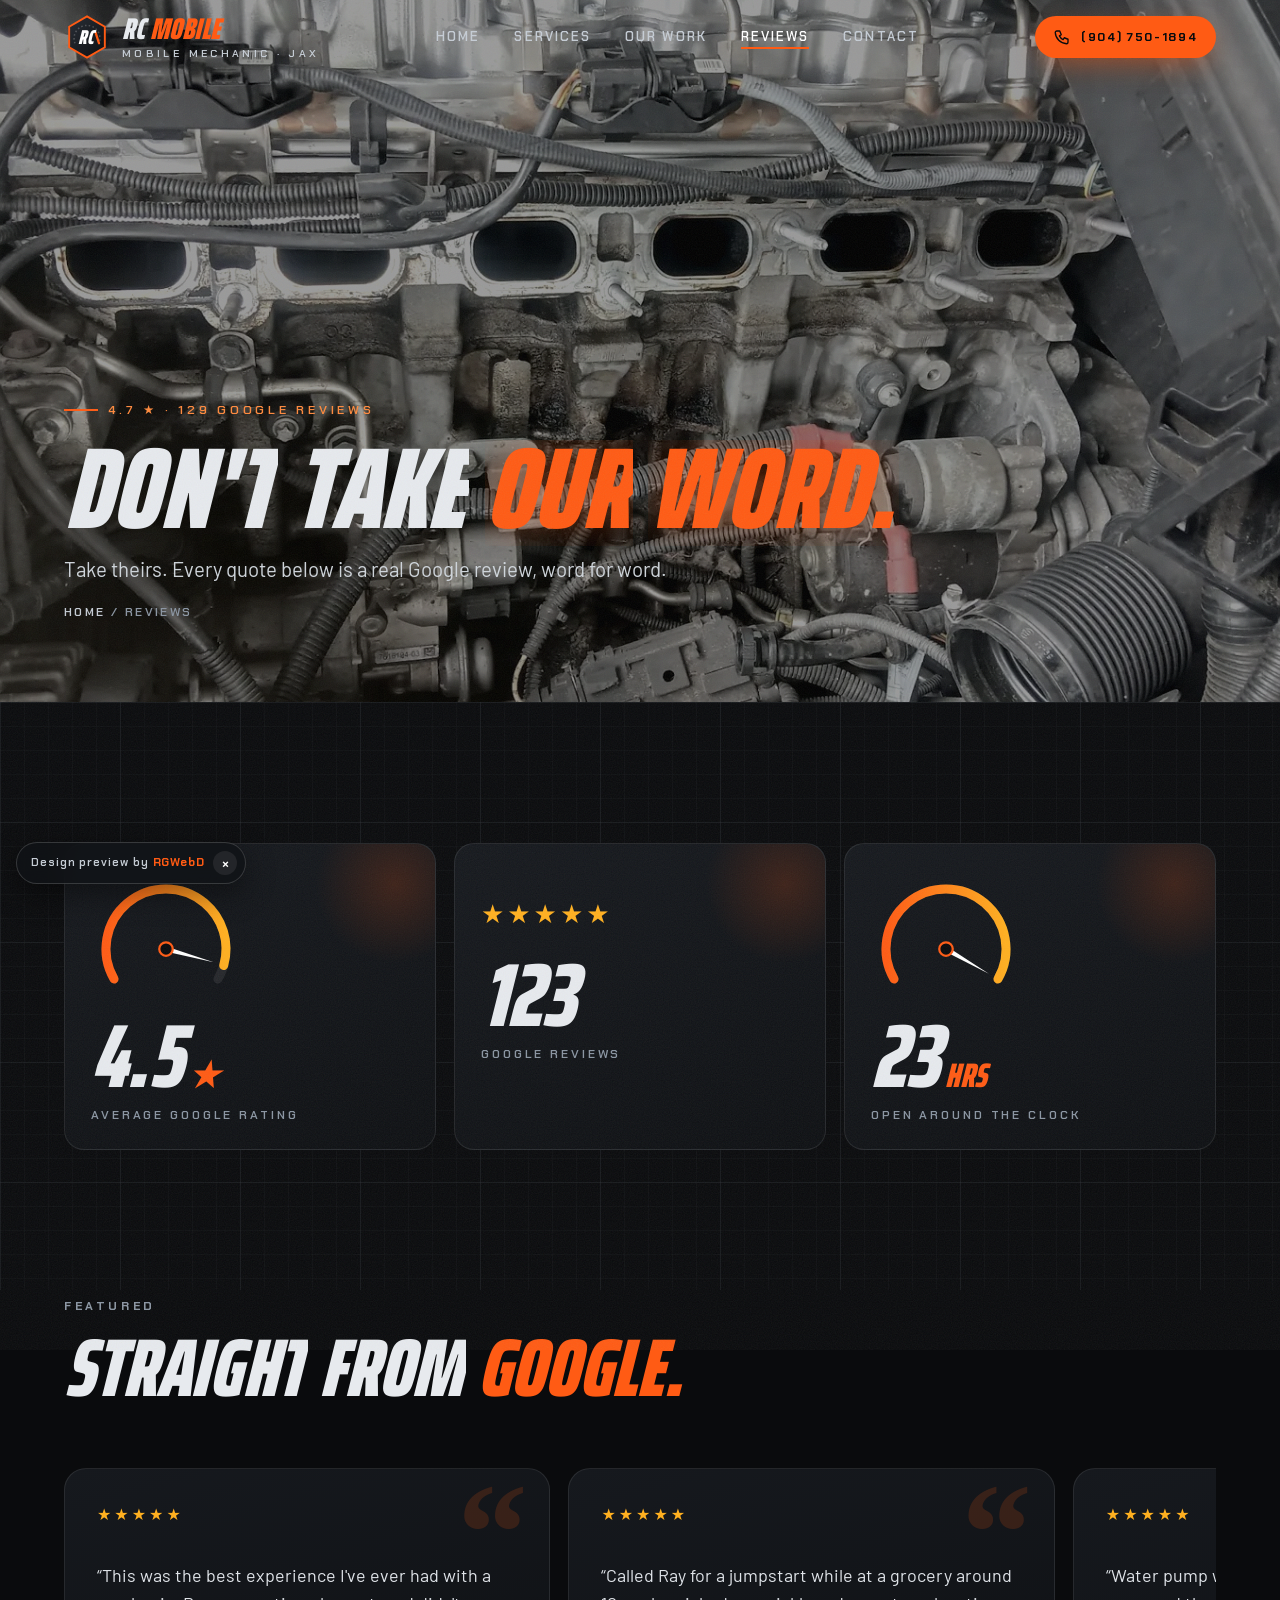
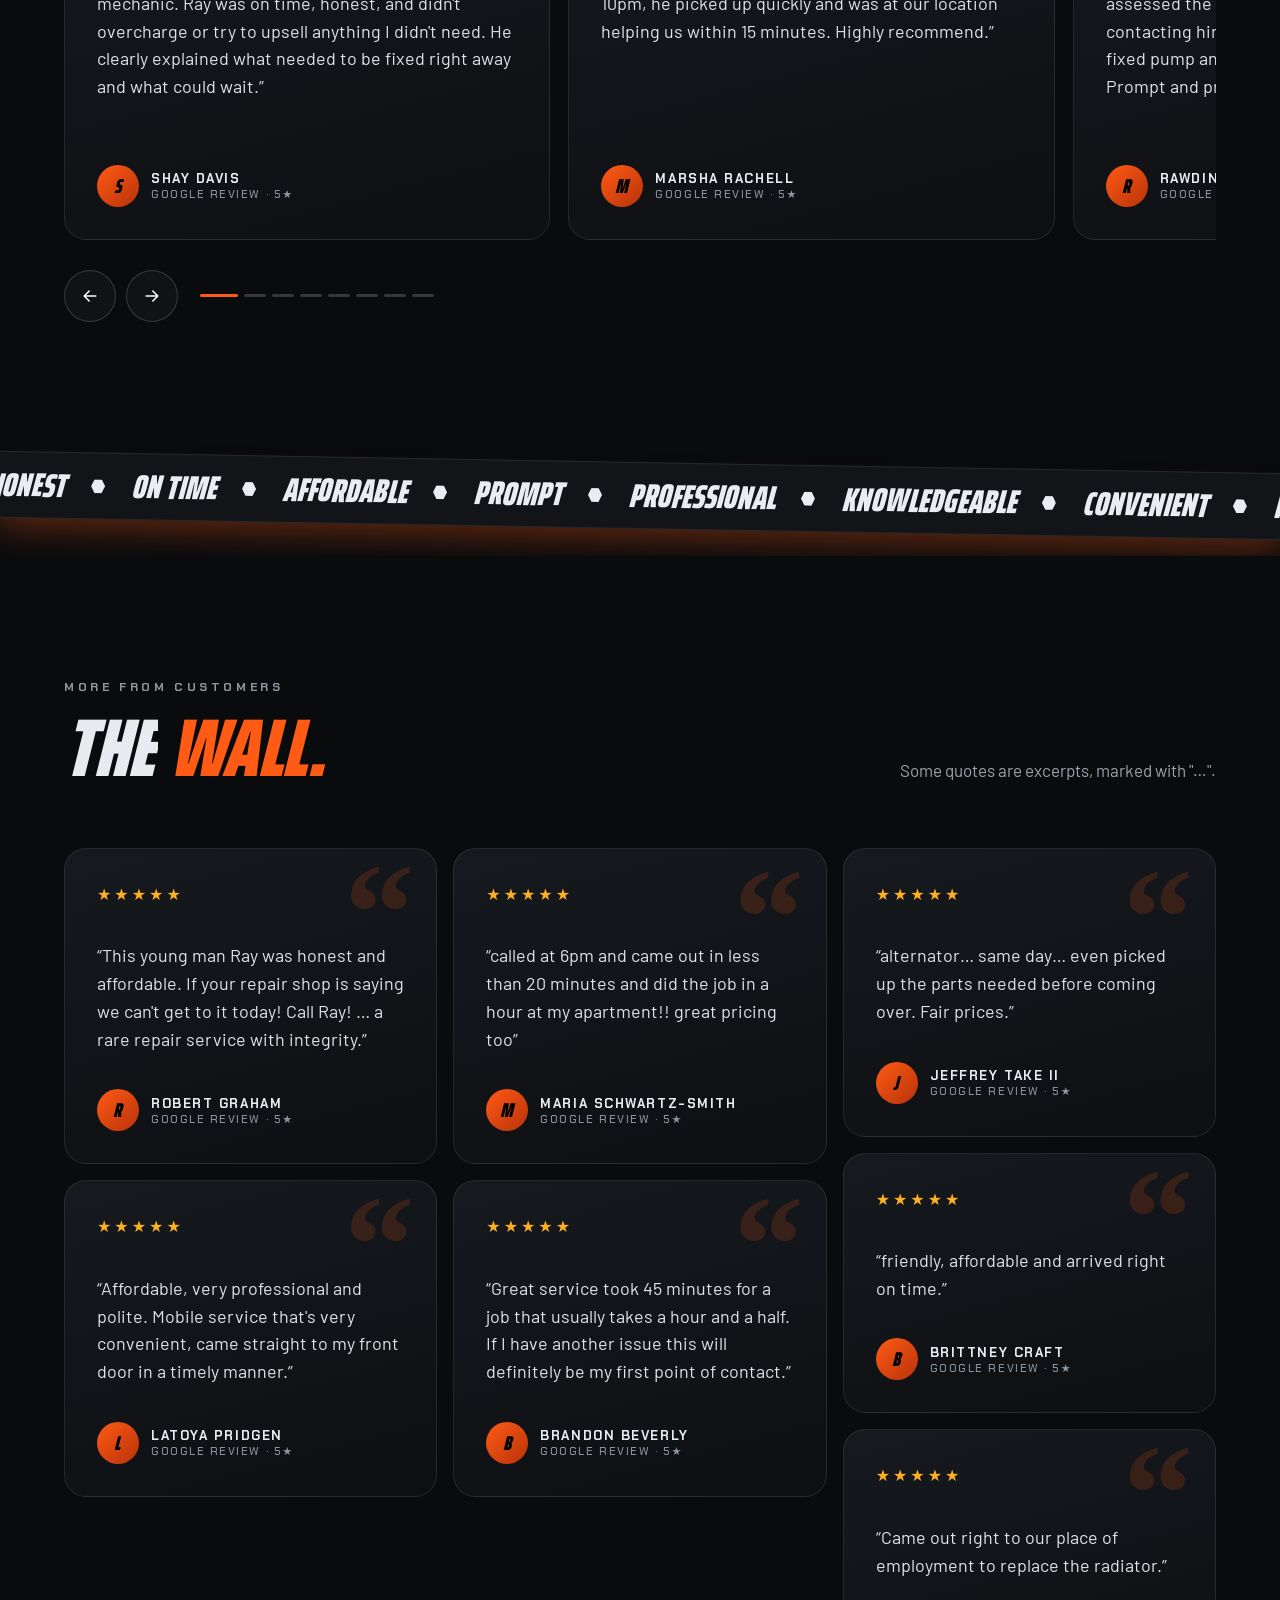
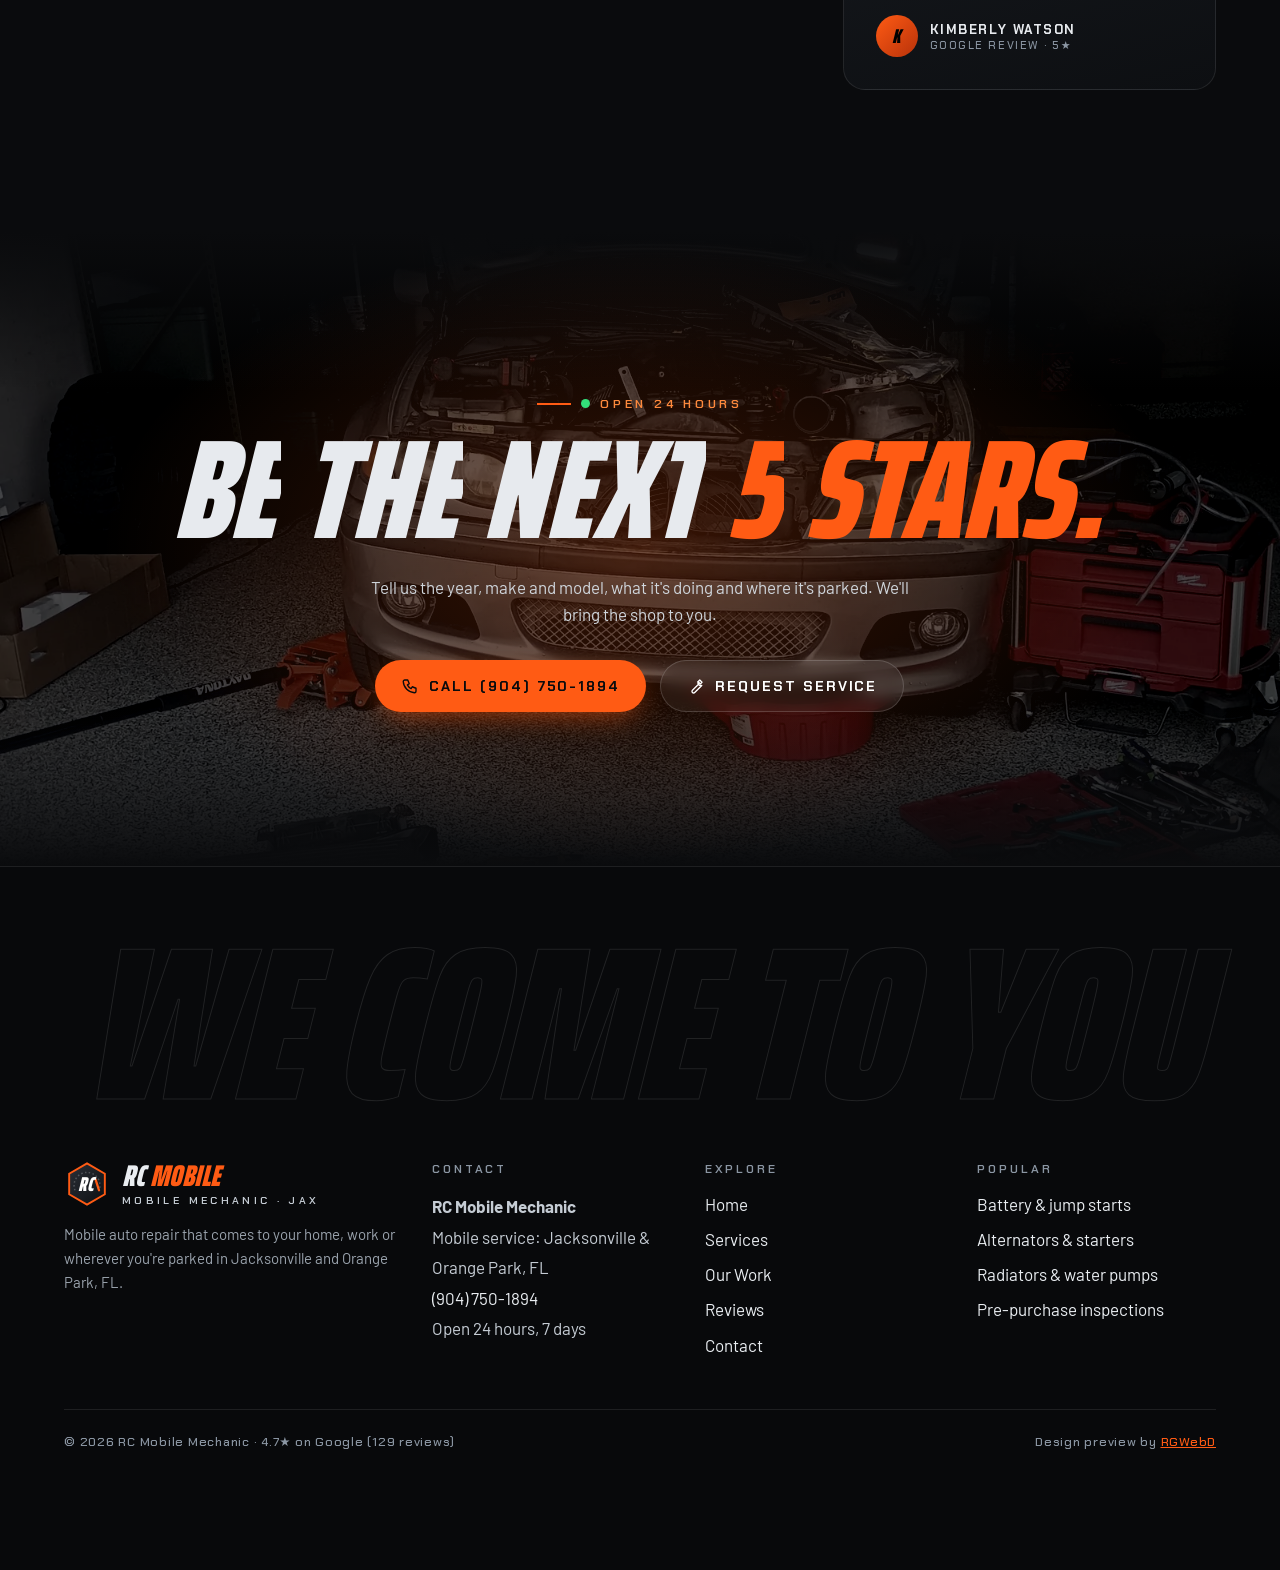
<file: reviews.html>
<!doctype html>
<html lang="en">
<head>
<meta charset="utf-8">
<meta name="viewport" content="width=device-width, initial-scale=1, viewport-fit=cover">
<title>Reviews | 4.7★ from 129 Google Reviews | RC Mobile Mechanic, Jacksonville FL</title>
<meta name="description" content="Read what Jacksonville and Orange Park drivers say about RC Mobile Mechanic: 4.7 stars from 129 Google reviews. Honest, fast, affordable mobile auto repair.">
<link rel="canonical" href="https://rgwebd.github.io/rcmobilemechanic/reviews.html">
<meta name="theme-color" content="#0a0b0d">
<meta property="og:type" content="website"><meta property="og:site_name" content="RC Mobile Mechanic"><meta property="og:title" content="Reviews | 4.7★ from 129 Google Reviews | RC Mobile Mechanic, Jacksonville FL"><meta property="og:description" content="Read what Jacksonville and Orange Park drivers say about RC Mobile Mechanic: 4.7 stars from 129 Google reviews. Honest, fast, affordable mobile auto repair."><meta property="og:url" content="https://rgwebd.github.io/rcmobilemechanic/reviews.html"><meta property="og:image" content="https://rgwebd.github.io/rcmobilemechanic/img/og.jpg"><meta property="og:image:width" content="1200"><meta property="og:image:height" content="630"><meta property="og:image:alt" content="RC Mobile Mechanic, mobile auto repair in Jacksonville and Orange Park, FL">
<meta name="twitter:card" content="summary_large_image"><meta name="twitter:title" content="Reviews | 4.7★ from 129 Google Reviews | RC Mobile Mechanic, Jacksonville FL"><meta name="twitter:description" content="Read what Jacksonville and Orange Park drivers say about RC Mobile Mechanic: 4.7 stars from 129 Google reviews. Honest, fast, affordable mobile auto repair."><meta name="twitter:image" content="https://rgwebd.github.io/rcmobilemechanic/img/og.jpg">
<link rel="icon" href="favicon.svg" type="image/svg+xml"><link rel="apple-touch-icon" href="apple-touch-icon.png">
<link rel="alternate" type="text/plain" href="llms.txt" title="LLM summary">
<link rel="preconnect" href="https://fonts.googleapis.com"><link rel="preconnect" href="https://fonts.gstatic.com" crossorigin><link href="https://fonts.googleapis.com/css2?family=Barlow:wght@400;500;600;700&family=Chakra+Petch:wght@500;600;700&family=Saira+Extra+Condensed:wght@700;800;900&display=swap" rel="stylesheet">
<link rel="preload" as="image" href="img/intake-ports.webp" imagesrcset="img/intake-ports-sm.webp 800w, img/intake-ports.webp 1600w" imagesizes="100vw">
<link rel="stylesheet" href="styles.css">
<script type="application/ld+json">{"@context": "https://schema.org", "@type": ["AutoRepair", "LocalBusiness"], "@id": "https://rgwebd.github.io/rcmobilemechanic/#business", "name": "RC Mobile Mechanic", "description": "Mobile mechanic serving Jacksonville and Orange Park, Florida. Repairs done at your home, work or wherever your vehicle is parked. Open 24 hours.", "url": "https://rgwebd.github.io/rcmobilemechanic/", "telephone": "+1-904-750-1894", "image": ["https://rgwebd.github.io/rcmobilemechanic/img/water-pump-pulleys.webp", "https://rgwebd.github.io/rcmobilemechanic/img/bmw-driveway-repair.webp"], "logo": "https://rgwebd.github.io/rcmobilemechanic/favicon.svg", "areaServed": [{"@type": "City", "name": "Jacksonville", "containedInPlace": {"@type": "State", "name": "Florida"}}, {"@type": "City", "name": "Orange Park", "containedInPlace": {"@type": "State", "name": "Florida"}}, {"@type": "Place", "name": "Northeast Florida"}], "address": {"@type": "PostalAddress", "addressLocality": "Jacksonville", "addressRegion": "FL", "addressCountry": "US"}, "geo": {"@type": "GeoCoordinates", "latitude": 30.2215, "longitude": -81.6576}, "openingHoursSpecification": [{"@type": "OpeningHoursSpecification", "dayOfWeek": ["Monday", "Tuesday", "Wednesday", "Thursday", "Friday", "Saturday", "Sunday"], "opens": "00:00", "closes": "23:59"}], "openingHours": "Mo-Su 00:00-23:59", "paymentAccepted": "Credit Card, Debit Card, NFC Mobile Payments", "aggregateRating": {"@type": "AggregateRating", "ratingValue": "4.7", "reviewCount": "129", "bestRating": "5"}, "hasOfferCatalog": {"@type": "OfferCatalog", "name": "Mobile auto repair services", "itemListElement": [{"@type": "Offer", "itemOffered": {"@type": "Service", "name": "Diagnostics"}}, {"@type": "Offer", "itemOffered": {"@type": "Service", "name": "Oil Change"}}, {"@type": "Offer", "itemOffered": {"@type": "Service", "name": "Battery Replacement"}}, {"@type": "Offer", "itemOffered": {"@type": "Service", "name": "Jump Starts"}}, {"@type": "Offer", "itemOffered": {"@type": "Service", "name": "Alternator"}}, {"@type": "Offer", "itemOffered": {"@type": "Service", "name": "Starter"}}, {"@type": "Offer", "itemOffered": {"@type": "Service", "name": "Radiator"}}, {"@type": "Offer", "itemOffered": {"@type": "Service", "name": "Coolant Exchange"}}, {"@type": "Offer", "itemOffered": {"@type": "Service", "name": "Water Pump"}}, {"@type": "Offer", "itemOffered": {"@type": "Service", "name": "Thermostat"}}, {"@type": "Offer", "itemOffered": {"@type": "Service", "name": "Spark Plugs & Ignition"}}, {"@type": "Offer", "itemOffered": {"@type": "Service", "name": "Belts & Serpentine Belts"}}, {"@type": "Offer", "itemOffered": {"@type": "Service", "name": "Brakes & Calipers"}}, {"@type": "Offer", "itemOffered": {"@type": "Service", "name": "Wheel Bearings"}}, {"@type": "Offer", "itemOffered": {"@type": "Service", "name": "A/C Service"}}, {"@type": "Offer", "itemOffered": {"@type": "Service", "name": "Control Arms"}}, {"@type": "Offer", "itemOffered": {"@type": "Service", "name": "Tires"}}, {"@type": "Offer", "itemOffered": {"@type": "Service", "name": "Pre-Purchase Inspections"}}]}, "knowsAbout": ["Diagnostics", "Oil Change", "Battery Replacement", "Jump Starts", "Alternator", "Starter", "Radiator", "Coolant Exchange", "Water Pump", "Thermostat", "Spark Plugs & Ignition", "Belts & Serpentine Belts", "Brakes & Calipers", "Wheel Bearings", "A/C Service", "Control Arms", "Tires", "Pre-Purchase Inspections"]}</script>
<script type="application/ld+json">{"@context": "https://schema.org", "@type": "WebPage", "name": "Reviews | 4.7★ from 129 Google Reviews | RC Mobile Mechanic, Jacksonville FL", "url": "https://rgwebd.github.io/rcmobilemechanic/reviews.html", "description": "Read what Jacksonville and Orange Park drivers say about RC Mobile Mechanic: 4.7 stars from 129 Google reviews. Honest, fast, affordable mobile auto repair.", "about": {"@id": "https://rgwebd.github.io/rcmobilemechanic/#business"}}</script>
<script type="application/ld+json">{"@context": "https://schema.org", "@type": "AutoRepair", "@id": "https://rgwebd.github.io/rcmobilemechanic/#business", "name": "RC Mobile Mechanic", "review": [{"@type": "Review", "author": {"@type": "Person", "name": "Shay Davis"}, "reviewRating": {"@type": "Rating", "ratingValue": "5", "bestRating": "5"}, "reviewBody": "This was the best experience I've ever had with a mechanic. Ray was on time, honest, and didn't overcharge or try to upsell anything I didn't need. He clearly explained what needed to be fixed right away and what could wait.", "publisher": {"@type": "Organization", "name": "Google"}}, {"@type": "Review", "author": {"@type": "Person", "name": "Marsha Rachell"}, "reviewRating": {"@type": "Rating", "ratingValue": "5", "bestRating": "5"}, "reviewBody": "Called Ray for a jumpstart while at a grocery around 10pm, he picked up quickly and was at our location helping us within 15 minutes. Highly recommend.", "publisher": {"@type": "Organization", "name": "Google"}}, {"@type": "Review", "author": {"@type": "Person", "name": "RAWDINI"}, "reviewRating": {"@type": "Rating", "ratingValue": "5", "bestRating": "5"}, "reviewBody": "Water pump went out on my 3500 Ram. He came and assessed the issue less than 30 minutes after contacting him. He went and picked up the parts and fixed pump and belt in less than 2 hours. Great guy. Prompt and professional.", "publisher": {"@type": "Organization", "name": "Google"}}, {"@type": "Review", "author": {"@type": "Person", "name": "Tia"}, "reviewRating": {"@type": "Rating", "ratingValue": "5", "bestRating": "5"}, "reviewBody": "The convenience of having a skilled mechanic come to me instead of dealing with a shop was a game-changer. If you're looking for honest, reliable, and top-tier service, this is the mechanic to call.", "publisher": {"@type": "Organization", "name": "Google"}}, {"@type": "Review", "author": {"@type": "Person", "name": "Harrison Breault"}, "reviewRating": {"@type": "Rating", "ratingValue": "5", "bestRating": "5"}, "reviewBody": "Ray was awesome! Got here within an hour, picked up the battery I needed, and replaced it in ten minutes. Engine turned over, car fixed. … RC Mobile Mechanic is the first place I'll call.", "publisher": {"@type": "Organization", "name": "Google"}}, {"@type": "Review", "author": {"@type": "Person", "name": "Jael Berlingeri"}, "reviewRating": {"@type": "Rating", "ratingValue": "5", "bestRating": "5"}, "reviewBody": "Amazing service! My car started leaking coolant yesterday and I called this morning and he was able to fit me in today. He diagnosed the issue and came back later in the day once we got the part required for the repair. Extremely honest …", "publisher": {"@type": "Organization", "name": "Google"}}, {"@type": "Review", "author": {"@type": "Person", "name": "Jason"}, "reviewRating": {"@type": "Rating", "ratingValue": "5", "bestRating": "5"}, "reviewBody": "Came out to do some spark plugs on my car... Rodney came out, half the cost of the dealer, found something that needed replaced (explained what and why), went and got the part. All this done with a few hours notice. Would definitely hire (and plan to) again.", "publisher": {"@type": "Organization", "name": "Google"}}, {"@type": "Review", "author": {"@type": "Person", "name": "Monjeh Cooper"}, "reviewRating": {"@type": "Rating", "ratingValue": "5", "bestRating": "5"}, "reviewBody": "Ray is the best. I needed my radiator & thermostat replaced plus a coolant fluid exchange, and I was quoted crazy amounts at firestone. Ray responded quickly and got me an appointment the next day.", "publisher": {"@type": "Organization", "name": "Google"}}, {"@type": "Review", "author": {"@type": "Person", "name": "Robert Graham"}, "reviewRating": {"@type": "Rating", "ratingValue": "5", "bestRating": "5"}, "reviewBody": "This young man Ray was honest and affordable. If your repair shop is saying we can't get to it today! Call Ray! … a rare repair service with integrity.", "publisher": {"@type": "Organization", "name": "Google"}}, {"@type": "Review", "author": {"@type": "Person", "name": "Latoya Pridgen"}, "reviewRating": {"@type": "Rating", "ratingValue": "5", "bestRating": "5"}, "reviewBody": "Affordable, very professional and polite. Mobile service that's very convenient, came straight to my front door in a timely manner.", "publisher": {"@type": "Organization", "name": "Google"}}, {"@type": "Review", "author": {"@type": "Person", "name": "Maria Schwartz-smith"}, "reviewRating": {"@type": "Rating", "ratingValue": "5", "bestRating": "5"}, "reviewBody": "called at 6pm and came out in less than 20 minutes and did the job in a hour at my apartment!! great pricing too", "publisher": {"@type": "Organization", "name": "Google"}}, {"@type": "Review", "author": {"@type": "Person", "name": "Brandon Beverly"}, "reviewRating": {"@type": "Rating", "ratingValue": "5", "bestRating": "5"}, "reviewBody": "Great service took 45 minutes for a job that usually takes a hour and a half. If I have another issue this will definitely be my first point of contact.", "publisher": {"@type": "Organization", "name": "Google"}}, {"@type": "Review", "author": {"@type": "Person", "name": "Jeffrey Take II"}, "reviewRating": {"@type": "Rating", "ratingValue": "5", "bestRating": "5"}, "reviewBody": "alternator… same day… even picked up the parts needed before coming over. Fair prices.", "publisher": {"@type": "Organization", "name": "Google"}}, {"@type": "Review", "author": {"@type": "Person", "name": "Brittney Craft"}, "reviewRating": {"@type": "Rating", "ratingValue": "5", "bestRating": "5"}, "reviewBody": "friendly, affordable and arrived right on time.", "publisher": {"@type": "Organization", "name": "Google"}}, {"@type": "Review", "author": {"@type": "Person", "name": "Kimberly Watson"}, "reviewRating": {"@type": "Rating", "ratingValue": "5", "bestRating": "5"}, "reviewBody": "Came out right to our place of employment to replace the radiator.", "publisher": {"@type": "Organization", "name": "Google"}}]}</script>
<script src="https://cosmiccallers.lovable.app/demo-track.js" data-demo="rcmobilemechanic" defer></script>
</head>
<body>
<svg width="0" height="0" style="position:absolute" aria-hidden="true"><defs><symbol id="i-phone" viewBox="0 0 24 24" fill="none" stroke="currentColor" stroke-width="1.8" stroke-linecap="round" stroke-linejoin="round"><path d="M5 4h4l2 5-2.5 1.5a11 11 0 0 0 5 5L15 13l5 2v4a2 2 0 0 1-2 2A16 16 0 0 1 3 6a2 2 0 0 1 2-2"/></symbol><symbol id="i-sms" viewBox="0 0 24 24" fill="none" stroke="currentColor" stroke-width="1.8" stroke-linecap="round" stroke-linejoin="round"><path d="M4 5h16v11H9l-5 4z"/><path d="M8 10h.01M12 10h.01M16 10h.01"/></symbol><symbol id="i-wrench" viewBox="0 0 24 24" fill="none" stroke="currentColor" stroke-width="1.8" stroke-linecap="round" stroke-linejoin="round"><path d="M14.7 6.3a4 4 0 0 0 5 5l-9.4 9.4a2.1 2.1 0 0 1-3-3l9.4-9.4a4 4 0 0 0-2-2z"/><path d="M14.7 6.3 17 4l3 3-2.3 2.3"/></symbol><symbol id="i-arrow" viewBox="0 0 24 24" fill="none" stroke="currentColor" stroke-width="1.8" stroke-linecap="round" stroke-linejoin="round"><path d="M5 12h14M13 6l6 6-6 6"/></symbol><symbol id="i-arrowl" viewBox="0 0 24 24" fill="none" stroke="currentColor" stroke-width="1.8" stroke-linecap="round" stroke-linejoin="round"><path d="M19 12H5M11 6l-6 6 6 6"/></symbol><symbol id="i-close" viewBox="0 0 24 24" fill="none" stroke="currentColor" stroke-width="1.8" stroke-linecap="round" stroke-linejoin="round"><path d="M6 6l12 12M18 6 6 18"/></symbol><symbol id="i-check" viewBox="0 0 24 24" fill="none" stroke="currentColor" stroke-width="1.8" stroke-linecap="round" stroke-linejoin="round"><path d="M5 12.5 10 17 19 7"/></symbol><symbol id="i-x" viewBox="0 0 24 24" fill="none" stroke="currentColor" stroke-width="1.8" stroke-linecap="round" stroke-linejoin="round"><path d="M7 7l10 10M17 7 7 17"/></symbol><symbol id="i-pin" viewBox="0 0 24 24" fill="none" stroke="currentColor" stroke-width="1.8" stroke-linecap="round" stroke-linejoin="round"><path d="M12 21s-7-6.2-7-11.5A7 7 0 0 1 19 9.5C19 14.8 12 21 12 21z"/><circle cx="12" cy="9.5" r="2.5"/></symbol><symbol id="i-home" viewBox="0 0 24 24" fill="none" stroke="currentColor" stroke-width="1.8" stroke-linecap="round" stroke-linejoin="round"><path d="M3 11 12 4l9 7"/><path d="M5 10v10h14V10"/><path d="M10 20v-6h4v6"/></symbol><symbol id="i-work" viewBox="0 0 24 24" fill="none" stroke="currentColor" stroke-width="1.8" stroke-linecap="round" stroke-linejoin="round"><rect x="3" y="7" width="18" height="13" rx="2"/><path d="M9 7V5h6v2M3 12h18"/></symbol><symbol id="i-lot" viewBox="0 0 24 24" fill="none" stroke="currentColor" stroke-width="1.8" stroke-linecap="round" stroke-linejoin="round"><rect x="3" y="3" width="18" height="18" rx="3"/><path d="M9 17V7h4a3 3 0 0 1 0 6H9"/></symbol><symbol id="i-diag" viewBox="0 0 24 24" fill="none" stroke="currentColor" stroke-width="1.8" stroke-linecap="round" stroke-linejoin="round"><rect x="3" y="4" width="18" height="13" rx="2"/><path d="M6 11h3l2-4 2 7 2-3h3"/><path d="M9 21h6M12 17v4"/></symbol><symbol id="i-oil" viewBox="0 0 24 24" fill="none" stroke="currentColor" stroke-width="1.8" stroke-linecap="round" stroke-linejoin="round"><path d="M12 3s6 6.5 6 11a6 6 0 0 1-12 0c0-4.5 6-11 6-11z"/><path d="M9.5 14.5a2.5 2.5 0 0 0 2.5 2.5"/></symbol><symbol id="i-battery" viewBox="0 0 24 24" fill="none" stroke="currentColor" stroke-width="1.8" stroke-linecap="round" stroke-linejoin="round"><rect x="3" y="7" width="18" height="12" rx="2"/><path d="M7 7V5h3v2M14 7V5h3v2M7 13h3M15.5 11.5v3M14 13h3"/></symbol><symbol id="i-bolt" viewBox="0 0 24 24" fill="none" stroke="currentColor" stroke-width="1.8" stroke-linecap="round" stroke-linejoin="round"><path d="M13 2 4 14h7l-1 8 9-12h-7z"/></symbol><symbol id="i-alternator" viewBox="0 0 24 24" fill="none" stroke="currentColor" stroke-width="1.8" stroke-linecap="round" stroke-linejoin="round"><circle cx="12" cy="12" r="8"/><circle cx="12" cy="12" r="3"/><path d="M12 4v5M12 15v5M4 12h5M15 12h5"/></symbol><symbol id="i-starter" viewBox="0 0 24 24" fill="none" stroke="currentColor" stroke-width="1.8" stroke-linecap="round" stroke-linejoin="round"><rect x="3" y="9" width="12" height="7" rx="2"/><path d="M15 11h4l2 1.5-2 1.5h-4M6 9V7h6v2M7 16v2M11 16v2"/></symbol><symbol id="i-radiator" viewBox="0 0 24 24" fill="none" stroke="currentColor" stroke-width="1.8" stroke-linecap="round" stroke-linejoin="round"><rect x="3" y="5" width="18" height="14" rx="1.5"/><path d="M7 5v14M11 5v14M15 5v14M19 5v14"/></symbol><symbol id="i-coolant" viewBox="0 0 24 24" fill="none" stroke="currentColor" stroke-width="1.8" stroke-linecap="round" stroke-linejoin="round"><path d="M10 3v10.5a4 4 0 1 0 4 0V3z"/><path d="M10 8h4M12 15.5v2"/><path d="M18 5c1.5 1.8 2 3 2 4a2 2 0 0 1-4 0c0-1 .5-2.2 2-4z"/></symbol><symbol id="i-pump" viewBox="0 0 24 24" fill="none" stroke="currentColor" stroke-width="1.8" stroke-linecap="round" stroke-linejoin="round"><circle cx="12" cy="12" r="9"/><path d="M12 12c0-4 2-6 4-6M12 12c4 0 6 2 6 4M12 12c0 4-2 6-4 6M12 12c-4 0-6-2-6-4"/><circle cx="12" cy="12" r="1.5"/></symbol><symbol id="i-thermo" viewBox="0 0 24 24" fill="none" stroke="currentColor" stroke-width="1.8" stroke-linecap="round" stroke-linejoin="round"><path d="M10 4a2 2 0 0 1 4 0v10a4 4 0 1 1-4 0z"/><path d="M12 9v7"/><path d="M17 6h3M17 9h2M17 12h3"/></symbol><symbol id="i-plug" viewBox="0 0 24 24" fill="none" stroke="currentColor" stroke-width="1.8" stroke-linecap="round" stroke-linejoin="round"><path d="M12 2v3"/><rect x="9" y="5" width="6" height="5" rx="1"/><path d="M8 10h8l-1 4H9z"/><path d="M10 14v4h4v-4M12 18v3M12 21h2"/></symbol><symbol id="i-belt" viewBox="0 0 24 24" fill="none" stroke="currentColor" stroke-width="1.8" stroke-linecap="round" stroke-linejoin="round"><circle cx="7" cy="8" r="4"/><circle cx="17" cy="16" r="4"/><path d="M4 11l10 8M10 5l10 8"/></symbol><symbol id="i-brake" viewBox="0 0 24 24" fill="none" stroke="currentColor" stroke-width="1.8" stroke-linecap="round" stroke-linejoin="round"><circle cx="12" cy="12" r="9"/><circle cx="12" cy="12" r="3"/><path d="M12 3a9 9 0 0 1 9 9h-4a5 5 0 0 0-5-5z" fill="currentColor" fill-opacity=".25"/></symbol><symbol id="i-bearing" viewBox="0 0 24 24" fill="none" stroke="currentColor" stroke-width="1.8" stroke-linecap="round" stroke-linejoin="round"><circle cx="12" cy="12" r="9"/><circle cx="12" cy="12" r="4"/><circle cx="12" cy="5.5" r="1.3"/><circle cx="18.5" cy="12" r="1.3"/><circle cx="12" cy="18.5" r="1.3"/><circle cx="5.5" cy="12" r="1.3"/></symbol><symbol id="i-ac" viewBox="0 0 24 24" fill="none" stroke="currentColor" stroke-width="1.8" stroke-linecap="round" stroke-linejoin="round"><path d="M12 2v20M4 7l16 10M20 7 4 17"/><path d="M9 3.5 12 6l3-2.5M9 20.5 12 18l3 2.5"/></symbol><symbol id="i-arm" viewBox="0 0 24 24" fill="none" stroke="currentColor" stroke-width="1.8" stroke-linecap="round" stroke-linejoin="round"><circle cx="5" cy="17" r="2.5"/><circle cx="19" cy="17" r="2.5"/><circle cx="12" cy="6" r="2.5"/><path d="M7 15.5 10.5 8M13.5 8 17 15.5M7.5 17h9"/></symbol><symbol id="i-tire" viewBox="0 0 24 24" fill="none" stroke="currentColor" stroke-width="1.8" stroke-linecap="round" stroke-linejoin="round"><circle cx="12" cy="12" r="9"/><circle cx="12" cy="12" r="4"/><path d="M12 3v2M12 19v2M3 12h2M19 12h2M5.6 5.6 7 7M17 17l1.4 1.4M5.6 18.4 7 17M17 7l1.4-1.4"/></symbol><symbol id="i-clip" viewBox="0 0 24 24" fill="none" stroke="currentColor" stroke-width="1.8" stroke-linecap="round" stroke-linejoin="round"><rect x="5" y="4" width="14" height="17" rx="2"/><path d="M9 4V2.5h6V4M8.5 10l1.5 1.5 3-3M8.5 16l1.5 1.5 3-3M15 10.5h1M15 16.5h1"/></symbol><symbol id="i-card" viewBox="0 0 24 24" fill="none" stroke="currentColor" stroke-width="1.8" stroke-linecap="round" stroke-linejoin="round"><rect x="2.5" y="5" width="19" height="14" rx="2"/><path d="M2.5 10h19M6 15h4"/></symbol><symbol id="i-nfc" viewBox="0 0 24 24" fill="none" stroke="currentColor" stroke-width="1.8" stroke-linecap="round" stroke-linejoin="round"><path d="M7 7.5a6 6 0 0 1 0 9M10.5 5a9.5 9.5 0 0 1 0 14M14 3a12.5 12.5 0 0 1 0 18M3.5 10a2.5 2.5 0 0 1 0 4"/></symbol><symbol id="i-globe" viewBox="0 0 24 24" fill="none" stroke="currentColor" stroke-width="1.8" stroke-linecap="round" stroke-linejoin="round"><circle cx="12" cy="12" r="9"/><path d="M3 12h18M12 3c3 3.5 3 14.5 0 18M12 3c-3 3.5-3 14.5 0 18"/></symbol><symbol id="i-clock" viewBox="0 0 24 24" fill="none" stroke="currentColor" stroke-width="1.8" stroke-linecap="round" stroke-linejoin="round"><circle cx="12" cy="12" r="9"/><path d="M12 7v5l3 2"/></symbol><symbol id="i-tow" viewBox="0 0 24 24" fill="none" stroke="currentColor" stroke-width="1.8" stroke-linecap="round" stroke-linejoin="round"><path d="M3 16V9h7l3 4h5v3"/><circle cx="7" cy="17" r="2"/><circle cx="17" cy="17" r="2"/><path d="M13 13 20 6M20 6v3"/></symbol><symbol id="i-chair" viewBox="0 0 24 24" fill="none" stroke="currentColor" stroke-width="1.8" stroke-linecap="round" stroke-linejoin="round"><path d="M7 4v8h10M7 12l-1 8M17 12l1 8M10 4h7v8"/></symbol><symbol id="i-car" viewBox="0 0 24 24" fill="none" stroke="currentColor" stroke-width="1.8" stroke-linecap="round" stroke-linejoin="round"><path d="M3 16v-4l2-5h14l2 5v4z"/><circle cx="7.5" cy="16.5" r="2"/><circle cx="16.5" cy="16.5" r="2"/><path d="M5 12h14"/></symbol><symbol id="i-star" viewBox="0 0 24 24" fill="none" stroke="currentColor" stroke-width="1.8" stroke-linecap="round" stroke-linejoin="round"><path d="m12 3 2.7 5.6 6.1.9-4.4 4.3 1 6.1L12 17l-5.4 2.9 1-6.1L3.2 9.5l6.1-.9z"/></symbol><symbol id="i-chat" viewBox="0 0 24 24" fill="none" stroke="currentColor" stroke-width="1.8" stroke-linecap="round" stroke-linejoin="round"><path d="M4 5h16v11H9l-5 4z"/></symbol><symbol id="i-shield" viewBox="0 0 24 24" fill="none" stroke="currentColor" stroke-width="1.8" stroke-linecap="round" stroke-linejoin="round"><path d="M12 3 4 6v6c0 5 3.5 8 8 9 4.5-1 8-4 8-9V6z"/><path d="m8.5 12 2.5 2.5 4.5-5"/></symbol><symbol id="i-route" viewBox="0 0 24 24" fill="none" stroke="currentColor" stroke-width="1.8" stroke-linecap="round" stroke-linejoin="round"><circle cx="6" cy="18" r="2.5"/><circle cx="18" cy="6" r="2.5"/><path d="M8.5 18H15a3 3 0 0 0 0-6H9a3 3 0 0 1 0-6h6.5"/></symbol><linearGradient id="gGrad" x1="0" x2="1"><stop offset="0" stop-color="#ff5b14"/><stop offset="1" stop-color="#ffb020"/></linearGradient></defs></svg>
<a class="skip" href="#main">Skip to content</a>
<div class="progress" aria-hidden="true"><span></span></div>
<div class="grain" aria-hidden="true"></div>
<header class="nav" role="banner"><div class="wrap">
<a class="brand" href="index.html" aria-label="RC Mobile Mechanic home"><svg viewBox="0 0 48 48" aria-hidden="true"><defs><linearGradient id="lg" x1="0" y1="0" x2="1" y2="1"><stop offset="0" stop-color="#2a2f37"/><stop offset="1" stop-color="#0d0f12"/></linearGradient></defs><path d="M24 2.5 42.6 13.25v21.5L24 45.5 5.4 34.75v-21.5z" fill="url(#lg)" stroke="#ff5b14" stroke-width="2"/><path d="M11.5 30.5a13.5 13.5 0 1 1 25 0" fill="none" stroke="rgba(255,255,255,.22)" stroke-width="1.6" stroke-dasharray="1.6 2.4"/><path d="M33 19.5 36.5 30.5" stroke="#ff5b14" stroke-width="2.4" stroke-linecap="round"/><text x="22.5" y="31.5" text-anchor="middle" font-family="Saira Extra Condensed, Impact, sans-serif" font-style="italic" font-weight="900" font-size="21" fill="#fff" letter-spacing=".5">RC</text></svg><span class="wm"><b>RC <i>Mobile</i></b><small>Mobile Mechanic · JAX</small></span></a>
<nav aria-label="Main"><ul class="menu" id="menu"><li><a href="index.html">Home</a></li><li><a href="services.html">Services</a></li><li><a href="work.html">Our Work</a></li><li><a href="reviews.html" aria-current="page">Reviews</a></li><li><a href="contact.html">Contact</a></li></ul></nav>
<div class="nav-cta"><a class="btn sm magnetic" href="tel:+19047501894"><svg aria-hidden="true"><use href="#i-phone"/></svg>(904) 750-1894</a><button class="menu-toggle" aria-expanded="false" aria-controls="menu" aria-label="Menu"><span></span><span></span></button></div>
</div></header><main id="main">
<section class="page-hero"><div class="hero-media"><img src="img/intake-ports.webp" srcset="img/intake-ports-sm.webp 800w, img/intake-ports.webp 1600w" sizes="100vw" alt="Inline-six engine with the intake manifold off and the ports exposed" fetchpriority="high" decoding="async" ></div><div class="blueprint-layer blueprint" aria-hidden="true"></div><div class="wrap">
<span class="kicker">4.7 ★ · 129 Google reviews</span><h1 class="display" data-split>Don't take <span class="o">our word.</span></h1><p class="lead" style="max-width:620px;margin:0">Take theirs. Every quote below is a real Google review, word for word.</p>
<p class="crumbs"><a href="index.html">Home</a> / Reviews</p></div></section>
<section class="sec blueprint" aria-labelledby="score-h">
 <div class="wrap">
  <h2 class="sr-only" id="score-h">Rating summary</h2>
  <div class="stats">
   <div class="stat reveal"><div class="gauge" style="--v:0.94" aria-hidden="true"><svg viewBox="0 0 200 170"><path class="g-track" d="M30.72 140.00 A80 80 0 1 1 169.28 140.00"/><path class="g-val" d="M30.72 140.00 A80 80 0 1 1 169.28 140.00"/><g class="g-needle"><path d="M100 100 L97 92 L100 34 L103 92Z" fill="#fff"/></g><circle cx="100" cy="100" r="9" fill="#0a0b0d" stroke="#ff5b14" stroke-width="3"/></svg></div><div class="big"><span data-count="4.7" data-decimals="1">4.7</span><small>★</small></div><div class="lbl">Average Google rating</div></div>
   <div class="stat reveal"><div class="stars-row" style="font-size:26px;margin:18px 0 24px" aria-hidden="true">★★★★★</div><div class="big"><span data-count="129">129</span></div><div class="lbl">Google reviews</div></div>
   <div class="stat reveal"><div class="gauge" style="--v:1" aria-hidden="true"><svg viewBox="0 0 200 170"><path class="g-track" d="M30.72 140.00 A80 80 0 1 1 169.28 140.00"/><path class="g-val" d="M30.72 140.00 A80 80 0 1 1 169.28 140.00"/><g class="g-needle"><path d="M100 100 L97 92 L100 34 L103 92Z" fill="#fff"/></g><circle cx="100" cy="100" r="9" fill="#0a0b0d" stroke="#ff5b14" stroke-width="3"/></svg></div><div class="big"><span data-count="24">24</span><small>HRS</small></div><div class="lbl">Open around the clock</div></div>
  </div>
 </div>
</section>
<section class="sec" style="padding-top:0" aria-labelledby="feat-h">
 <div class="wrap">
  <div class="sec-head"><div><span class="num-tag">FEATURED</span><h2 class="h2" id="feat-h" data-split>Straight from <span class="o">Google.</span></h2></div></div>
  <div class="carousel" data-carousel>
   <div class="car-track"><article class="review"><div class="stars-row" aria-label="5 out of 5 stars">★★★★★</div><blockquote><p>&ldquo;This was the best experience I&#x27;ve ever had with a mechanic. Ray was on time, honest, and didn&#x27;t overcharge or try to upsell anything I didn&#x27;t need. He clearly explained what needed to be fixed right away and what could wait.&rdquo;</p></blockquote><div class="who"><span class="av" aria-hidden="true">S</span><span>Shay Davis<small>Google review · 5★</small></span></div></article><article class="review"><div class="stars-row" aria-label="5 out of 5 stars">★★★★★</div><blockquote><p>&ldquo;Called Ray for a jumpstart while at a grocery around 10pm, he picked up quickly and was at our location helping us within 15 minutes. Highly recommend.&rdquo;</p></blockquote><div class="who"><span class="av" aria-hidden="true">M</span><span>Marsha Rachell<small>Google review · 5★</small></span></div></article><article class="review"><div class="stars-row" aria-label="5 out of 5 stars">★★★★★</div><blockquote><p>&ldquo;Water pump went out on my 3500 Ram. He came and assessed the issue less than 30 minutes after contacting him. He went and picked up the parts and fixed pump and belt in less than 2 hours. Great guy. Prompt and professional.&rdquo;</p></blockquote><div class="who"><span class="av" aria-hidden="true">R</span><span>RAWDINI<small>Google review · 5★</small></span></div></article><article class="review"><div class="stars-row" aria-label="5 out of 5 stars">★★★★★</div><blockquote><p>&ldquo;The convenience of having a skilled mechanic come to me instead of dealing with a shop was a game-changer. If you&#x27;re looking for honest, reliable, and top-tier service, this is the mechanic to call.&rdquo;</p></blockquote><div class="who"><span class="av" aria-hidden="true">T</span><span>Tia<small>Google review · 5★</small></span></div></article><article class="review"><div class="stars-row" aria-label="5 out of 5 stars">★★★★★</div><blockquote><p>&ldquo;Ray was awesome! Got here within an hour, picked up the battery I needed, and replaced it in ten minutes. Engine turned over, car fixed. … RC Mobile Mechanic is the first place I&#x27;ll call.&rdquo;</p></blockquote><div class="who"><span class="av" aria-hidden="true">H</span><span>Harrison Breault<small>Google review · 5★</small></span></div></article><article class="review"><div class="stars-row" aria-label="5 out of 5 stars">★★★★★</div><blockquote><p>&ldquo;Amazing service! My car started leaking coolant yesterday and I called this morning and he was able to fit me in today. He diagnosed the issue and came back later in the day once we got the part required for the repair. Extremely honest …&rdquo;</p></blockquote><div class="who"><span class="av" aria-hidden="true">J</span><span>Jael Berlingeri<small>Google review · 5★</small></span></div></article><article class="review"><div class="stars-row" aria-label="5 out of 5 stars">★★★★★</div><blockquote><p>&ldquo;Came out to do some spark plugs on my car... Rodney came out, half the cost of the dealer, found something that needed replaced (explained what and why), went and got the part. All this done with a few hours notice. Would definitely hire (and plan to) again.&rdquo;</p></blockquote><div class="who"><span class="av" aria-hidden="true">J</span><span>Jason<small>Google review · 5★</small></span></div></article><article class="review"><div class="stars-row" aria-label="5 out of 5 stars">★★★★★</div><blockquote><p>&ldquo;Ray is the best. I needed my radiator &amp; thermostat replaced plus a coolant fluid exchange, and I was quoted crazy amounts at firestone. Ray responded quickly and got me an appointment the next day.&rdquo;</p></blockquote><div class="who"><span class="av" aria-hidden="true">M</span><span>Monjeh Cooper<small>Google review · 5★</small></span></div></article></div>
   <div class="car-ctrl" style="margin-top:20px"><button class="prev" aria-label="Previous review"><svg aria-hidden="true"><use href="#i-arrowl"/></svg></button><button class="next" aria-label="Next review"><svg aria-hidden="true"><use href="#i-arrow"/></svg></button><span class="car-dots" aria-hidden="true"></span></div>
  </div>
 </div>
</section>
<div class="mq dark" aria-hidden="true"><div class="marquee dark"><div class="marquee-track"><span>Honest</span><span>On time</span><span>Affordable</span><span>Prompt</span><span>Professional</span><span>Knowledgeable</span><span>Convenient</span><span>Fast repair</span><span>Honest</span><span>On time</span><span>Affordable</span><span>Prompt</span><span>Professional</span><span>Knowledgeable</span><span>Convenient</span><span>Fast repair</span></div></div></div>
<section class="sec" aria-labelledby="wall-h">
 <div class="wrap">
  <div class="sec-head"><div><span class="num-tag">MORE FROM CUSTOMERS</span><h2 class="h2" id="wall-h" data-split>The <span class="o">wall.</span></h2></div><p>Some quotes are excerpts, marked with "…".</p></div>
  <div class="wall"><article class="review reveal"><div class="stars-row" aria-label="5 out of 5 stars">★★★★★</div><blockquote><p>&ldquo;This young man Ray was honest and affordable. If your repair shop is saying we can&#x27;t get to it today! Call Ray! … a rare repair service with integrity.&rdquo;</p></blockquote><div class="who"><span class="av" aria-hidden="true">R</span><span>Robert Graham<small>Google review · 5★</small></span></div></article><article class="review reveal"><div class="stars-row" aria-label="5 out of 5 stars">★★★★★</div><blockquote><p>&ldquo;Affordable, very professional and polite. Mobile service that&#x27;s very convenient, came straight to my front door in a timely manner.&rdquo;</p></blockquote><div class="who"><span class="av" aria-hidden="true">L</span><span>Latoya Pridgen<small>Google review · 5★</small></span></div></article><article class="review reveal"><div class="stars-row" aria-label="5 out of 5 stars">★★★★★</div><blockquote><p>&ldquo;called at 6pm and came out in less than 20 minutes and did the job in a hour at my apartment!! great pricing too&rdquo;</p></blockquote><div class="who"><span class="av" aria-hidden="true">M</span><span>Maria Schwartz-smith<small>Google review · 5★</small></span></div></article><article class="review reveal"><div class="stars-row" aria-label="5 out of 5 stars">★★★★★</div><blockquote><p>&ldquo;Great service took 45 minutes for a job that usually takes a hour and a half. If I have another issue this will definitely be my first point of contact.&rdquo;</p></blockquote><div class="who"><span class="av" aria-hidden="true">B</span><span>Brandon Beverly<small>Google review · 5★</small></span></div></article><article class="review reveal"><div class="stars-row" aria-label="5 out of 5 stars">★★★★★</div><blockquote><p>&ldquo;alternator… same day… even picked up the parts needed before coming over. Fair prices.&rdquo;</p></blockquote><div class="who"><span class="av" aria-hidden="true">J</span><span>Jeffrey Take II<small>Google review · 5★</small></span></div></article><article class="review reveal"><div class="stars-row" aria-label="5 out of 5 stars">★★★★★</div><blockquote><p>&ldquo;friendly, affordable and arrived right on time.&rdquo;</p></blockquote><div class="who"><span class="av" aria-hidden="true">B</span><span>Brittney Craft<small>Google review · 5★</small></span></div></article><article class="review reveal"><div class="stars-row" aria-label="5 out of 5 stars">★★★★★</div><blockquote><p>&ldquo;Came out right to our place of employment to replace the radiator.&rdquo;</p></blockquote><div class="who"><span class="av" aria-hidden="true">K</span><span>Kimberly Watson<small>Google review · 5★</small></span></div></article></div>
 </div>
</section>
<section class="cta" aria-labelledby="cta-h"><div class="bg" data-parallax="0.1"><img src="img/bmw-driveway-repair.webp" srcset="img/bmw-driveway-repair-sm.webp 800w, img/bmw-driveway-repair.webp 1600w" sizes="100vw" alt="BMW with the hood open in a garage, red toolbox and tools laid out on the floor" loading="lazy" decoding="async" ></div><div class="wrap">
<span class="kicker" style="justify-content:center"><span class="live-dot"></span>Open 24 hours</span>
<h2 class="h2" id="cta-h" data-split>Be the next <span class="o">5 stars.</span></h2>
<p>Tell us the year, make and model, what it's doing and where it's parked. We'll bring the shop to you.</p>
<div class="hero-actions"><a class="btn magnetic" href="tel:+19047501894"><svg aria-hidden="true"><use href="#i-phone"/></svg>Call (904) 750-1894</a><a class="btn ghost magnetic" href="contact.html#request"><svg aria-hidden="true"><use href="#i-wrench"/></svg>Request service</a></div>
</div></section>
</main><footer role="contentinfo">
<p class="giant" aria-hidden="true">We Come To You</p>
<div class="wrap foot">
<div><a class="brand" href="index.html" aria-label="RC Mobile Mechanic home"><svg viewBox="0 0 48 48" aria-hidden="true"><defs><linearGradient id="lg" x1="0" y1="0" x2="1" y2="1"><stop offset="0" stop-color="#2a2f37"/><stop offset="1" stop-color="#0d0f12"/></linearGradient></defs><path d="M24 2.5 42.6 13.25v21.5L24 45.5 5.4 34.75v-21.5z" fill="url(#lg)" stroke="#ff5b14" stroke-width="2"/><path d="M11.5 30.5a13.5 13.5 0 1 1 25 0" fill="none" stroke="rgba(255,255,255,.22)" stroke-width="1.6" stroke-dasharray="1.6 2.4"/><path d="M33 19.5 36.5 30.5" stroke="#ff5b14" stroke-width="2.4" stroke-linecap="round"/><text x="22.5" y="31.5" text-anchor="middle" font-family="Saira Extra Condensed, Impact, sans-serif" font-style="italic" font-weight="900" font-size="21" fill="#fff" letter-spacing=".5">RC</text></svg><span class="wm"><b>RC <i>Mobile</i></b><small>Mobile Mechanic · JAX</small></span></a>
<p>Mobile auto repair that comes to your home, work or wherever you're parked in Jacksonville and Orange Park, FL.</p></div>
<div><h4>Contact</h4><address><strong>RC Mobile Mechanic</strong><br>Mobile service: Jacksonville &amp; Orange Park, FL<br><a href="tel:+19047501894">(904) 750-1894</a><br>Open 24 hours, 7 days</address></div>
<div><h4>Explore</h4><ul><li><a href="index.html">Home</a></li><li><a href="services.html">Services</a></li><li><a href="work.html">Our Work</a></li><li><a href="reviews.html">Reviews</a></li><li><a href="contact.html">Contact</a></li></ul></div>
<div><h4>Popular</h4><ul><li><a href="services.html#services">Battery &amp; jump starts</a></li><li><a href="services.html#services">Alternators &amp; starters</a></li><li><a href="services.html#services">Radiators &amp; water pumps</a></li><li><a href="services.html#services">Pre-purchase inspections</a></li></ul></div>
</div>
<div class="wrap foot-bottom"><span>© <span data-year>2026</span> RC Mobile Mechanic · 4.7★ on Google (129 reviews)</span><span>Design preview by <a href="https://github.com/RGWebD" style="color:var(--orange)">RGWebD</a></span></div>
</footer>
<nav class="callbar" aria-label="Quick contact"><a class="call" href="tel:+19047501894"><svg aria-hidden="true"><use href="#i-phone"/></svg>Call</a><a href="sms:+19047501894"><svg aria-hidden="true"><use href="#i-sms"/></svg>Text</a><a href="contact.html#request"><svg aria-hidden="true"><use href="#i-wrench"/></svg>Request</a></nav>
<div class="preview-pill" role="note"><span>Design preview by <b>RGWebD</b></span><button type="button" aria-label="Dismiss preview notice">×</button></div>
<div class="lightbox" role="dialog" aria-modal="true" aria-label="Photo viewer" aria-hidden="true"><button class="lb-btn lb-close" aria-label="Close"><svg aria-hidden="true"><use href="#i-close"/></svg></button><button class="lb-btn lb-prev" aria-label="Previous photo"><svg aria-hidden="true"><use href="#i-arrowl"/></svg></button><button class="lb-btn lb-next" aria-label="Next photo"><svg aria-hidden="true"><use href="#i-arrow"/></svg></button><img alt=""><p class="cap"></p></div>
<script src="script.js" defer></script>
</body></html>
</file>
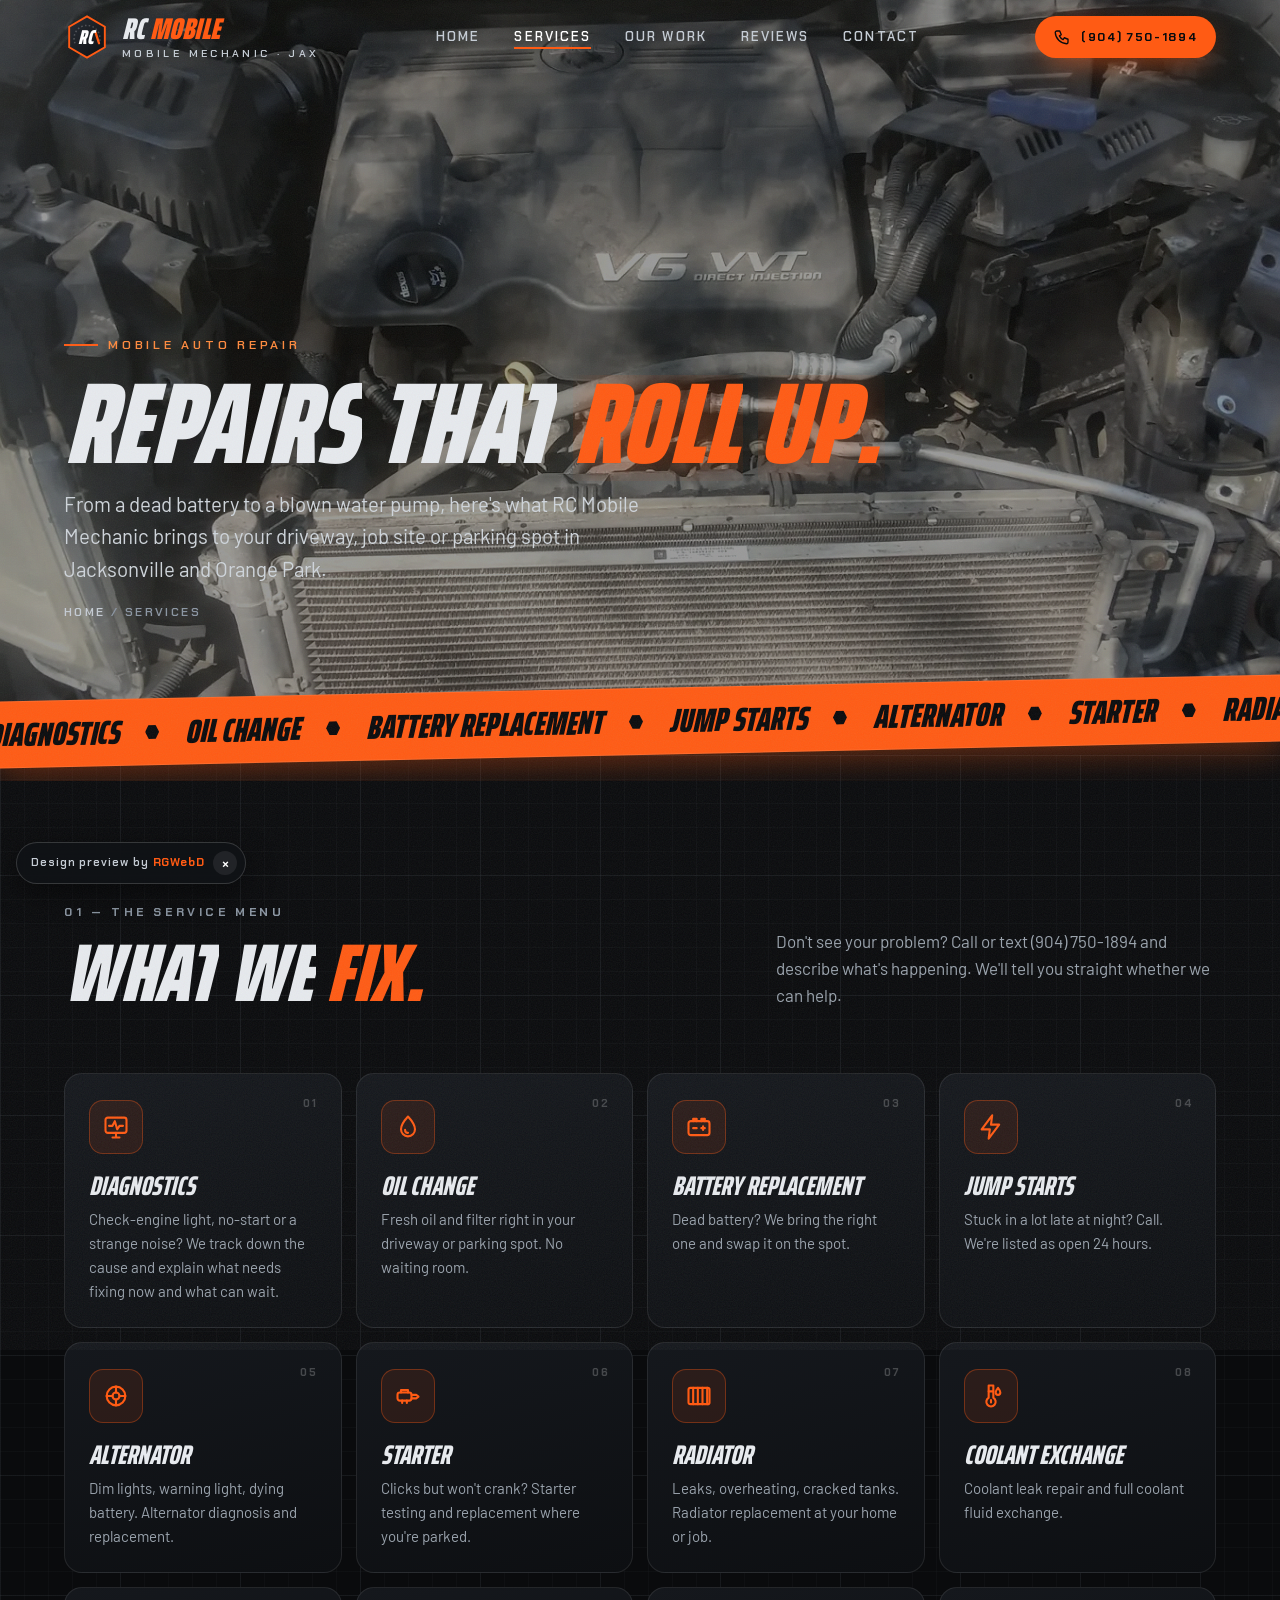
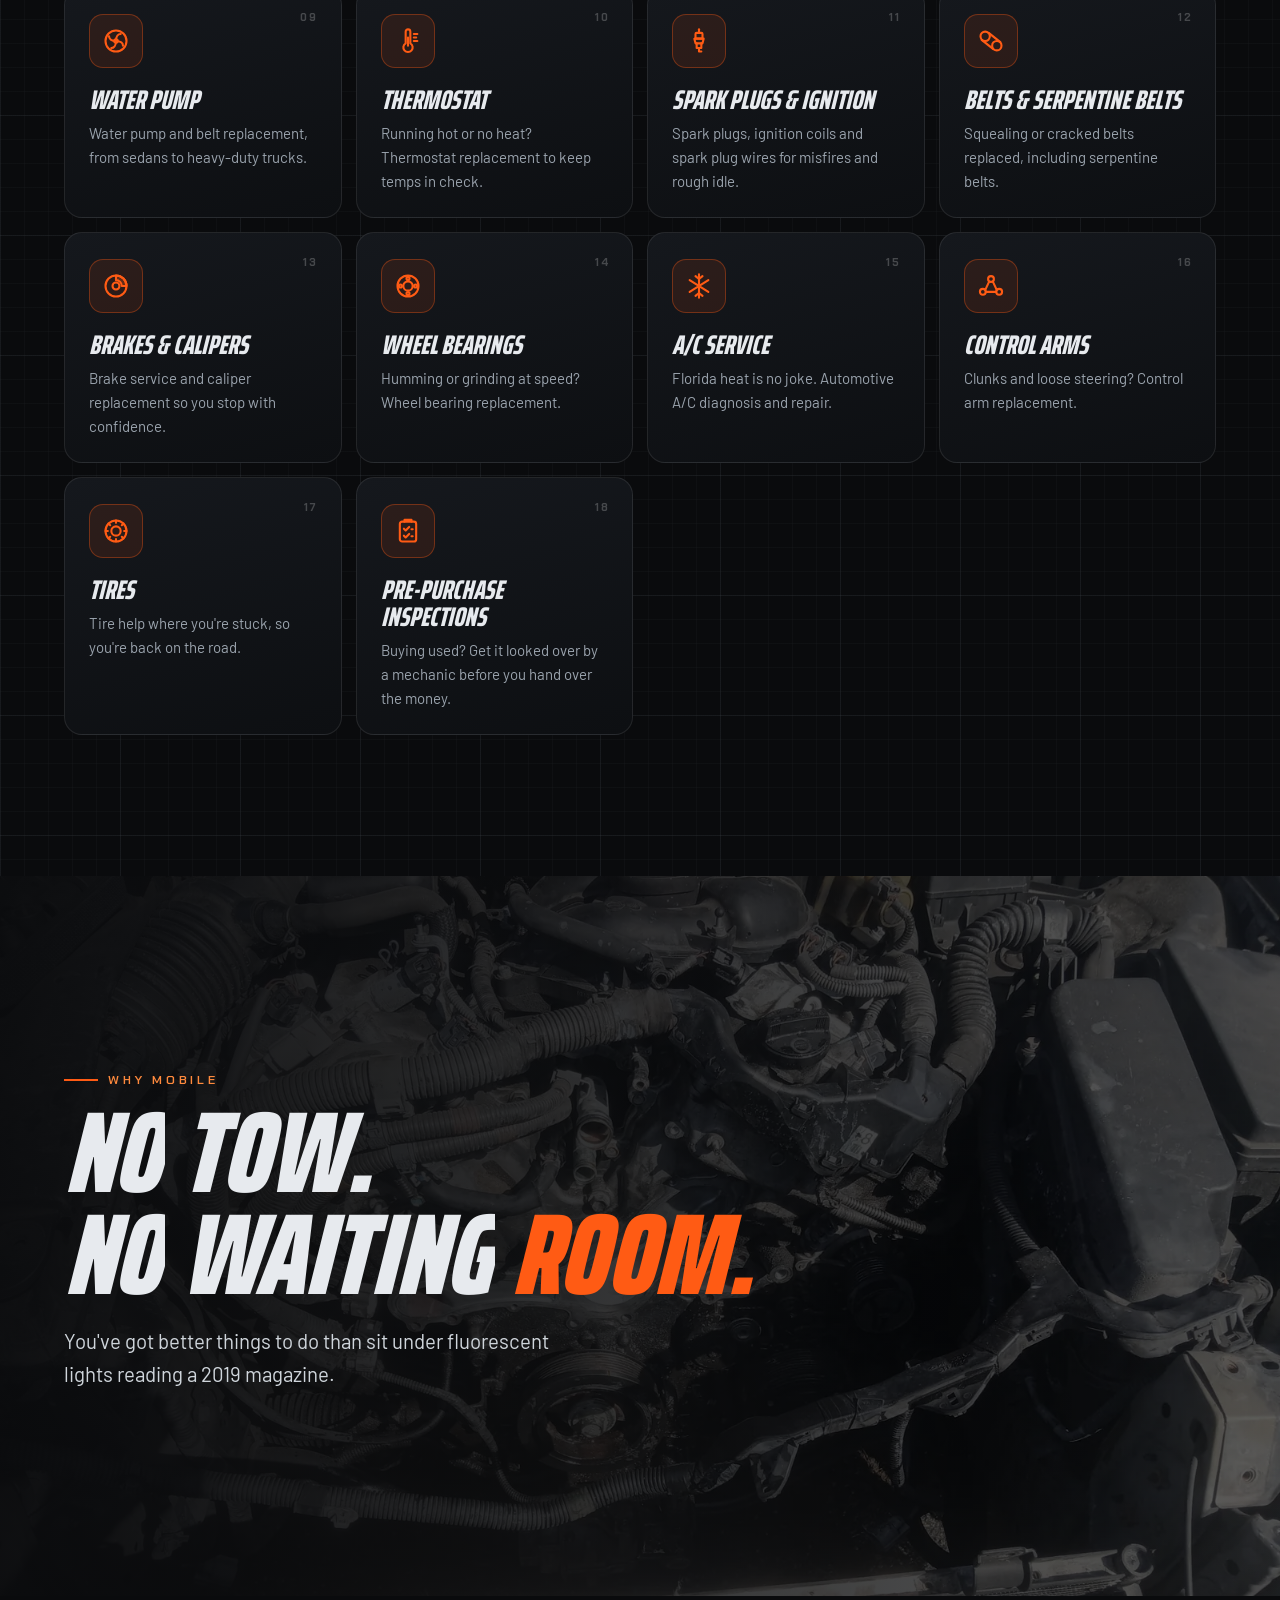
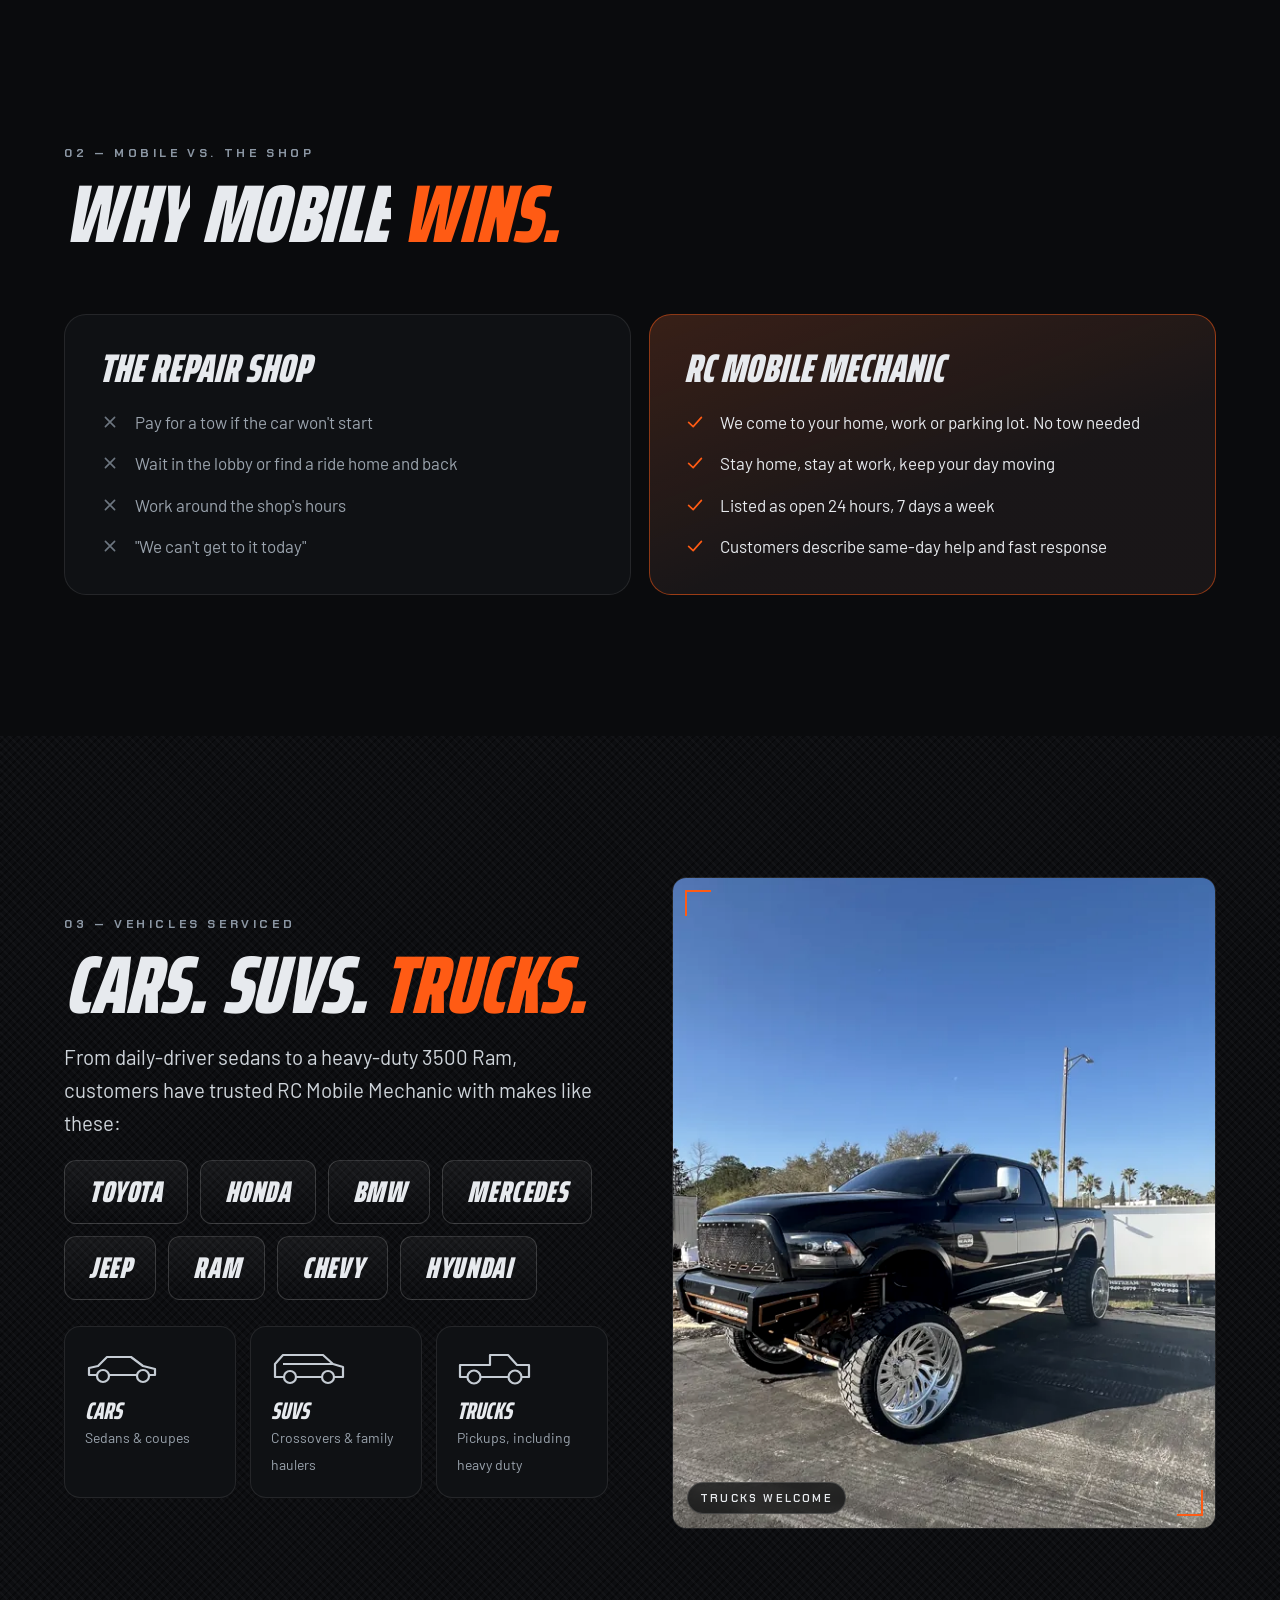
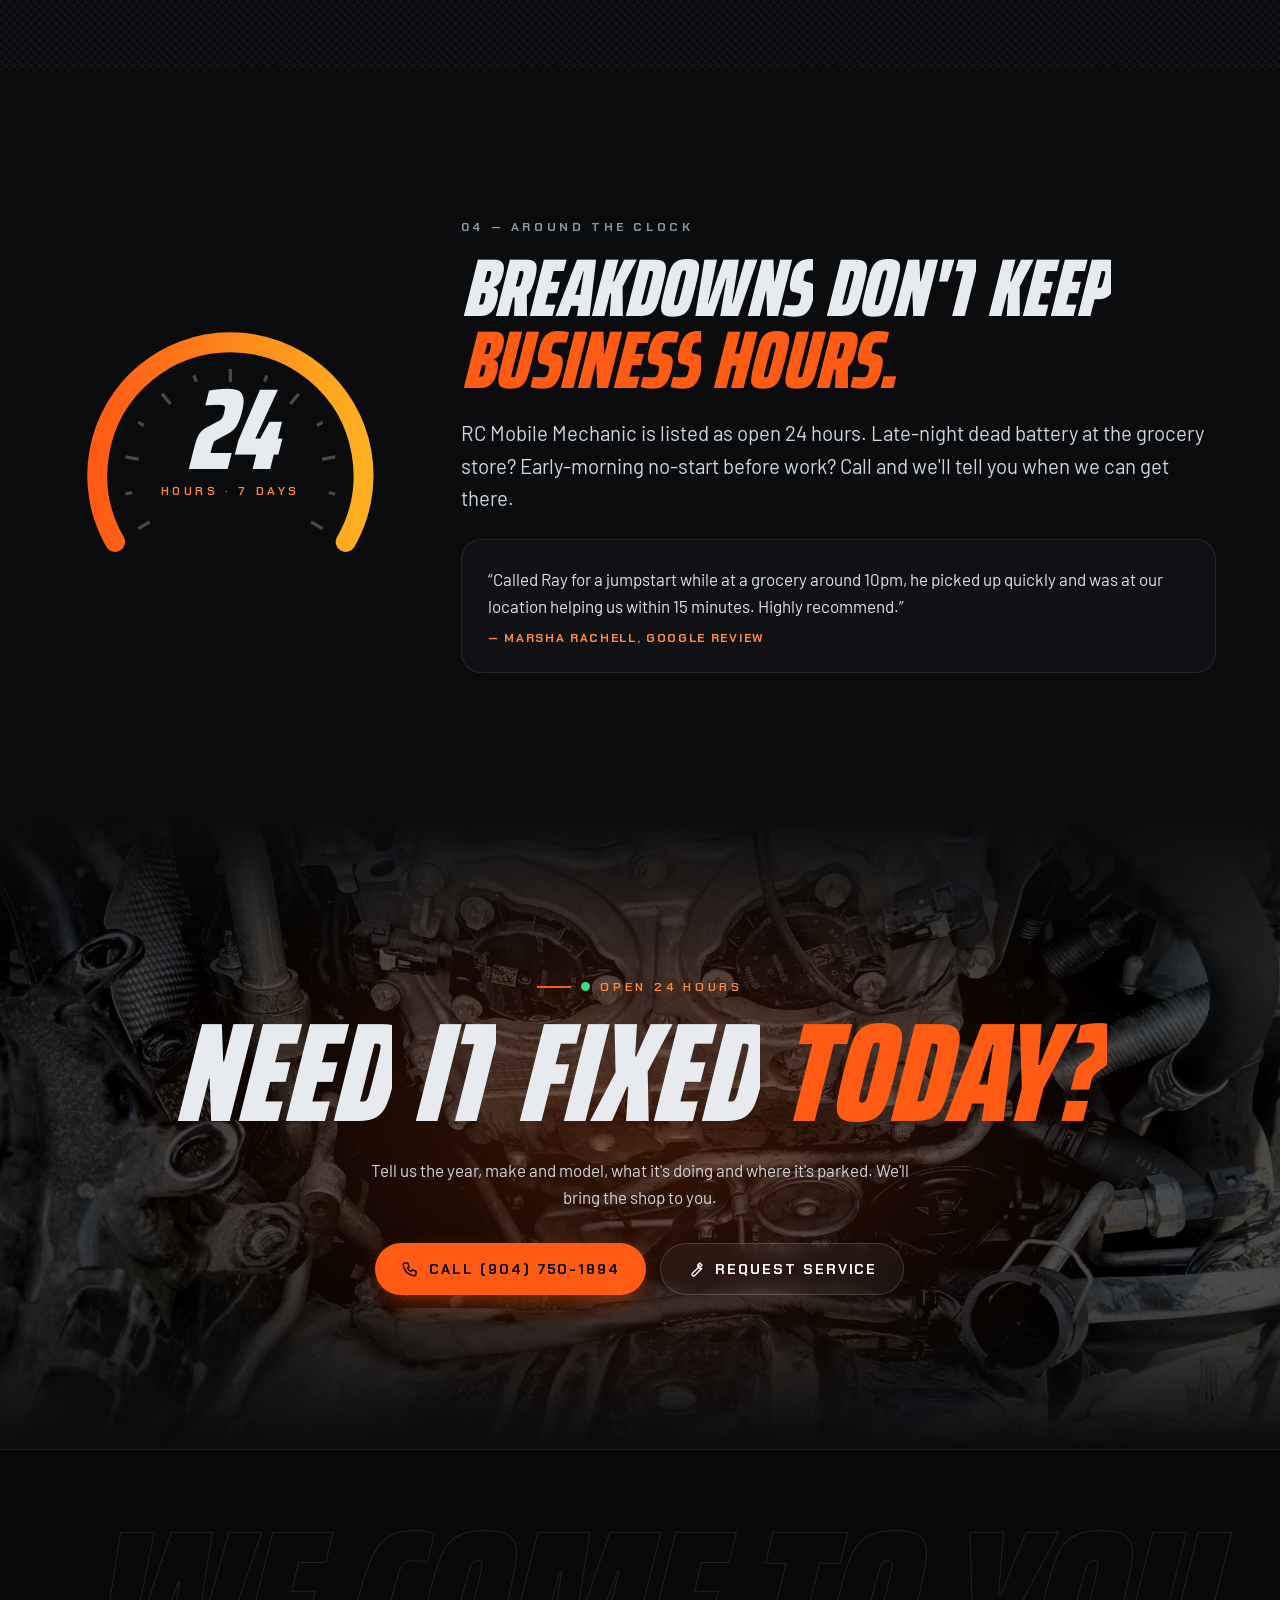
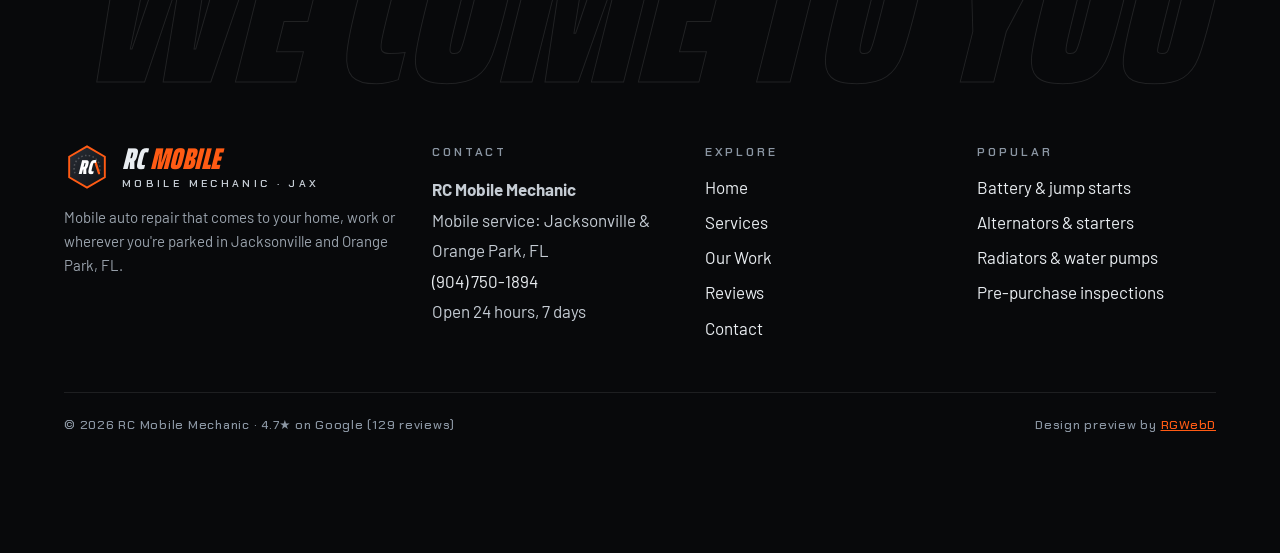
<file: services.html>
<!doctype html>
<html lang="en">
<head>
<meta charset="utf-8">
<meta name="viewport" content="width=device-width, initial-scale=1, viewport-fit=cover">
<title>Mobile Auto Repair Services | RC Mobile Mechanic | Jacksonville &amp; Orange Park, FL</title>
<meta name="description" content="Mobile mechanic services at your home or work in Jacksonville &amp; Orange Park: diagnostics, oil changes, batteries, jump starts, alternators, starters, radiators, water pumps, brakes, A/C, pre-purchase inspections and more.">
<link rel="canonical" href="https://rgwebd.github.io/rcmobilemechanic/services.html">
<meta name="theme-color" content="#0a0b0d">
<meta property="og:type" content="website"><meta property="og:site_name" content="RC Mobile Mechanic"><meta property="og:title" content="Mobile Auto Repair Services | RC Mobile Mechanic | Jacksonville &amp; Orange Park, FL"><meta property="og:description" content="Mobile mechanic services at your home or work in Jacksonville &amp; Orange Park: diagnostics, oil changes, batteries, jump starts, alternators, starters, radiators, water pumps, brakes, A/C, pre-purchase inspections and more."><meta property="og:url" content="https://rgwebd.github.io/rcmobilemechanic/services.html"><meta property="og:image" content="https://rgwebd.github.io/rcmobilemechanic/img/og.jpg"><meta property="og:image:width" content="1200"><meta property="og:image:height" content="630"><meta property="og:image:alt" content="RC Mobile Mechanic, mobile auto repair in Jacksonville and Orange Park, FL">
<meta name="twitter:card" content="summary_large_image"><meta name="twitter:title" content="Mobile Auto Repair Services | RC Mobile Mechanic | Jacksonville &amp; Orange Park, FL"><meta name="twitter:description" content="Mobile mechanic services at your home or work in Jacksonville &amp; Orange Park: diagnostics, oil changes, batteries, jump starts, alternators, starters, radiators, water pumps, brakes, A/C, pre-purchase inspections and more."><meta name="twitter:image" content="https://rgwebd.github.io/rcmobilemechanic/img/og.jpg">
<link rel="icon" href="favicon.svg" type="image/svg+xml"><link rel="apple-touch-icon" href="apple-touch-icon.png">
<link rel="alternate" type="text/plain" href="llms.txt" title="LLM summary">
<link rel="preconnect" href="https://fonts.googleapis.com"><link rel="preconnect" href="https://fonts.gstatic.com" crossorigin><link href="https://fonts.googleapis.com/css2?family=Barlow:wght@400;500;600;700&family=Chakra+Petch:wght@500;600;700&family=Saira+Extra+Condensed:wght@700;800;900&display=swap" rel="stylesheet">
<link rel="preload" as="image" href="img/v6-radiator.webp" imagesrcset="img/v6-radiator-sm.webp 800w, img/v6-radiator.webp 1600w" imagesizes="100vw">
<link rel="stylesheet" href="styles.css">
<script type="application/ld+json">{"@context": "https://schema.org", "@type": ["AutoRepair", "LocalBusiness"], "@id": "https://rgwebd.github.io/rcmobilemechanic/#business", "name": "RC Mobile Mechanic", "description": "Mobile mechanic serving Jacksonville and Orange Park, Florida. Repairs done at your home, work or wherever your vehicle is parked. Open 24 hours.", "url": "https://rgwebd.github.io/rcmobilemechanic/", "telephone": "+1-904-750-1894", "image": ["https://rgwebd.github.io/rcmobilemechanic/img/water-pump-pulleys.webp", "https://rgwebd.github.io/rcmobilemechanic/img/bmw-driveway-repair.webp"], "logo": "https://rgwebd.github.io/rcmobilemechanic/favicon.svg", "areaServed": [{"@type": "City", "name": "Jacksonville", "containedInPlace": {"@type": "State", "name": "Florida"}}, {"@type": "City", "name": "Orange Park", "containedInPlace": {"@type": "State", "name": "Florida"}}, {"@type": "Place", "name": "Northeast Florida"}], "address": {"@type": "PostalAddress", "addressLocality": "Jacksonville", "addressRegion": "FL", "addressCountry": "US"}, "geo": {"@type": "GeoCoordinates", "latitude": 30.2215, "longitude": -81.6576}, "openingHoursSpecification": [{"@type": "OpeningHoursSpecification", "dayOfWeek": ["Monday", "Tuesday", "Wednesday", "Thursday", "Friday", "Saturday", "Sunday"], "opens": "00:00", "closes": "23:59"}], "openingHours": "Mo-Su 00:00-23:59", "paymentAccepted": "Credit Card, Debit Card, NFC Mobile Payments", "aggregateRating": {"@type": "AggregateRating", "ratingValue": "4.7", "reviewCount": "129", "bestRating": "5"}, "hasOfferCatalog": {"@type": "OfferCatalog", "name": "Mobile auto repair services", "itemListElement": [{"@type": "Offer", "itemOffered": {"@type": "Service", "name": "Diagnostics"}}, {"@type": "Offer", "itemOffered": {"@type": "Service", "name": "Oil Change"}}, {"@type": "Offer", "itemOffered": {"@type": "Service", "name": "Battery Replacement"}}, {"@type": "Offer", "itemOffered": {"@type": "Service", "name": "Jump Starts"}}, {"@type": "Offer", "itemOffered": {"@type": "Service", "name": "Alternator"}}, {"@type": "Offer", "itemOffered": {"@type": "Service", "name": "Starter"}}, {"@type": "Offer", "itemOffered": {"@type": "Service", "name": "Radiator"}}, {"@type": "Offer", "itemOffered": {"@type": "Service", "name": "Coolant Exchange"}}, {"@type": "Offer", "itemOffered": {"@type": "Service", "name": "Water Pump"}}, {"@type": "Offer", "itemOffered": {"@type": "Service", "name": "Thermostat"}}, {"@type": "Offer", "itemOffered": {"@type": "Service", "name": "Spark Plugs & Ignition"}}, {"@type": "Offer", "itemOffered": {"@type": "Service", "name": "Belts & Serpentine Belts"}}, {"@type": "Offer", "itemOffered": {"@type": "Service", "name": "Brakes & Calipers"}}, {"@type": "Offer", "itemOffered": {"@type": "Service", "name": "Wheel Bearings"}}, {"@type": "Offer", "itemOffered": {"@type": "Service", "name": "A/C Service"}}, {"@type": "Offer", "itemOffered": {"@type": "Service", "name": "Control Arms"}}, {"@type": "Offer", "itemOffered": {"@type": "Service", "name": "Tires"}}, {"@type": "Offer", "itemOffered": {"@type": "Service", "name": "Pre-Purchase Inspections"}}]}, "knowsAbout": ["Diagnostics", "Oil Change", "Battery Replacement", "Jump Starts", "Alternator", "Starter", "Radiator", "Coolant Exchange", "Water Pump", "Thermostat", "Spark Plugs & Ignition", "Belts & Serpentine Belts", "Brakes & Calipers", "Wheel Bearings", "A/C Service", "Control Arms", "Tires", "Pre-Purchase Inspections"]}</script>
<script type="application/ld+json">{"@context": "https://schema.org", "@type": "WebPage", "name": "Mobile Auto Repair Services | RC Mobile Mechanic | Jacksonville & Orange Park, FL", "url": "https://rgwebd.github.io/rcmobilemechanic/services.html", "description": "Mobile mechanic services at your home or work in Jacksonville & Orange Park: diagnostics, oil changes, batteries, jump starts, alternators, starters, radiators, water pumps, brakes, A/C, pre-purchase inspections and more.", "about": {"@id": "https://rgwebd.github.io/rcmobilemechanic/#business"}}</script>
<script type="application/ld+json">{"@context": "https://schema.org", "@type": "ItemList", "name": "RC Mobile Mechanic services", "itemListElement": [{"@type": "ListItem", "position": 1, "item": {"@type": "Service", "name": "Diagnostics", "description": "Check-engine light, no-start or a strange noise? We track down the cause and explain what needs fixing now and what can wait.", "provider": {"@id": "https://rgwebd.github.io/rcmobilemechanic/#business"}, "areaServed": ["Jacksonville, FL", "Orange Park, FL"]}}, {"@type": "ListItem", "position": 2, "item": {"@type": "Service", "name": "Oil Change", "description": "Fresh oil and filter right in your driveway or parking spot. No waiting room.", "provider": {"@id": "https://rgwebd.github.io/rcmobilemechanic/#business"}, "areaServed": ["Jacksonville, FL", "Orange Park, FL"]}}, {"@type": "ListItem", "position": 3, "item": {"@type": "Service", "name": "Battery Replacement", "description": "Dead battery? We bring the right one and swap it on the spot.", "provider": {"@id": "https://rgwebd.github.io/rcmobilemechanic/#business"}, "areaServed": ["Jacksonville, FL", "Orange Park, FL"]}}, {"@type": "ListItem", "position": 4, "item": {"@type": "Service", "name": "Jump Starts", "description": "Stuck in a lot late at night? Call. We're listed as open 24 hours.", "provider": {"@id": "https://rgwebd.github.io/rcmobilemechanic/#business"}, "areaServed": ["Jacksonville, FL", "Orange Park, FL"]}}, {"@type": "ListItem", "position": 5, "item": {"@type": "Service", "name": "Alternator", "description": "Dim lights, warning light, dying battery. Alternator diagnosis and replacement.", "provider": {"@id": "https://rgwebd.github.io/rcmobilemechanic/#business"}, "areaServed": ["Jacksonville, FL", "Orange Park, FL"]}}, {"@type": "ListItem", "position": 6, "item": {"@type": "Service", "name": "Starter", "description": "Clicks but won't crank? Starter testing and replacement where you're parked.", "provider": {"@id": "https://rgwebd.github.io/rcmobilemechanic/#business"}, "areaServed": ["Jacksonville, FL", "Orange Park, FL"]}}, {"@type": "ListItem", "position": 7, "item": {"@type": "Service", "name": "Radiator", "description": "Leaks, overheating, cracked tanks. Radiator replacement at your home or job.", "provider": {"@id": "https://rgwebd.github.io/rcmobilemechanic/#business"}, "areaServed": ["Jacksonville, FL", "Orange Park, FL"]}}, {"@type": "ListItem", "position": 8, "item": {"@type": "Service", "name": "Coolant Exchange", "description": "Coolant leak repair and full coolant fluid exchange.", "provider": {"@id": "https://rgwebd.github.io/rcmobilemechanic/#business"}, "areaServed": ["Jacksonville, FL", "Orange Park, FL"]}}, {"@type": "ListItem", "position": 9, "item": {"@type": "Service", "name": "Water Pump", "description": "Water pump and belt replacement, from sedans to heavy-duty trucks.", "provider": {"@id": "https://rgwebd.github.io/rcmobilemechanic/#business"}, "areaServed": ["Jacksonville, FL", "Orange Park, FL"]}}, {"@type": "ListItem", "position": 10, "item": {"@type": "Service", "name": "Thermostat", "description": "Running hot or no heat? Thermostat replacement to keep temps in check.", "provider": {"@id": "https://rgwebd.github.io/rcmobilemechanic/#business"}, "areaServed": ["Jacksonville, FL", "Orange Park, FL"]}}, {"@type": "ListItem", "position": 11, "item": {"@type": "Service", "name": "Spark Plugs & Ignition", "description": "Spark plugs, ignition coils and spark plug wires for misfires and rough idle.", "provider": {"@id": "https://rgwebd.github.io/rcmobilemechanic/#business"}, "areaServed": ["Jacksonville, FL", "Orange Park, FL"]}}, {"@type": "ListItem", "position": 12, "item": {"@type": "Service", "name": "Belts & Serpentine Belts", "description": "Squealing or cracked belts replaced, including serpentine belts.", "provider": {"@id": "https://rgwebd.github.io/rcmobilemechanic/#business"}, "areaServed": ["Jacksonville, FL", "Orange Park, FL"]}}, {"@type": "ListItem", "position": 13, "item": {"@type": "Service", "name": "Brakes & Calipers", "description": "Brake service and caliper replacement so you stop with confidence.", "provider": {"@id": "https://rgwebd.github.io/rcmobilemechanic/#business"}, "areaServed": ["Jacksonville, FL", "Orange Park, FL"]}}, {"@type": "ListItem", "position": 14, "item": {"@type": "Service", "name": "Wheel Bearings", "description": "Humming or grinding at speed? Wheel bearing replacement.", "provider": {"@id": "https://rgwebd.github.io/rcmobilemechanic/#business"}, "areaServed": ["Jacksonville, FL", "Orange Park, FL"]}}, {"@type": "ListItem", "position": 15, "item": {"@type": "Service", "name": "A/C Service", "description": "Florida heat is no joke. Automotive A/C diagnosis and repair.", "provider": {"@id": "https://rgwebd.github.io/rcmobilemechanic/#business"}, "areaServed": ["Jacksonville, FL", "Orange Park, FL"]}}, {"@type": "ListItem", "position": 16, "item": {"@type": "Service", "name": "Control Arms", "description": "Clunks and loose steering? Control arm replacement.", "provider": {"@id": "https://rgwebd.github.io/rcmobilemechanic/#business"}, "areaServed": ["Jacksonville, FL", "Orange Park, FL"]}}, {"@type": "ListItem", "position": 17, "item": {"@type": "Service", "name": "Tires", "description": "Tire help where you're stuck, so you're back on the road.", "provider": {"@id": "https://rgwebd.github.io/rcmobilemechanic/#business"}, "areaServed": ["Jacksonville, FL", "Orange Park, FL"]}}, {"@type": "ListItem", "position": 18, "item": {"@type": "Service", "name": "Pre-Purchase Inspections", "description": "Buying used? Get it looked over by a mechanic before you hand over the money.", "provider": {"@id": "https://rgwebd.github.io/rcmobilemechanic/#business"}, "areaServed": ["Jacksonville, FL", "Orange Park, FL"]}}]}</script>
<script src="https://cosmiccallers.lovable.app/demo-track.js" data-demo="rcmobilemechanic" defer></script>
</head>
<body>
<svg width="0" height="0" style="position:absolute" aria-hidden="true"><defs><symbol id="i-phone" viewBox="0 0 24 24" fill="none" stroke="currentColor" stroke-width="1.8" stroke-linecap="round" stroke-linejoin="round"><path d="M5 4h4l2 5-2.5 1.5a11 11 0 0 0 5 5L15 13l5 2v4a2 2 0 0 1-2 2A16 16 0 0 1 3 6a2 2 0 0 1 2-2"/></symbol><symbol id="i-sms" viewBox="0 0 24 24" fill="none" stroke="currentColor" stroke-width="1.8" stroke-linecap="round" stroke-linejoin="round"><path d="M4 5h16v11H9l-5 4z"/><path d="M8 10h.01M12 10h.01M16 10h.01"/></symbol><symbol id="i-wrench" viewBox="0 0 24 24" fill="none" stroke="currentColor" stroke-width="1.8" stroke-linecap="round" stroke-linejoin="round"><path d="M14.7 6.3a4 4 0 0 0 5 5l-9.4 9.4a2.1 2.1 0 0 1-3-3l9.4-9.4a4 4 0 0 0-2-2z"/><path d="M14.7 6.3 17 4l3 3-2.3 2.3"/></symbol><symbol id="i-arrow" viewBox="0 0 24 24" fill="none" stroke="currentColor" stroke-width="1.8" stroke-linecap="round" stroke-linejoin="round"><path d="M5 12h14M13 6l6 6-6 6"/></symbol><symbol id="i-arrowl" viewBox="0 0 24 24" fill="none" stroke="currentColor" stroke-width="1.8" stroke-linecap="round" stroke-linejoin="round"><path d="M19 12H5M11 6l-6 6 6 6"/></symbol><symbol id="i-close" viewBox="0 0 24 24" fill="none" stroke="currentColor" stroke-width="1.8" stroke-linecap="round" stroke-linejoin="round"><path d="M6 6l12 12M18 6 6 18"/></symbol><symbol id="i-check" viewBox="0 0 24 24" fill="none" stroke="currentColor" stroke-width="1.8" stroke-linecap="round" stroke-linejoin="round"><path d="M5 12.5 10 17 19 7"/></symbol><symbol id="i-x" viewBox="0 0 24 24" fill="none" stroke="currentColor" stroke-width="1.8" stroke-linecap="round" stroke-linejoin="round"><path d="M7 7l10 10M17 7 7 17"/></symbol><symbol id="i-pin" viewBox="0 0 24 24" fill="none" stroke="currentColor" stroke-width="1.8" stroke-linecap="round" stroke-linejoin="round"><path d="M12 21s-7-6.2-7-11.5A7 7 0 0 1 19 9.5C19 14.8 12 21 12 21z"/><circle cx="12" cy="9.5" r="2.5"/></symbol><symbol id="i-home" viewBox="0 0 24 24" fill="none" stroke="currentColor" stroke-width="1.8" stroke-linecap="round" stroke-linejoin="round"><path d="M3 11 12 4l9 7"/><path d="M5 10v10h14V10"/><path d="M10 20v-6h4v6"/></symbol><symbol id="i-work" viewBox="0 0 24 24" fill="none" stroke="currentColor" stroke-width="1.8" stroke-linecap="round" stroke-linejoin="round"><rect x="3" y="7" width="18" height="13" rx="2"/><path d="M9 7V5h6v2M3 12h18"/></symbol><symbol id="i-lot" viewBox="0 0 24 24" fill="none" stroke="currentColor" stroke-width="1.8" stroke-linecap="round" stroke-linejoin="round"><rect x="3" y="3" width="18" height="18" rx="3"/><path d="M9 17V7h4a3 3 0 0 1 0 6H9"/></symbol><symbol id="i-diag" viewBox="0 0 24 24" fill="none" stroke="currentColor" stroke-width="1.8" stroke-linecap="round" stroke-linejoin="round"><rect x="3" y="4" width="18" height="13" rx="2"/><path d="M6 11h3l2-4 2 7 2-3h3"/><path d="M9 21h6M12 17v4"/></symbol><symbol id="i-oil" viewBox="0 0 24 24" fill="none" stroke="currentColor" stroke-width="1.8" stroke-linecap="round" stroke-linejoin="round"><path d="M12 3s6 6.5 6 11a6 6 0 0 1-12 0c0-4.5 6-11 6-11z"/><path d="M9.5 14.5a2.5 2.5 0 0 0 2.5 2.5"/></symbol><symbol id="i-battery" viewBox="0 0 24 24" fill="none" stroke="currentColor" stroke-width="1.8" stroke-linecap="round" stroke-linejoin="round"><rect x="3" y="7" width="18" height="12" rx="2"/><path d="M7 7V5h3v2M14 7V5h3v2M7 13h3M15.5 11.5v3M14 13h3"/></symbol><symbol id="i-bolt" viewBox="0 0 24 24" fill="none" stroke="currentColor" stroke-width="1.8" stroke-linecap="round" stroke-linejoin="round"><path d="M13 2 4 14h7l-1 8 9-12h-7z"/></symbol><symbol id="i-alternator" viewBox="0 0 24 24" fill="none" stroke="currentColor" stroke-width="1.8" stroke-linecap="round" stroke-linejoin="round"><circle cx="12" cy="12" r="8"/><circle cx="12" cy="12" r="3"/><path d="M12 4v5M12 15v5M4 12h5M15 12h5"/></symbol><symbol id="i-starter" viewBox="0 0 24 24" fill="none" stroke="currentColor" stroke-width="1.8" stroke-linecap="round" stroke-linejoin="round"><rect x="3" y="9" width="12" height="7" rx="2"/><path d="M15 11h4l2 1.5-2 1.5h-4M6 9V7h6v2M7 16v2M11 16v2"/></symbol><symbol id="i-radiator" viewBox="0 0 24 24" fill="none" stroke="currentColor" stroke-width="1.8" stroke-linecap="round" stroke-linejoin="round"><rect x="3" y="5" width="18" height="14" rx="1.5"/><path d="M7 5v14M11 5v14M15 5v14M19 5v14"/></symbol><symbol id="i-coolant" viewBox="0 0 24 24" fill="none" stroke="currentColor" stroke-width="1.8" stroke-linecap="round" stroke-linejoin="round"><path d="M10 3v10.5a4 4 0 1 0 4 0V3z"/><path d="M10 8h4M12 15.5v2"/><path d="M18 5c1.5 1.8 2 3 2 4a2 2 0 0 1-4 0c0-1 .5-2.2 2-4z"/></symbol><symbol id="i-pump" viewBox="0 0 24 24" fill="none" stroke="currentColor" stroke-width="1.8" stroke-linecap="round" stroke-linejoin="round"><circle cx="12" cy="12" r="9"/><path d="M12 12c0-4 2-6 4-6M12 12c4 0 6 2 6 4M12 12c0 4-2 6-4 6M12 12c-4 0-6-2-6-4"/><circle cx="12" cy="12" r="1.5"/></symbol><symbol id="i-thermo" viewBox="0 0 24 24" fill="none" stroke="currentColor" stroke-width="1.8" stroke-linecap="round" stroke-linejoin="round"><path d="M10 4a2 2 0 0 1 4 0v10a4 4 0 1 1-4 0z"/><path d="M12 9v7"/><path d="M17 6h3M17 9h2M17 12h3"/></symbol><symbol id="i-plug" viewBox="0 0 24 24" fill="none" stroke="currentColor" stroke-width="1.8" stroke-linecap="round" stroke-linejoin="round"><path d="M12 2v3"/><rect x="9" y="5" width="6" height="5" rx="1"/><path d="M8 10h8l-1 4H9z"/><path d="M10 14v4h4v-4M12 18v3M12 21h2"/></symbol><symbol id="i-belt" viewBox="0 0 24 24" fill="none" stroke="currentColor" stroke-width="1.8" stroke-linecap="round" stroke-linejoin="round"><circle cx="7" cy="8" r="4"/><circle cx="17" cy="16" r="4"/><path d="M4 11l10 8M10 5l10 8"/></symbol><symbol id="i-brake" viewBox="0 0 24 24" fill="none" stroke="currentColor" stroke-width="1.8" stroke-linecap="round" stroke-linejoin="round"><circle cx="12" cy="12" r="9"/><circle cx="12" cy="12" r="3"/><path d="M12 3a9 9 0 0 1 9 9h-4a5 5 0 0 0-5-5z" fill="currentColor" fill-opacity=".25"/></symbol><symbol id="i-bearing" viewBox="0 0 24 24" fill="none" stroke="currentColor" stroke-width="1.8" stroke-linecap="round" stroke-linejoin="round"><circle cx="12" cy="12" r="9"/><circle cx="12" cy="12" r="4"/><circle cx="12" cy="5.5" r="1.3"/><circle cx="18.5" cy="12" r="1.3"/><circle cx="12" cy="18.5" r="1.3"/><circle cx="5.5" cy="12" r="1.3"/></symbol><symbol id="i-ac" viewBox="0 0 24 24" fill="none" stroke="currentColor" stroke-width="1.8" stroke-linecap="round" stroke-linejoin="round"><path d="M12 2v20M4 7l16 10M20 7 4 17"/><path d="M9 3.5 12 6l3-2.5M9 20.5 12 18l3 2.5"/></symbol><symbol id="i-arm" viewBox="0 0 24 24" fill="none" stroke="currentColor" stroke-width="1.8" stroke-linecap="round" stroke-linejoin="round"><circle cx="5" cy="17" r="2.5"/><circle cx="19" cy="17" r="2.5"/><circle cx="12" cy="6" r="2.5"/><path d="M7 15.5 10.5 8M13.5 8 17 15.5M7.5 17h9"/></symbol><symbol id="i-tire" viewBox="0 0 24 24" fill="none" stroke="currentColor" stroke-width="1.8" stroke-linecap="round" stroke-linejoin="round"><circle cx="12" cy="12" r="9"/><circle cx="12" cy="12" r="4"/><path d="M12 3v2M12 19v2M3 12h2M19 12h2M5.6 5.6 7 7M17 17l1.4 1.4M5.6 18.4 7 17M17 7l1.4-1.4"/></symbol><symbol id="i-clip" viewBox="0 0 24 24" fill="none" stroke="currentColor" stroke-width="1.8" stroke-linecap="round" stroke-linejoin="round"><rect x="5" y="4" width="14" height="17" rx="2"/><path d="M9 4V2.5h6V4M8.5 10l1.5 1.5 3-3M8.5 16l1.5 1.5 3-3M15 10.5h1M15 16.5h1"/></symbol><symbol id="i-card" viewBox="0 0 24 24" fill="none" stroke="currentColor" stroke-width="1.8" stroke-linecap="round" stroke-linejoin="round"><rect x="2.5" y="5" width="19" height="14" rx="2"/><path d="M2.5 10h19M6 15h4"/></symbol><symbol id="i-nfc" viewBox="0 0 24 24" fill="none" stroke="currentColor" stroke-width="1.8" stroke-linecap="round" stroke-linejoin="round"><path d="M7 7.5a6 6 0 0 1 0 9M10.5 5a9.5 9.5 0 0 1 0 14M14 3a12.5 12.5 0 0 1 0 18M3.5 10a2.5 2.5 0 0 1 0 4"/></symbol><symbol id="i-globe" viewBox="0 0 24 24" fill="none" stroke="currentColor" stroke-width="1.8" stroke-linecap="round" stroke-linejoin="round"><circle cx="12" cy="12" r="9"/><path d="M3 12h18M12 3c3 3.5 3 14.5 0 18M12 3c-3 3.5-3 14.5 0 18"/></symbol><symbol id="i-clock" viewBox="0 0 24 24" fill="none" stroke="currentColor" stroke-width="1.8" stroke-linecap="round" stroke-linejoin="round"><circle cx="12" cy="12" r="9"/><path d="M12 7v5l3 2"/></symbol><symbol id="i-tow" viewBox="0 0 24 24" fill="none" stroke="currentColor" stroke-width="1.8" stroke-linecap="round" stroke-linejoin="round"><path d="M3 16V9h7l3 4h5v3"/><circle cx="7" cy="17" r="2"/><circle cx="17" cy="17" r="2"/><path d="M13 13 20 6M20 6v3"/></symbol><symbol id="i-chair" viewBox="0 0 24 24" fill="none" stroke="currentColor" stroke-width="1.8" stroke-linecap="round" stroke-linejoin="round"><path d="M7 4v8h10M7 12l-1 8M17 12l1 8M10 4h7v8"/></symbol><symbol id="i-car" viewBox="0 0 24 24" fill="none" stroke="currentColor" stroke-width="1.8" stroke-linecap="round" stroke-linejoin="round"><path d="M3 16v-4l2-5h14l2 5v4z"/><circle cx="7.5" cy="16.5" r="2"/><circle cx="16.5" cy="16.5" r="2"/><path d="M5 12h14"/></symbol><symbol id="i-star" viewBox="0 0 24 24" fill="none" stroke="currentColor" stroke-width="1.8" stroke-linecap="round" stroke-linejoin="round"><path d="m12 3 2.7 5.6 6.1.9-4.4 4.3 1 6.1L12 17l-5.4 2.9 1-6.1L3.2 9.5l6.1-.9z"/></symbol><symbol id="i-chat" viewBox="0 0 24 24" fill="none" stroke="currentColor" stroke-width="1.8" stroke-linecap="round" stroke-linejoin="round"><path d="M4 5h16v11H9l-5 4z"/></symbol><symbol id="i-shield" viewBox="0 0 24 24" fill="none" stroke="currentColor" stroke-width="1.8" stroke-linecap="round" stroke-linejoin="round"><path d="M12 3 4 6v6c0 5 3.5 8 8 9 4.5-1 8-4 8-9V6z"/><path d="m8.5 12 2.5 2.5 4.5-5"/></symbol><symbol id="i-route" viewBox="0 0 24 24" fill="none" stroke="currentColor" stroke-width="1.8" stroke-linecap="round" stroke-linejoin="round"><circle cx="6" cy="18" r="2.5"/><circle cx="18" cy="6" r="2.5"/><path d="M8.5 18H15a3 3 0 0 0 0-6H9a3 3 0 0 1 0-6h6.5"/></symbol><linearGradient id="gGrad" x1="0" x2="1"><stop offset="0" stop-color="#ff5b14"/><stop offset="1" stop-color="#ffb020"/></linearGradient></defs></svg>
<a class="skip" href="#main">Skip to content</a>
<div class="progress" aria-hidden="true"><span></span></div>
<div class="grain" aria-hidden="true"></div>
<header class="nav" role="banner"><div class="wrap">
<a class="brand" href="index.html" aria-label="RC Mobile Mechanic home"><svg viewBox="0 0 48 48" aria-hidden="true"><defs><linearGradient id="lg" x1="0" y1="0" x2="1" y2="1"><stop offset="0" stop-color="#2a2f37"/><stop offset="1" stop-color="#0d0f12"/></linearGradient></defs><path d="M24 2.5 42.6 13.25v21.5L24 45.5 5.4 34.75v-21.5z" fill="url(#lg)" stroke="#ff5b14" stroke-width="2"/><path d="M11.5 30.5a13.5 13.5 0 1 1 25 0" fill="none" stroke="rgba(255,255,255,.22)" stroke-width="1.6" stroke-dasharray="1.6 2.4"/><path d="M33 19.5 36.5 30.5" stroke="#ff5b14" stroke-width="2.4" stroke-linecap="round"/><text x="22.5" y="31.5" text-anchor="middle" font-family="Saira Extra Condensed, Impact, sans-serif" font-style="italic" font-weight="900" font-size="21" fill="#fff" letter-spacing=".5">RC</text></svg><span class="wm"><b>RC <i>Mobile</i></b><small>Mobile Mechanic · JAX</small></span></a>
<nav aria-label="Main"><ul class="menu" id="menu"><li><a href="index.html">Home</a></li><li><a href="services.html" aria-current="page">Services</a></li><li><a href="work.html">Our Work</a></li><li><a href="reviews.html">Reviews</a></li><li><a href="contact.html">Contact</a></li></ul></nav>
<div class="nav-cta"><a class="btn sm magnetic" href="tel:+19047501894"><svg aria-hidden="true"><use href="#i-phone"/></svg>(904) 750-1894</a><button class="menu-toggle" aria-expanded="false" aria-controls="menu" aria-label="Menu"><span></span><span></span></button></div>
</div></header><main id="main">
<section class="page-hero"><div class="hero-media"><img src="img/v6-radiator.webp" srcset="img/v6-radiator-sm.webp 800w, img/v6-radiator.webp 1600w" sizes="100vw" alt="V6 engine bay with the radiator in view and the hood open" fetchpriority="high" decoding="async" ></div><div class="blueprint-layer blueprint" aria-hidden="true"></div><div class="wrap">
<span class="kicker">Mobile auto repair</span><h1 class="display" data-split>Repairs that <span class="o">roll up.</span></h1><p class="lead" style="max-width:620px;margin:0">From a dead battery to a blown water pump, here's what RC Mobile Mechanic brings to your driveway, job site or parking spot in Jacksonville and Orange Park.</p>
<p class="crumbs"><a href="index.html">Home</a> / Services</p></div></section>
<div class="mq" aria-hidden="true"><div class="marquee"><div class="marquee-track"><span>Diagnostics</span><span>Oil Change</span><span>Battery Replacement</span><span>Jump Starts</span><span>Alternator</span><span>Starter</span><span>Radiator</span><span>Coolant Exchange</span><span>Water Pump</span><span>Thermostat</span><span>Spark Plugs &amp; Ignition</span><span>Belts &amp; Serpentine Belts</span><span>Brakes &amp; Calipers</span><span>Wheel Bearings</span><span>A/C Service</span><span>Control Arms</span><span>Tires</span><span>Pre-Purchase Inspections</span><span>Diagnostics</span><span>Oil Change</span><span>Battery Replacement</span><span>Jump Starts</span><span>Alternator</span><span>Starter</span><span>Radiator</span><span>Coolant Exchange</span><span>Water Pump</span><span>Thermostat</span><span>Spark Plugs &amp; Ignition</span><span>Belts &amp; Serpentine Belts</span><span>Brakes &amp; Calipers</span><span>Wheel Bearings</span><span>A/C Service</span><span>Control Arms</span><span>Tires</span><span>Pre-Purchase Inspections</span></div></div></div>
<section class="sec blueprint" id="services" aria-labelledby="svc-h">
 <div class="wrap">
  <div class="sec-head"><div><span class="num-tag">01 — THE SERVICE MENU</span><h2 class="h2" id="svc-h" data-split>What we <span class="o">fix.</span></h2></div><p>Don't see your problem? Call or text (904) 750-1894 and describe what's happening. We'll tell you straight whether we can help.</p></div>
  <div class="svc-grid"><article class="svc reveal"><span class="k">01</span><div class="ico"><svg aria-hidden="true"><use href="#i-diag"/></svg></div><h3>Diagnostics</h3><p>Check-engine light, no-start or a strange noise? We track down the cause and explain what needs fixing now and what can wait.</p></article><article class="svc reveal"><span class="k">02</span><div class="ico"><svg aria-hidden="true"><use href="#i-oil"/></svg></div><h3>Oil Change</h3><p>Fresh oil and filter right in your driveway or parking spot. No waiting room.</p></article><article class="svc reveal"><span class="k">03</span><div class="ico"><svg aria-hidden="true"><use href="#i-battery"/></svg></div><h3>Battery Replacement</h3><p>Dead battery? We bring the right one and swap it on the spot.</p></article><article class="svc reveal"><span class="k">04</span><div class="ico"><svg aria-hidden="true"><use href="#i-bolt"/></svg></div><h3>Jump Starts</h3><p>Stuck in a lot late at night? Call. We&#x27;re listed as open 24 hours.</p></article><article class="svc reveal"><span class="k">05</span><div class="ico"><svg aria-hidden="true"><use href="#i-alternator"/></svg></div><h3>Alternator</h3><p>Dim lights, warning light, dying battery. Alternator diagnosis and replacement.</p></article><article class="svc reveal"><span class="k">06</span><div class="ico"><svg aria-hidden="true"><use href="#i-starter"/></svg></div><h3>Starter</h3><p>Clicks but won&#x27;t crank? Starter testing and replacement where you&#x27;re parked.</p></article><article class="svc reveal"><span class="k">07</span><div class="ico"><svg aria-hidden="true"><use href="#i-radiator"/></svg></div><h3>Radiator</h3><p>Leaks, overheating, cracked tanks. Radiator replacement at your home or job.</p></article><article class="svc reveal"><span class="k">08</span><div class="ico"><svg aria-hidden="true"><use href="#i-coolant"/></svg></div><h3>Coolant Exchange</h3><p>Coolant leak repair and full coolant fluid exchange.</p></article><article class="svc reveal"><span class="k">09</span><div class="ico"><svg aria-hidden="true"><use href="#i-pump"/></svg></div><h3>Water Pump</h3><p>Water pump and belt replacement, from sedans to heavy-duty trucks.</p></article><article class="svc reveal"><span class="k">10</span><div class="ico"><svg aria-hidden="true"><use href="#i-thermo"/></svg></div><h3>Thermostat</h3><p>Running hot or no heat? Thermostat replacement to keep temps in check.</p></article><article class="svc reveal"><span class="k">11</span><div class="ico"><svg aria-hidden="true"><use href="#i-plug"/></svg></div><h3>Spark Plugs &amp; Ignition</h3><p>Spark plugs, ignition coils and spark plug wires for misfires and rough idle.</p></article><article class="svc reveal"><span class="k">12</span><div class="ico"><svg aria-hidden="true"><use href="#i-belt"/></svg></div><h3>Belts &amp; Serpentine Belts</h3><p>Squealing or cracked belts replaced, including serpentine belts.</p></article><article class="svc reveal"><span class="k">13</span><div class="ico"><svg aria-hidden="true"><use href="#i-brake"/></svg></div><h3>Brakes &amp; Calipers</h3><p>Brake service and caliper replacement so you stop with confidence.</p></article><article class="svc reveal"><span class="k">14</span><div class="ico"><svg aria-hidden="true"><use href="#i-bearing"/></svg></div><h3>Wheel Bearings</h3><p>Humming or grinding at speed? Wheel bearing replacement.</p></article><article class="svc reveal"><span class="k">15</span><div class="ico"><svg aria-hidden="true"><use href="#i-ac"/></svg></div><h3>A/C Service</h3><p>Florida heat is no joke. Automotive A/C diagnosis and repair.</p></article><article class="svc reveal"><span class="k">16</span><div class="ico"><svg aria-hidden="true"><use href="#i-arm"/></svg></div><h3>Control Arms</h3><p>Clunks and loose steering? Control arm replacement.</p></article><article class="svc reveal"><span class="k">17</span><div class="ico"><svg aria-hidden="true"><use href="#i-tire"/></svg></div><h3>Tires</h3><p>Tire help where you&#x27;re stuck, so you&#x27;re back on the road.</p></article><article class="svc reveal"><span class="k">18</span><div class="ico"><svg aria-hidden="true"><use href="#i-clip"/></svg></div><h3>Pre-Purchase Inspections</h3><p>Buying used? Get it looked over by a mechanic before you hand over the money.</p></article></div>
 </div>
</section>

<section class="band" aria-labelledby="why-h">
 <div class="bg" data-parallax="0.12"><img src="img/engine-bay-repair.webp" srcset="img/engine-bay-repair-sm.webp 800w, img/engine-bay-repair.webp 1600w" sizes="100vw" alt="Crowded engine bay mid-repair with components removed" loading="lazy" decoding="async" ></div>
 <div class="wrap"><span class="kicker">Why mobile</span><h2 class="h2" id="why-h" data-split>No tow. <br>No waiting <span class="o">room.</span></h2><p class="lead" style="max-width:520px">You've got better things to do than sit under fluorescent lights reading a 2019 magazine.</p></div>
</section>

<section class="sec" aria-labelledby="cmp-h">
 <div class="wrap">
  <div class="sec-head"><div><span class="num-tag">02 — MOBILE VS. THE SHOP</span><h2 class="h2" id="cmp-h" data-split>Why mobile <span class="o">wins.</span></h2></div></div>
  <div class="compare">
   <div class="cmp shop reveal"><h3>The repair shop</h3><ul>
    <li><svg aria-hidden="true"><use href="#i-x"/></svg><span>Pay for a tow if the car won't start</span></li>
    <li><svg aria-hidden="true"><use href="#i-x"/></svg><span>Wait in the lobby or find a ride home and back</span></li>
    <li><svg aria-hidden="true"><use href="#i-x"/></svg><span>Work around the shop's hours</span></li>
    <li><svg aria-hidden="true"><use href="#i-x"/></svg><span>"We can't get to it today"</span></li></ul></div>
   <div class="cmp us reveal"><h3>RC Mobile Mechanic</h3><ul>
    <li><svg aria-hidden="true"><use href="#i-check"/></svg><span>We come to your home, work or parking lot. No tow needed</span></li>
    <li><svg aria-hidden="true"><use href="#i-check"/></svg><span>Stay home, stay at work, keep your day moving</span></li>
    <li><svg aria-hidden="true"><use href="#i-check"/></svg><span>Listed as open 24 hours, 7 days a week</span></li>
    <li><svg aria-hidden="true"><use href="#i-check"/></svg><span>Customers describe same-day help and fast response</span></li></ul></div>
  </div>
 </div>
</section>

<section class="sec carbon" aria-labelledby="veh-h">
 <div class="wrap come">
  <div>
   <span class="num-tag">03 — VEHICLES SERVICED</span>
   <h2 class="h2" id="veh-h" data-split>Cars. SUVs. <span class="o">Trucks.</span></h2>
   <p class="lead">From daily-driver sedans to a heavy-duty 3500 Ram, customers have trusted RC Mobile Mechanic with makes like these:</p>
   <div class="makes"><span class="make reveal">Toyota</span><span class="make reveal">Honda</span><span class="make reveal">BMW</span><span class="make reveal">Mercedes</span><span class="make reveal">Jeep</span><span class="make reveal">Ram</span><span class="make reveal">Chevy</span><span class="make reveal">Hyundai</span></div>
   <div class="types">
    <div class="type reveal"><svg viewBox="0 0 76 40" aria-hidden="true"><path d="M4 28v-7l9-2 9-9h24l12 9 12 3v6z" fill="none" stroke="currentColor" stroke-width="2.2" stroke-linejoin="round"/><circle cx="18" cy="29" r="6" fill="#0f1114" stroke="currentColor" stroke-width="2.2"/><circle cx="58" cy="29" r="6" fill="#0f1114" stroke="currentColor" stroke-width="2.2"/></svg><div><b>Cars</b><span>Sedans &amp; coupes</span></div></div>
    <div class="type reveal"><svg viewBox="0 0 76 40" aria-hidden="true"><path d="M4 30V17l8-9h40l10 9 10 3v10z" fill="none" stroke="currentColor" stroke-width="2.2" stroke-linejoin="round"/><path d="M12 17h50" stroke="currentColor" stroke-width="2"/><circle cx="19" cy="30" r="6" fill="#0f1114" stroke="currentColor" stroke-width="2.2"/><circle cx="57" cy="30" r="6" fill="#0f1114" stroke="currentColor" stroke-width="2.2"/></svg><div><b>SUVs</b><span>Crossovers &amp; family haulers</span></div></div>
    <div class="type reveal"><svg viewBox="0 0 76 40" aria-hidden="true"><path d="M3 30V18h30V8h18l9 10h12v12z" fill="none" stroke="currentColor" stroke-width="2.2" stroke-linejoin="round"/><circle cx="17" cy="30" r="6.5" fill="#0f1114" stroke="currentColor" stroke-width="2.2"/><circle cx="58" cy="30" r="6.5" fill="#0f1114" stroke="currentColor" stroke-width="2.2"/></svg><div><b>Trucks</b><span>Pickups, including heavy duty</span></div></div>
   </div>
  </div>
  <figure class="come-photo clip" style="margin:0;aspect-ratio:3/3.6" data-parallax="0.06"><img src="img/lifted-ram.webp" srcset="img/lifted-ram-sm.webp 800w, img/lifted-ram.webp 1600w" sizes="(max-width:900px) 100vw, 50vw" alt="Black lifted Ram pickup on chrome wheels, a customer truck" loading="lazy" decoding="async" ><span class="corner tl"></span><span class="corner br"></span><figcaption>Trucks welcome</figcaption></figure>
 </div>
</section>

<section class="sec" aria-labelledby="h24-h">
 <div class="wrap h24">
  <div class="ring reveal" aria-hidden="true"><div class="gauge" style="--v:1" aria-hidden="true"><svg viewBox="0 0 200 170"><path class="g-track" d="M30.72 140.00 A80 80 0 1 1 169.28 140.00"/><path class="g-val" d="M30.72 140.00 A80 80 0 1 1 169.28 140.00"/><line class="g-tick" x1="44.6" y1="132.0" x2="51.5" y2="128.0"/><line class="g-tick" x1="37.0" y1="111.1" x2="40.9" y2="110.4"/><line class="g-tick" x1="37.0" y1="88.9" x2="44.9" y2="90.3"/><line class="g-tick" x1="44.6" y1="68.0" x2="48.0" y2="70.0"/><line class="g-tick" x1="58.9" y1="51.0" x2="64.0" y2="57.1"/><line class="g-tick" x1="78.1" y1="39.9" x2="79.5" y2="43.6"/><line class="g-tick" x1="100.0" y1="36.0" x2="100.0" y2="44.0"/><line class="g-tick" x1="121.9" y1="39.9" x2="120.5" y2="43.6"/><line class="g-tick" x1="141.1" y1="51.0" x2="136.0" y2="57.1"/><line class="g-tick" x1="155.4" y1="68.0" x2="152.0" y2="70.0"/><line class="g-tick" x1="163.0" y1="88.9" x2="155.1" y2="90.3"/><line class="g-tick" x1="163.0" y1="111.1" x2="159.1" y2="110.4"/><line class="g-tick" x1="155.4" y1="132.0" x2="148.5" y2="128.0"/><g class="g-needle"><path d="M100 100 L97 92 L100 34 L103 92Z" fill="#fff"/></g><circle cx="100" cy="100" r="9" fill="#0a0b0d" stroke="#ff5b14" stroke-width="3"/></svg></div><div class="val"><div><b>24</b><small>HOURS · 7 DAYS</small></div></div></div>
  <div><span class="num-tag">04 — AROUND THE CLOCK</span><h2 class="h2" id="h24-h" data-split>Breakdowns don't keep <span class="o">business hours.</span></h2>
   <p class="lead">RC Mobile Mechanic is listed as open 24 hours. Late-night dead battery at the grocery store? Early-morning no-start before work? Call and we'll tell you when we can get there.</p>
   <blockquote class="card reveal" style="margin:24px 0 0"><p style="color:#dfe3e8">&ldquo;Called Ray for a jumpstart while at a grocery around 10pm, he picked up quickly and was at our location helping us within 15 minutes. Highly recommend.&rdquo;</p><p style="margin-top:10px;font:700 12px var(--f-tech);letter-spacing:.14em;text-transform:uppercase;color:var(--orange-2)">— Marsha Rachell, Google review</p></blockquote>
  </div>
 </div>
</section>
<section class="cta" aria-labelledby="cta-h"><div class="bg" data-parallax="0.1"><img src="img/timing-cover.webp" srcset="img/timing-cover-sm.webp 800w, img/timing-cover.webp 1600w" sizes="100vw" alt="Engine front with timing cover and valve cover visible" loading="lazy" decoding="async" ></div><div class="wrap">
<span class="kicker" style="justify-content:center"><span class="live-dot"></span>Open 24 hours</span>
<h2 class="h2" id="cta-h" data-split>Need it fixed <span class="o">today?</span></h2>
<p>Tell us the year, make and model, what it's doing and where it's parked. We'll bring the shop to you.</p>
<div class="hero-actions"><a class="btn magnetic" href="tel:+19047501894"><svg aria-hidden="true"><use href="#i-phone"/></svg>Call (904) 750-1894</a><a class="btn ghost magnetic" href="contact.html#request"><svg aria-hidden="true"><use href="#i-wrench"/></svg>Request service</a></div>
</div></section>
</main><footer role="contentinfo">
<p class="giant" aria-hidden="true">We Come To You</p>
<div class="wrap foot">
<div><a class="brand" href="index.html" aria-label="RC Mobile Mechanic home"><svg viewBox="0 0 48 48" aria-hidden="true"><defs><linearGradient id="lg" x1="0" y1="0" x2="1" y2="1"><stop offset="0" stop-color="#2a2f37"/><stop offset="1" stop-color="#0d0f12"/></linearGradient></defs><path d="M24 2.5 42.6 13.25v21.5L24 45.5 5.4 34.75v-21.5z" fill="url(#lg)" stroke="#ff5b14" stroke-width="2"/><path d="M11.5 30.5a13.5 13.5 0 1 1 25 0" fill="none" stroke="rgba(255,255,255,.22)" stroke-width="1.6" stroke-dasharray="1.6 2.4"/><path d="M33 19.5 36.5 30.5" stroke="#ff5b14" stroke-width="2.4" stroke-linecap="round"/><text x="22.5" y="31.5" text-anchor="middle" font-family="Saira Extra Condensed, Impact, sans-serif" font-style="italic" font-weight="900" font-size="21" fill="#fff" letter-spacing=".5">RC</text></svg><span class="wm"><b>RC <i>Mobile</i></b><small>Mobile Mechanic · JAX</small></span></a>
<p>Mobile auto repair that comes to your home, work or wherever you're parked in Jacksonville and Orange Park, FL.</p></div>
<div><h4>Contact</h4><address><strong>RC Mobile Mechanic</strong><br>Mobile service: Jacksonville &amp; Orange Park, FL<br><a href="tel:+19047501894">(904) 750-1894</a><br>Open 24 hours, 7 days</address></div>
<div><h4>Explore</h4><ul><li><a href="index.html">Home</a></li><li><a href="services.html">Services</a></li><li><a href="work.html">Our Work</a></li><li><a href="reviews.html">Reviews</a></li><li><a href="contact.html">Contact</a></li></ul></div>
<div><h4>Popular</h4><ul><li><a href="services.html#services">Battery &amp; jump starts</a></li><li><a href="services.html#services">Alternators &amp; starters</a></li><li><a href="services.html#services">Radiators &amp; water pumps</a></li><li><a href="services.html#services">Pre-purchase inspections</a></li></ul></div>
</div>
<div class="wrap foot-bottom"><span>© <span data-year>2026</span> RC Mobile Mechanic · 4.7★ on Google (129 reviews)</span><span>Design preview by <a href="https://github.com/RGWebD" style="color:var(--orange)">RGWebD</a></span></div>
</footer>
<nav class="callbar" aria-label="Quick contact"><a class="call" href="tel:+19047501894"><svg aria-hidden="true"><use href="#i-phone"/></svg>Call</a><a href="sms:+19047501894"><svg aria-hidden="true"><use href="#i-sms"/></svg>Text</a><a href="contact.html#request"><svg aria-hidden="true"><use href="#i-wrench"/></svg>Request</a></nav>
<div class="preview-pill" role="note"><span>Design preview by <b>RGWebD</b></span><button type="button" aria-label="Dismiss preview notice">×</button></div>
<div class="lightbox" role="dialog" aria-modal="true" aria-label="Photo viewer" aria-hidden="true"><button class="lb-btn lb-close" aria-label="Close"><svg aria-hidden="true"><use href="#i-close"/></svg></button><button class="lb-btn lb-prev" aria-label="Previous photo"><svg aria-hidden="true"><use href="#i-arrowl"/></svg></button><button class="lb-btn lb-next" aria-label="Next photo"><svg aria-hidden="true"><use href="#i-arrow"/></svg></button><img alt=""><p class="cap"></p></div>
<script src="script.js" defer></script>
</body></html>
</file>
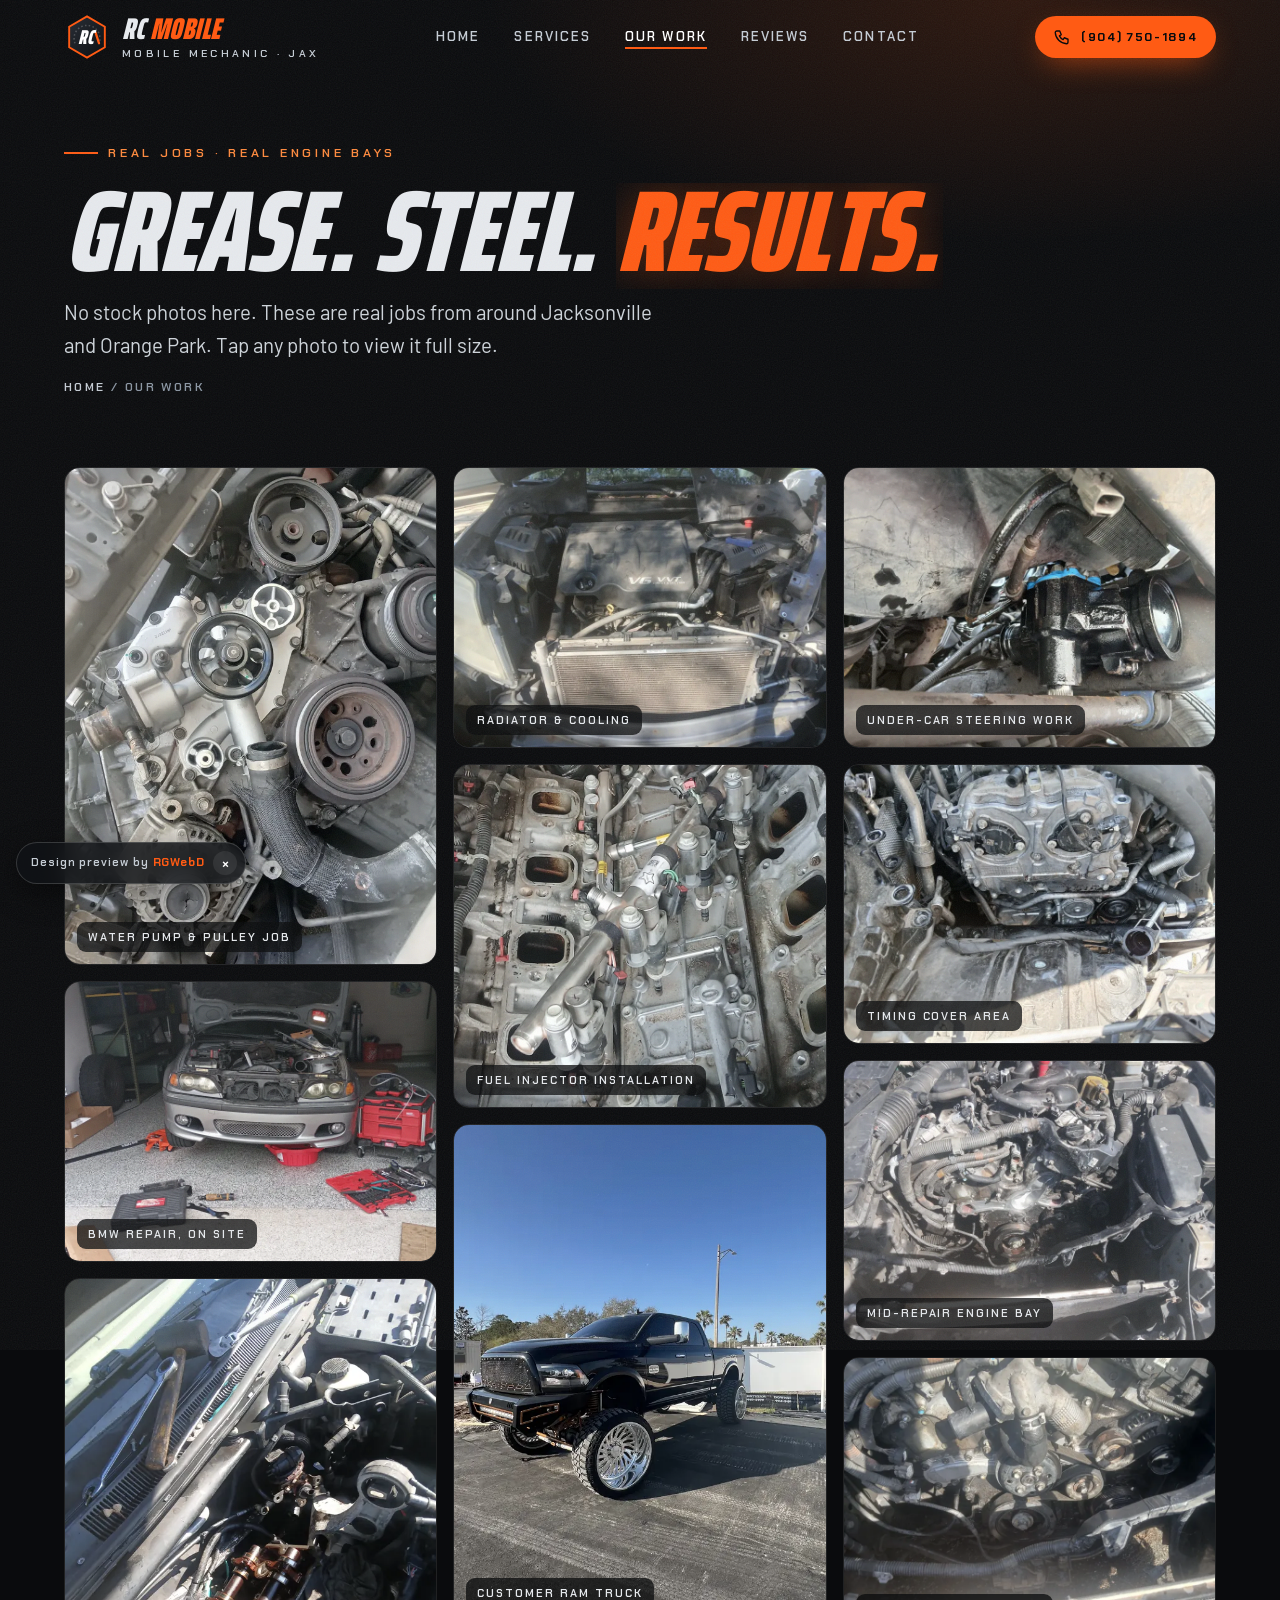
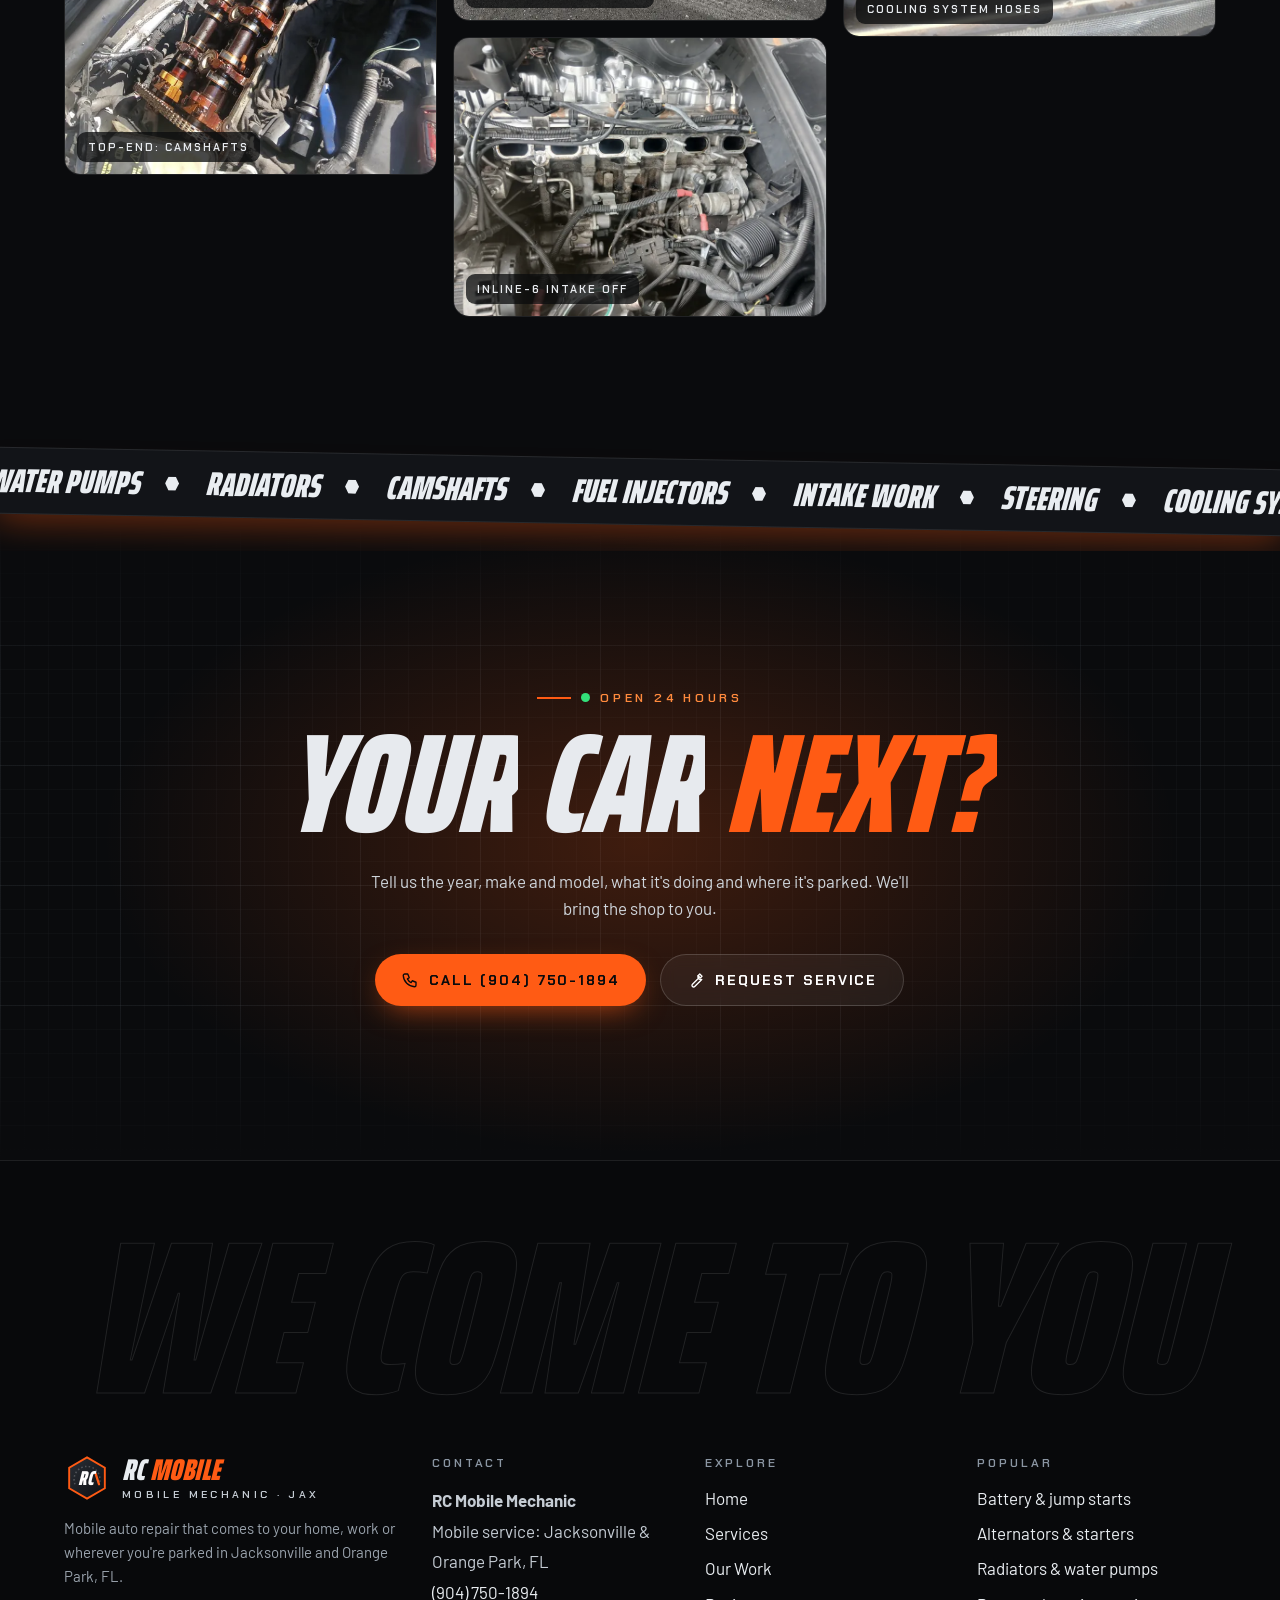
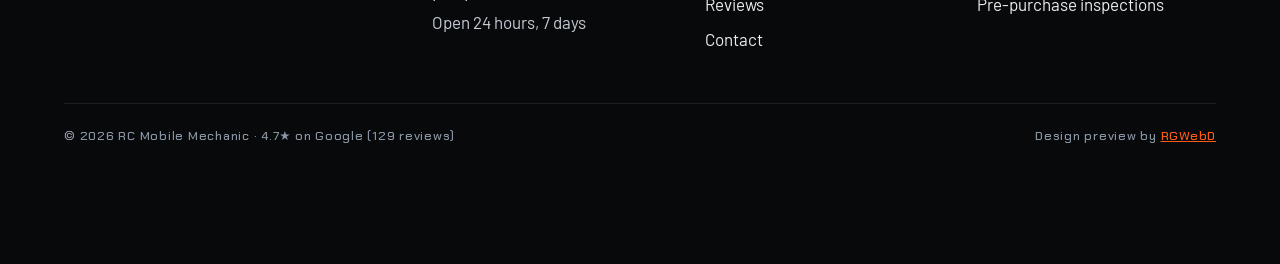
<file: work.html>
<!doctype html>
<html lang="en">
<head>
<meta charset="utf-8">
<meta name="viewport" content="width=device-width, initial-scale=1, viewport-fit=cover">
<title>Our Work | Real Mobile Repair Photos | RC Mobile Mechanic, Jacksonville FL</title>
<meta name="description" content="Real photos from RC Mobile Mechanic jobs around Jacksonville and Orange Park: water pumps, radiators, camshafts, fuel injectors, intake and cooling work, done on site.">
<link rel="canonical" href="https://rgwebd.github.io/rcmobilemechanic/work.html">
<meta name="theme-color" content="#0a0b0d">
<meta property="og:type" content="website"><meta property="og:site_name" content="RC Mobile Mechanic"><meta property="og:title" content="Our Work | Real Mobile Repair Photos | RC Mobile Mechanic, Jacksonville FL"><meta property="og:description" content="Real photos from RC Mobile Mechanic jobs around Jacksonville and Orange Park: water pumps, radiators, camshafts, fuel injectors, intake and cooling work, done on site."><meta property="og:url" content="https://rgwebd.github.io/rcmobilemechanic/work.html"><meta property="og:image" content="https://rgwebd.github.io/rcmobilemechanic/img/og.jpg"><meta property="og:image:width" content="1200"><meta property="og:image:height" content="630"><meta property="og:image:alt" content="RC Mobile Mechanic, mobile auto repair in Jacksonville and Orange Park, FL">
<meta name="twitter:card" content="summary_large_image"><meta name="twitter:title" content="Our Work | Real Mobile Repair Photos | RC Mobile Mechanic, Jacksonville FL"><meta name="twitter:description" content="Real photos from RC Mobile Mechanic jobs around Jacksonville and Orange Park: water pumps, radiators, camshafts, fuel injectors, intake and cooling work, done on site."><meta name="twitter:image" content="https://rgwebd.github.io/rcmobilemechanic/img/og.jpg">
<link rel="icon" href="favicon.svg" type="image/svg+xml"><link rel="apple-touch-icon" href="apple-touch-icon.png">
<link rel="alternate" type="text/plain" href="llms.txt" title="LLM summary">
<link rel="preconnect" href="https://fonts.googleapis.com"><link rel="preconnect" href="https://fonts.gstatic.com" crossorigin><link href="https://fonts.googleapis.com/css2?family=Barlow:wght@400;500;600;700&family=Chakra+Petch:wght@500;600;700&family=Saira+Extra+Condensed:wght@700;800;900&display=swap" rel="stylesheet">

<link rel="stylesheet" href="styles.css">
<script type="application/ld+json">{"@context": "https://schema.org", "@type": ["AutoRepair", "LocalBusiness"], "@id": "https://rgwebd.github.io/rcmobilemechanic/#business", "name": "RC Mobile Mechanic", "description": "Mobile mechanic serving Jacksonville and Orange Park, Florida. Repairs done at your home, work or wherever your vehicle is parked. Open 24 hours.", "url": "https://rgwebd.github.io/rcmobilemechanic/", "telephone": "+1-904-750-1894", "image": ["https://rgwebd.github.io/rcmobilemechanic/img/water-pump-pulleys.webp", "https://rgwebd.github.io/rcmobilemechanic/img/bmw-driveway-repair.webp"], "logo": "https://rgwebd.github.io/rcmobilemechanic/favicon.svg", "areaServed": [{"@type": "City", "name": "Jacksonville", "containedInPlace": {"@type": "State", "name": "Florida"}}, {"@type": "City", "name": "Orange Park", "containedInPlace": {"@type": "State", "name": "Florida"}}, {"@type": "Place", "name": "Northeast Florida"}], "address": {"@type": "PostalAddress", "addressLocality": "Jacksonville", "addressRegion": "FL", "addressCountry": "US"}, "geo": {"@type": "GeoCoordinates", "latitude": 30.2215, "longitude": -81.6576}, "openingHoursSpecification": [{"@type": "OpeningHoursSpecification", "dayOfWeek": ["Monday", "Tuesday", "Wednesday", "Thursday", "Friday", "Saturday", "Sunday"], "opens": "00:00", "closes": "23:59"}], "openingHours": "Mo-Su 00:00-23:59", "paymentAccepted": "Credit Card, Debit Card, NFC Mobile Payments", "aggregateRating": {"@type": "AggregateRating", "ratingValue": "4.7", "reviewCount": "129", "bestRating": "5"}, "hasOfferCatalog": {"@type": "OfferCatalog", "name": "Mobile auto repair services", "itemListElement": [{"@type": "Offer", "itemOffered": {"@type": "Service", "name": "Diagnostics"}}, {"@type": "Offer", "itemOffered": {"@type": "Service", "name": "Oil Change"}}, {"@type": "Offer", "itemOffered": {"@type": "Service", "name": "Battery Replacement"}}, {"@type": "Offer", "itemOffered": {"@type": "Service", "name": "Jump Starts"}}, {"@type": "Offer", "itemOffered": {"@type": "Service", "name": "Alternator"}}, {"@type": "Offer", "itemOffered": {"@type": "Service", "name": "Starter"}}, {"@type": "Offer", "itemOffered": {"@type": "Service", "name": "Radiator"}}, {"@type": "Offer", "itemOffered": {"@type": "Service", "name": "Coolant Exchange"}}, {"@type": "Offer", "itemOffered": {"@type": "Service", "name": "Water Pump"}}, {"@type": "Offer", "itemOffered": {"@type": "Service", "name": "Thermostat"}}, {"@type": "Offer", "itemOffered": {"@type": "Service", "name": "Spark Plugs & Ignition"}}, {"@type": "Offer", "itemOffered": {"@type": "Service", "name": "Belts & Serpentine Belts"}}, {"@type": "Offer", "itemOffered": {"@type": "Service", "name": "Brakes & Calipers"}}, {"@type": "Offer", "itemOffered": {"@type": "Service", "name": "Wheel Bearings"}}, {"@type": "Offer", "itemOffered": {"@type": "Service", "name": "A/C Service"}}, {"@type": "Offer", "itemOffered": {"@type": "Service", "name": "Control Arms"}}, {"@type": "Offer", "itemOffered": {"@type": "Service", "name": "Tires"}}, {"@type": "Offer", "itemOffered": {"@type": "Service", "name": "Pre-Purchase Inspections"}}]}, "knowsAbout": ["Diagnostics", "Oil Change", "Battery Replacement", "Jump Starts", "Alternator", "Starter", "Radiator", "Coolant Exchange", "Water Pump", "Thermostat", "Spark Plugs & Ignition", "Belts & Serpentine Belts", "Brakes & Calipers", "Wheel Bearings", "A/C Service", "Control Arms", "Tires", "Pre-Purchase Inspections"]}</script>
<script type="application/ld+json">{"@context": "https://schema.org", "@type": "WebPage", "name": "Our Work | Real Mobile Repair Photos | RC Mobile Mechanic, Jacksonville FL", "url": "https://rgwebd.github.io/rcmobilemechanic/work.html", "description": "Real photos from RC Mobile Mechanic jobs around Jacksonville and Orange Park: water pumps, radiators, camshafts, fuel injectors, intake and cooling work, done on site.", "about": {"@id": "https://rgwebd.github.io/rcmobilemechanic/#business"}}</script>
<script type="application/ld+json">{"@context": "https://schema.org", "@type": "ImageGallery", "name": "RC Mobile Mechanic work gallery", "image": [{"@type": "ImageObject", "contentUrl": "https://rgwebd.github.io/rcmobilemechanic/img/water-pump-pulleys.webp", "caption": "Water pump & pulley job", "description": "Water pump, pulleys and alternator exposed on a front-engine repair"}, {"@type": "ImageObject", "contentUrl": "https://rgwebd.github.io/rcmobilemechanic/img/bmw-driveway-repair.webp", "caption": "BMW repair, on site", "description": "BMW with the hood open in a garage, red toolbox and tools laid out on the floor"}, {"@type": "ImageObject", "contentUrl": "https://rgwebd.github.io/rcmobilemechanic/img/camshafts-exposed.webp", "caption": "Top-end: camshafts", "description": "Valve cover removed with the camshafts exposed, tools on the cowl"}, {"@type": "ImageObject", "contentUrl": "https://rgwebd.github.io/rcmobilemechanic/img/v6-radiator.webp", "caption": "Radiator & cooling", "description": "V6 engine bay with the radiator in view and the hood open"}, {"@type": "ImageObject", "contentUrl": "https://rgwebd.github.io/rcmobilemechanic/img/fuel-injectors.webp", "caption": "Fuel injector installation", "description": "Intake removed showing the fuel rail and fuel injectors"}, {"@type": "ImageObject", "contentUrl": "https://rgwebd.github.io/rcmobilemechanic/img/lifted-ram.webp", "caption": "Customer Ram truck", "description": "Black lifted Ram pickup on chrome wheels, a customer truck"}, {"@type": "ImageObject", "contentUrl": "https://rgwebd.github.io/rcmobilemechanic/img/intake-ports.webp", "caption": "Inline-6 intake off", "description": "Inline-six engine with the intake manifold off and the ports exposed"}, {"@type": "ImageObject", "contentUrl": "https://rgwebd.github.io/rcmobilemechanic/img/steering-gear.webp", "caption": "Under-car steering work", "description": "Steering gear and hose seen from under a vehicle"}, {"@type": "ImageObject", "contentUrl": "https://rgwebd.github.io/rcmobilemechanic/img/timing-cover.webp", "caption": "Timing cover area", "description": "Engine front with timing cover and valve cover visible"}, {"@type": "ImageObject", "contentUrl": "https://rgwebd.github.io/rcmobilemechanic/img/engine-bay-repair.webp", "caption": "Mid-repair engine bay", "description": "Crowded engine bay mid-repair with components removed"}, {"@type": "ImageObject", "contentUrl": "https://rgwebd.github.io/rcmobilemechanic/img/cooling-system.webp", "caption": "Cooling system hoses", "description": "Engine cooling system hoses and lower radiator support"}]}</script>
<script src="https://cosmiccallers.lovable.app/demo-track.js" data-demo="rcmobilemechanic" defer></script>
</head>
<body>
<svg width="0" height="0" style="position:absolute" aria-hidden="true"><defs><symbol id="i-phone" viewBox="0 0 24 24" fill="none" stroke="currentColor" stroke-width="1.8" stroke-linecap="round" stroke-linejoin="round"><path d="M5 4h4l2 5-2.5 1.5a11 11 0 0 0 5 5L15 13l5 2v4a2 2 0 0 1-2 2A16 16 0 0 1 3 6a2 2 0 0 1 2-2"/></symbol><symbol id="i-sms" viewBox="0 0 24 24" fill="none" stroke="currentColor" stroke-width="1.8" stroke-linecap="round" stroke-linejoin="round"><path d="M4 5h16v11H9l-5 4z"/><path d="M8 10h.01M12 10h.01M16 10h.01"/></symbol><symbol id="i-wrench" viewBox="0 0 24 24" fill="none" stroke="currentColor" stroke-width="1.8" stroke-linecap="round" stroke-linejoin="round"><path d="M14.7 6.3a4 4 0 0 0 5 5l-9.4 9.4a2.1 2.1 0 0 1-3-3l9.4-9.4a4 4 0 0 0-2-2z"/><path d="M14.7 6.3 17 4l3 3-2.3 2.3"/></symbol><symbol id="i-arrow" viewBox="0 0 24 24" fill="none" stroke="currentColor" stroke-width="1.8" stroke-linecap="round" stroke-linejoin="round"><path d="M5 12h14M13 6l6 6-6 6"/></symbol><symbol id="i-arrowl" viewBox="0 0 24 24" fill="none" stroke="currentColor" stroke-width="1.8" stroke-linecap="round" stroke-linejoin="round"><path d="M19 12H5M11 6l-6 6 6 6"/></symbol><symbol id="i-close" viewBox="0 0 24 24" fill="none" stroke="currentColor" stroke-width="1.8" stroke-linecap="round" stroke-linejoin="round"><path d="M6 6l12 12M18 6 6 18"/></symbol><symbol id="i-check" viewBox="0 0 24 24" fill="none" stroke="currentColor" stroke-width="1.8" stroke-linecap="round" stroke-linejoin="round"><path d="M5 12.5 10 17 19 7"/></symbol><symbol id="i-x" viewBox="0 0 24 24" fill="none" stroke="currentColor" stroke-width="1.8" stroke-linecap="round" stroke-linejoin="round"><path d="M7 7l10 10M17 7 7 17"/></symbol><symbol id="i-pin" viewBox="0 0 24 24" fill="none" stroke="currentColor" stroke-width="1.8" stroke-linecap="round" stroke-linejoin="round"><path d="M12 21s-7-6.2-7-11.5A7 7 0 0 1 19 9.5C19 14.8 12 21 12 21z"/><circle cx="12" cy="9.5" r="2.5"/></symbol><symbol id="i-home" viewBox="0 0 24 24" fill="none" stroke="currentColor" stroke-width="1.8" stroke-linecap="round" stroke-linejoin="round"><path d="M3 11 12 4l9 7"/><path d="M5 10v10h14V10"/><path d="M10 20v-6h4v6"/></symbol><symbol id="i-work" viewBox="0 0 24 24" fill="none" stroke="currentColor" stroke-width="1.8" stroke-linecap="round" stroke-linejoin="round"><rect x="3" y="7" width="18" height="13" rx="2"/><path d="M9 7V5h6v2M3 12h18"/></symbol><symbol id="i-lot" viewBox="0 0 24 24" fill="none" stroke="currentColor" stroke-width="1.8" stroke-linecap="round" stroke-linejoin="round"><rect x="3" y="3" width="18" height="18" rx="3"/><path d="M9 17V7h4a3 3 0 0 1 0 6H9"/></symbol><symbol id="i-diag" viewBox="0 0 24 24" fill="none" stroke="currentColor" stroke-width="1.8" stroke-linecap="round" stroke-linejoin="round"><rect x="3" y="4" width="18" height="13" rx="2"/><path d="M6 11h3l2-4 2 7 2-3h3"/><path d="M9 21h6M12 17v4"/></symbol><symbol id="i-oil" viewBox="0 0 24 24" fill="none" stroke="currentColor" stroke-width="1.8" stroke-linecap="round" stroke-linejoin="round"><path d="M12 3s6 6.5 6 11a6 6 0 0 1-12 0c0-4.5 6-11 6-11z"/><path d="M9.5 14.5a2.5 2.5 0 0 0 2.5 2.5"/></symbol><symbol id="i-battery" viewBox="0 0 24 24" fill="none" stroke="currentColor" stroke-width="1.8" stroke-linecap="round" stroke-linejoin="round"><rect x="3" y="7" width="18" height="12" rx="2"/><path d="M7 7V5h3v2M14 7V5h3v2M7 13h3M15.5 11.5v3M14 13h3"/></symbol><symbol id="i-bolt" viewBox="0 0 24 24" fill="none" stroke="currentColor" stroke-width="1.8" stroke-linecap="round" stroke-linejoin="round"><path d="M13 2 4 14h7l-1 8 9-12h-7z"/></symbol><symbol id="i-alternator" viewBox="0 0 24 24" fill="none" stroke="currentColor" stroke-width="1.8" stroke-linecap="round" stroke-linejoin="round"><circle cx="12" cy="12" r="8"/><circle cx="12" cy="12" r="3"/><path d="M12 4v5M12 15v5M4 12h5M15 12h5"/></symbol><symbol id="i-starter" viewBox="0 0 24 24" fill="none" stroke="currentColor" stroke-width="1.8" stroke-linecap="round" stroke-linejoin="round"><rect x="3" y="9" width="12" height="7" rx="2"/><path d="M15 11h4l2 1.5-2 1.5h-4M6 9V7h6v2M7 16v2M11 16v2"/></symbol><symbol id="i-radiator" viewBox="0 0 24 24" fill="none" stroke="currentColor" stroke-width="1.8" stroke-linecap="round" stroke-linejoin="round"><rect x="3" y="5" width="18" height="14" rx="1.5"/><path d="M7 5v14M11 5v14M15 5v14M19 5v14"/></symbol><symbol id="i-coolant" viewBox="0 0 24 24" fill="none" stroke="currentColor" stroke-width="1.8" stroke-linecap="round" stroke-linejoin="round"><path d="M10 3v10.5a4 4 0 1 0 4 0V3z"/><path d="M10 8h4M12 15.5v2"/><path d="M18 5c1.5 1.8 2 3 2 4a2 2 0 0 1-4 0c0-1 .5-2.2 2-4z"/></symbol><symbol id="i-pump" viewBox="0 0 24 24" fill="none" stroke="currentColor" stroke-width="1.8" stroke-linecap="round" stroke-linejoin="round"><circle cx="12" cy="12" r="9"/><path d="M12 12c0-4 2-6 4-6M12 12c4 0 6 2 6 4M12 12c0 4-2 6-4 6M12 12c-4 0-6-2-6-4"/><circle cx="12" cy="12" r="1.5"/></symbol><symbol id="i-thermo" viewBox="0 0 24 24" fill="none" stroke="currentColor" stroke-width="1.8" stroke-linecap="round" stroke-linejoin="round"><path d="M10 4a2 2 0 0 1 4 0v10a4 4 0 1 1-4 0z"/><path d="M12 9v7"/><path d="M17 6h3M17 9h2M17 12h3"/></symbol><symbol id="i-plug" viewBox="0 0 24 24" fill="none" stroke="currentColor" stroke-width="1.8" stroke-linecap="round" stroke-linejoin="round"><path d="M12 2v3"/><rect x="9" y="5" width="6" height="5" rx="1"/><path d="M8 10h8l-1 4H9z"/><path d="M10 14v4h4v-4M12 18v3M12 21h2"/></symbol><symbol id="i-belt" viewBox="0 0 24 24" fill="none" stroke="currentColor" stroke-width="1.8" stroke-linecap="round" stroke-linejoin="round"><circle cx="7" cy="8" r="4"/><circle cx="17" cy="16" r="4"/><path d="M4 11l10 8M10 5l10 8"/></symbol><symbol id="i-brake" viewBox="0 0 24 24" fill="none" stroke="currentColor" stroke-width="1.8" stroke-linecap="round" stroke-linejoin="round"><circle cx="12" cy="12" r="9"/><circle cx="12" cy="12" r="3"/><path d="M12 3a9 9 0 0 1 9 9h-4a5 5 0 0 0-5-5z" fill="currentColor" fill-opacity=".25"/></symbol><symbol id="i-bearing" viewBox="0 0 24 24" fill="none" stroke="currentColor" stroke-width="1.8" stroke-linecap="round" stroke-linejoin="round"><circle cx="12" cy="12" r="9"/><circle cx="12" cy="12" r="4"/><circle cx="12" cy="5.5" r="1.3"/><circle cx="18.5" cy="12" r="1.3"/><circle cx="12" cy="18.5" r="1.3"/><circle cx="5.5" cy="12" r="1.3"/></symbol><symbol id="i-ac" viewBox="0 0 24 24" fill="none" stroke="currentColor" stroke-width="1.8" stroke-linecap="round" stroke-linejoin="round"><path d="M12 2v20M4 7l16 10M20 7 4 17"/><path d="M9 3.5 12 6l3-2.5M9 20.5 12 18l3 2.5"/></symbol><symbol id="i-arm" viewBox="0 0 24 24" fill="none" stroke="currentColor" stroke-width="1.8" stroke-linecap="round" stroke-linejoin="round"><circle cx="5" cy="17" r="2.5"/><circle cx="19" cy="17" r="2.5"/><circle cx="12" cy="6" r="2.5"/><path d="M7 15.5 10.5 8M13.5 8 17 15.5M7.5 17h9"/></symbol><symbol id="i-tire" viewBox="0 0 24 24" fill="none" stroke="currentColor" stroke-width="1.8" stroke-linecap="round" stroke-linejoin="round"><circle cx="12" cy="12" r="9"/><circle cx="12" cy="12" r="4"/><path d="M12 3v2M12 19v2M3 12h2M19 12h2M5.6 5.6 7 7M17 17l1.4 1.4M5.6 18.4 7 17M17 7l1.4-1.4"/></symbol><symbol id="i-clip" viewBox="0 0 24 24" fill="none" stroke="currentColor" stroke-width="1.8" stroke-linecap="round" stroke-linejoin="round"><rect x="5" y="4" width="14" height="17" rx="2"/><path d="M9 4V2.5h6V4M8.5 10l1.5 1.5 3-3M8.5 16l1.5 1.5 3-3M15 10.5h1M15 16.5h1"/></symbol><symbol id="i-card" viewBox="0 0 24 24" fill="none" stroke="currentColor" stroke-width="1.8" stroke-linecap="round" stroke-linejoin="round"><rect x="2.5" y="5" width="19" height="14" rx="2"/><path d="M2.5 10h19M6 15h4"/></symbol><symbol id="i-nfc" viewBox="0 0 24 24" fill="none" stroke="currentColor" stroke-width="1.8" stroke-linecap="round" stroke-linejoin="round"><path d="M7 7.5a6 6 0 0 1 0 9M10.5 5a9.5 9.5 0 0 1 0 14M14 3a12.5 12.5 0 0 1 0 18M3.5 10a2.5 2.5 0 0 1 0 4"/></symbol><symbol id="i-globe" viewBox="0 0 24 24" fill="none" stroke="currentColor" stroke-width="1.8" stroke-linecap="round" stroke-linejoin="round"><circle cx="12" cy="12" r="9"/><path d="M3 12h18M12 3c3 3.5 3 14.5 0 18M12 3c-3 3.5-3 14.5 0 18"/></symbol><symbol id="i-clock" viewBox="0 0 24 24" fill="none" stroke="currentColor" stroke-width="1.8" stroke-linecap="round" stroke-linejoin="round"><circle cx="12" cy="12" r="9"/><path d="M12 7v5l3 2"/></symbol><symbol id="i-tow" viewBox="0 0 24 24" fill="none" stroke="currentColor" stroke-width="1.8" stroke-linecap="round" stroke-linejoin="round"><path d="M3 16V9h7l3 4h5v3"/><circle cx="7" cy="17" r="2"/><circle cx="17" cy="17" r="2"/><path d="M13 13 20 6M20 6v3"/></symbol><symbol id="i-chair" viewBox="0 0 24 24" fill="none" stroke="currentColor" stroke-width="1.8" stroke-linecap="round" stroke-linejoin="round"><path d="M7 4v8h10M7 12l-1 8M17 12l1 8M10 4h7v8"/></symbol><symbol id="i-car" viewBox="0 0 24 24" fill="none" stroke="currentColor" stroke-width="1.8" stroke-linecap="round" stroke-linejoin="round"><path d="M3 16v-4l2-5h14l2 5v4z"/><circle cx="7.5" cy="16.5" r="2"/><circle cx="16.5" cy="16.5" r="2"/><path d="M5 12h14"/></symbol><symbol id="i-star" viewBox="0 0 24 24" fill="none" stroke="currentColor" stroke-width="1.8" stroke-linecap="round" stroke-linejoin="round"><path d="m12 3 2.7 5.6 6.1.9-4.4 4.3 1 6.1L12 17l-5.4 2.9 1-6.1L3.2 9.5l6.1-.9z"/></symbol><symbol id="i-chat" viewBox="0 0 24 24" fill="none" stroke="currentColor" stroke-width="1.8" stroke-linecap="round" stroke-linejoin="round"><path d="M4 5h16v11H9l-5 4z"/></symbol><symbol id="i-shield" viewBox="0 0 24 24" fill="none" stroke="currentColor" stroke-width="1.8" stroke-linecap="round" stroke-linejoin="round"><path d="M12 3 4 6v6c0 5 3.5 8 8 9 4.5-1 8-4 8-9V6z"/><path d="m8.5 12 2.5 2.5 4.5-5"/></symbol><symbol id="i-route" viewBox="0 0 24 24" fill="none" stroke="currentColor" stroke-width="1.8" stroke-linecap="round" stroke-linejoin="round"><circle cx="6" cy="18" r="2.5"/><circle cx="18" cy="6" r="2.5"/><path d="M8.5 18H15a3 3 0 0 0 0-6H9a3 3 0 0 1 0-6h6.5"/></symbol><linearGradient id="gGrad" x1="0" x2="1"><stop offset="0" stop-color="#ff5b14"/><stop offset="1" stop-color="#ffb020"/></linearGradient></defs></svg>
<a class="skip" href="#main">Skip to content</a>
<div class="progress" aria-hidden="true"><span></span></div>
<div class="grain" aria-hidden="true"></div>
<header class="nav" role="banner"><div class="wrap">
<a class="brand" href="index.html" aria-label="RC Mobile Mechanic home"><svg viewBox="0 0 48 48" aria-hidden="true"><defs><linearGradient id="lg" x1="0" y1="0" x2="1" y2="1"><stop offset="0" stop-color="#2a2f37"/><stop offset="1" stop-color="#0d0f12"/></linearGradient></defs><path d="M24 2.5 42.6 13.25v21.5L24 45.5 5.4 34.75v-21.5z" fill="url(#lg)" stroke="#ff5b14" stroke-width="2"/><path d="M11.5 30.5a13.5 13.5 0 1 1 25 0" fill="none" stroke="rgba(255,255,255,.22)" stroke-width="1.6" stroke-dasharray="1.6 2.4"/><path d="M33 19.5 36.5 30.5" stroke="#ff5b14" stroke-width="2.4" stroke-linecap="round"/><text x="22.5" y="31.5" text-anchor="middle" font-family="Saira Extra Condensed, Impact, sans-serif" font-style="italic" font-weight="900" font-size="21" fill="#fff" letter-spacing=".5">RC</text></svg><span class="wm"><b>RC <i>Mobile</i></b><small>Mobile Mechanic · JAX</small></span></a>
<nav aria-label="Main"><ul class="menu" id="menu"><li><a href="index.html">Home</a></li><li><a href="services.html">Services</a></li><li><a href="work.html" aria-current="page">Our Work</a></li><li><a href="reviews.html">Reviews</a></li><li><a href="contact.html">Contact</a></li></ul></nav>
<div class="nav-cta"><a class="btn sm magnetic" href="tel:+19047501894"><svg aria-hidden="true"><use href="#i-phone"/></svg>(904) 750-1894</a><button class="menu-toggle" aria-expanded="false" aria-controls="menu" aria-label="Menu"><span></span><span></span></button></div>
</div></header><main id="main">
<section class="page-hero no-photo blueprint"><div class="blueprint-layer blueprint" aria-hidden="true"></div><div class="wrap">
<span class="kicker">Real jobs · real engine bays</span><h1 class="display" data-split>Grease. Steel. <span class="o">Results.</span></h1><p class="lead" style="max-width:620px;margin:0">No stock photos here. These are real jobs from around Jacksonville and Orange Park. Tap any photo to view it full size.</p>
<p class="crumbs"><a href="index.html">Home</a> / Our Work</p></div></section>
<section class="sec" style="padding-top:20px" aria-label="Photo gallery">
 <div class="wrap"><div class="masonry"><figure class="reveal"><img src="img/water-pump-pulleys.webp" srcset="img/water-pump-pulleys-sm.webp 800w, img/water-pump-pulleys.webp 1600w" sizes="(max-width:700px) 100vw, 33vw" alt="Water pump, pulleys and alternator exposed on a front-engine repair" loading="lazy" decoding="async" ><button data-lb="work" data-full="img/water-pump-pulleys.webp" data-alt="Water pump, pulleys and alternator exposed on a front-engine repair" data-cap="Water pump &amp; pulley job" aria-label="Open photo: Water pump &amp; pulley job"></button><figcaption>Water pump &amp; pulley job</figcaption></figure><figure class="reveal"><img src="img/bmw-driveway-repair.webp" srcset="img/bmw-driveway-repair-sm.webp 800w, img/bmw-driveway-repair.webp 1600w" sizes="(max-width:700px) 100vw, 33vw" alt="BMW with the hood open in a garage, red toolbox and tools laid out on the floor" loading="lazy" decoding="async" ><button data-lb="work" data-full="img/bmw-driveway-repair.webp" data-alt="BMW with the hood open in a garage, red toolbox and tools laid out on the floor" data-cap="BMW repair, on site" aria-label="Open photo: BMW repair, on site"></button><figcaption>BMW repair, on site</figcaption></figure><figure class="reveal"><img src="img/camshafts-exposed.webp" srcset="img/camshafts-exposed-sm.webp 800w, img/camshafts-exposed.webp 1600w" sizes="(max-width:700px) 100vw, 33vw" alt="Valve cover removed with the camshafts exposed, tools on the cowl" loading="lazy" decoding="async" ><button data-lb="work" data-full="img/camshafts-exposed.webp" data-alt="Valve cover removed with the camshafts exposed, tools on the cowl" data-cap="Top-end: camshafts" aria-label="Open photo: Top-end: camshafts"></button><figcaption>Top-end: camshafts</figcaption></figure><figure class="reveal"><img src="img/v6-radiator.webp" srcset="img/v6-radiator-sm.webp 800w, img/v6-radiator.webp 1600w" sizes="(max-width:700px) 100vw, 33vw" alt="V6 engine bay with the radiator in view and the hood open" loading="lazy" decoding="async" ><button data-lb="work" data-full="img/v6-radiator.webp" data-alt="V6 engine bay with the radiator in view and the hood open" data-cap="Radiator &amp; cooling" aria-label="Open photo: Radiator &amp; cooling"></button><figcaption>Radiator &amp; cooling</figcaption></figure><figure class="reveal"><img src="img/fuel-injectors.webp" srcset="img/fuel-injectors-sm.webp 800w, img/fuel-injectors.webp 1600w" sizes="(max-width:700px) 100vw, 33vw" alt="Intake removed showing the fuel rail and fuel injectors" loading="lazy" decoding="async" ><button data-lb="work" data-full="img/fuel-injectors.webp" data-alt="Intake removed showing the fuel rail and fuel injectors" data-cap="Fuel injector installation" aria-label="Open photo: Fuel injector installation"></button><figcaption>Fuel injector installation</figcaption></figure><figure class="reveal"><img src="img/lifted-ram.webp" srcset="img/lifted-ram-sm.webp 800w, img/lifted-ram.webp 1600w" sizes="(max-width:700px) 100vw, 33vw" alt="Black lifted Ram pickup on chrome wheels, a customer truck" loading="lazy" decoding="async" ><button data-lb="work" data-full="img/lifted-ram.webp" data-alt="Black lifted Ram pickup on chrome wheels, a customer truck" data-cap="Customer Ram truck" aria-label="Open photo: Customer Ram truck"></button><figcaption>Customer Ram truck</figcaption></figure><figure class="reveal"><img src="img/intake-ports.webp" srcset="img/intake-ports-sm.webp 800w, img/intake-ports.webp 1600w" sizes="(max-width:700px) 100vw, 33vw" alt="Inline-six engine with the intake manifold off and the ports exposed" loading="lazy" decoding="async" ><button data-lb="work" data-full="img/intake-ports.webp" data-alt="Inline-six engine with the intake manifold off and the ports exposed" data-cap="Inline-6 intake off" aria-label="Open photo: Inline-6 intake off"></button><figcaption>Inline-6 intake off</figcaption></figure><figure class="reveal"><img src="img/steering-gear.webp" srcset="img/steering-gear-sm.webp 800w, img/steering-gear.webp 1600w" sizes="(max-width:700px) 100vw, 33vw" alt="Steering gear and hose seen from under a vehicle" loading="lazy" decoding="async" ><button data-lb="work" data-full="img/steering-gear.webp" data-alt="Steering gear and hose seen from under a vehicle" data-cap="Under-car steering work" aria-label="Open photo: Under-car steering work"></button><figcaption>Under-car steering work</figcaption></figure><figure class="reveal"><img src="img/timing-cover.webp" srcset="img/timing-cover-sm.webp 800w, img/timing-cover.webp 1600w" sizes="(max-width:700px) 100vw, 33vw" alt="Engine front with timing cover and valve cover visible" loading="lazy" decoding="async" ><button data-lb="work" data-full="img/timing-cover.webp" data-alt="Engine front with timing cover and valve cover visible" data-cap="Timing cover area" aria-label="Open photo: Timing cover area"></button><figcaption>Timing cover area</figcaption></figure><figure class="reveal"><img src="img/engine-bay-repair.webp" srcset="img/engine-bay-repair-sm.webp 800w, img/engine-bay-repair.webp 1600w" sizes="(max-width:700px) 100vw, 33vw" alt="Crowded engine bay mid-repair with components removed" loading="lazy" decoding="async" ><button data-lb="work" data-full="img/engine-bay-repair.webp" data-alt="Crowded engine bay mid-repair with components removed" data-cap="Mid-repair engine bay" aria-label="Open photo: Mid-repair engine bay"></button><figcaption>Mid-repair engine bay</figcaption></figure><figure class="reveal"><img src="img/cooling-system.webp" srcset="img/cooling-system-sm.webp 800w, img/cooling-system.webp 1600w" sizes="(max-width:700px) 100vw, 33vw" alt="Engine cooling system hoses and lower radiator support" loading="lazy" decoding="async" ><button data-lb="work" data-full="img/cooling-system.webp" data-alt="Engine cooling system hoses and lower radiator support" data-cap="Cooling system hoses" aria-label="Open photo: Cooling system hoses"></button><figcaption>Cooling system hoses</figcaption></figure></div></div>
</section>
<div class="mq dark" aria-hidden="true"><div class="marquee dark"><div class="marquee-track"><span>Water pumps</span><span>Radiators</span><span>Camshafts</span><span>Fuel injectors</span><span>Intake work</span><span>Steering</span><span>Cooling systems</span><span>Done on site</span><span>Water pumps</span><span>Radiators</span><span>Camshafts</span><span>Fuel injectors</span><span>Intake work</span><span>Steering</span><span>Cooling systems</span><span>Done on site</span></div></div></div>
<section class="cta blueprint" aria-labelledby="cta-h"><div class="wrap">
<span class="kicker" style="justify-content:center"><span class="live-dot"></span>Open 24 hours</span>
<h2 class="h2" id="cta-h" data-split>Your car <span class="o">next?</span></h2>
<p>Tell us the year, make and model, what it's doing and where it's parked. We'll bring the shop to you.</p>
<div class="hero-actions"><a class="btn magnetic" href="tel:+19047501894"><svg aria-hidden="true"><use href="#i-phone"/></svg>Call (904) 750-1894</a><a class="btn ghost magnetic" href="contact.html#request"><svg aria-hidden="true"><use href="#i-wrench"/></svg>Request service</a></div>
</div></section>
</main><footer role="contentinfo">
<p class="giant" aria-hidden="true">We Come To You</p>
<div class="wrap foot">
<div><a class="brand" href="index.html" aria-label="RC Mobile Mechanic home"><svg viewBox="0 0 48 48" aria-hidden="true"><defs><linearGradient id="lg" x1="0" y1="0" x2="1" y2="1"><stop offset="0" stop-color="#2a2f37"/><stop offset="1" stop-color="#0d0f12"/></linearGradient></defs><path d="M24 2.5 42.6 13.25v21.5L24 45.5 5.4 34.75v-21.5z" fill="url(#lg)" stroke="#ff5b14" stroke-width="2"/><path d="M11.5 30.5a13.5 13.5 0 1 1 25 0" fill="none" stroke="rgba(255,255,255,.22)" stroke-width="1.6" stroke-dasharray="1.6 2.4"/><path d="M33 19.5 36.5 30.5" stroke="#ff5b14" stroke-width="2.4" stroke-linecap="round"/><text x="22.5" y="31.5" text-anchor="middle" font-family="Saira Extra Condensed, Impact, sans-serif" font-style="italic" font-weight="900" font-size="21" fill="#fff" letter-spacing=".5">RC</text></svg><span class="wm"><b>RC <i>Mobile</i></b><small>Mobile Mechanic · JAX</small></span></a>
<p>Mobile auto repair that comes to your home, work or wherever you're parked in Jacksonville and Orange Park, FL.</p></div>
<div><h4>Contact</h4><address><strong>RC Mobile Mechanic</strong><br>Mobile service: Jacksonville &amp; Orange Park, FL<br><a href="tel:+19047501894">(904) 750-1894</a><br>Open 24 hours, 7 days</address></div>
<div><h4>Explore</h4><ul><li><a href="index.html">Home</a></li><li><a href="services.html">Services</a></li><li><a href="work.html">Our Work</a></li><li><a href="reviews.html">Reviews</a></li><li><a href="contact.html">Contact</a></li></ul></div>
<div><h4>Popular</h4><ul><li><a href="services.html#services">Battery &amp; jump starts</a></li><li><a href="services.html#services">Alternators &amp; starters</a></li><li><a href="services.html#services">Radiators &amp; water pumps</a></li><li><a href="services.html#services">Pre-purchase inspections</a></li></ul></div>
</div>
<div class="wrap foot-bottom"><span>© <span data-year>2026</span> RC Mobile Mechanic · 4.7★ on Google (129 reviews)</span><span>Design preview by <a href="https://github.com/RGWebD" style="color:var(--orange)">RGWebD</a></span></div>
</footer>
<nav class="callbar" aria-label="Quick contact"><a class="call" href="tel:+19047501894"><svg aria-hidden="true"><use href="#i-phone"/></svg>Call</a><a href="sms:+19047501894"><svg aria-hidden="true"><use href="#i-sms"/></svg>Text</a><a href="contact.html#request"><svg aria-hidden="true"><use href="#i-wrench"/></svg>Request</a></nav>
<div class="preview-pill" role="note"><span>Design preview by <b>RGWebD</b></span><button type="button" aria-label="Dismiss preview notice">×</button></div>
<div class="lightbox" role="dialog" aria-modal="true" aria-label="Photo viewer" aria-hidden="true"><button class="lb-btn lb-close" aria-label="Close"><svg aria-hidden="true"><use href="#i-close"/></svg></button><button class="lb-btn lb-prev" aria-label="Previous photo"><svg aria-hidden="true"><use href="#i-arrowl"/></svg></button><button class="lb-btn lb-next" aria-label="Next photo"><svg aria-hidden="true"><use href="#i-arrow"/></svg></button><img alt=""><p class="cap"></p></div>
<script src="script.js" defer></script>
</body></html>
</file>
<file: styles.css>
/* RC Mobile Mechanic — design preview by RGWebD */
:root{
  --carbon:#0a0b0d; --carbon-2:#111317; --carbon-3:#171a1f; --steel:#8b96a3; --steel-2:#c5ccd4; --chrome:#e9edf1;
  --orange:#ff5b14; --orange-2:#ff8a3d; --amber:#ffb020; --line:rgba(255,255,255,.09); --line-2:rgba(255,255,255,.16);
  --text:#e7eaee; --muted:#9aa3ad;
  --f-display:"Saira Extra Condensed","Arial Narrow",Impact,sans-serif;
  --f-tech:"Chakra Petch","Barlow",system-ui,sans-serif;
  --f-body:"Barlow",system-ui,-apple-system,"Segoe UI",sans-serif;
  --r:14px; --nav-h:74px; --ease:cubic-bezier(.2,.8,.2,1); --ease-out:cubic-bezier(.16,1,.3,1);
  --pad:clamp(20px,5vw,72px);
}
*,*::before,*::after{box-sizing:border-box}
html{scroll-behavior:smooth;-webkit-text-size-adjust:100%}
body{margin:0;background:var(--carbon);color:var(--text);font:400 17px/1.6 var(--f-body);overflow-x:hidden;-webkit-font-smoothing:antialiased}
img{max-width:100%;display:block}
a{color:inherit}
button{font:inherit}
.sr-only{position:absolute;width:1px;height:1px;overflow:hidden;clip:rect(0 0 0 0);white-space:nowrap}
.skip{position:fixed;left:12px;top:-60px;z-index:200;background:var(--orange);color:#000;padding:10px 16px;border-radius:8px;font-weight:700;text-decoration:none}
.skip:focus{top:12px}
:focus-visible{outline:2px solid var(--orange);outline-offset:3px}
.wrap{width:min(1240px,100% - 2*var(--pad));margin-inline:auto}

/* Textures */
.grain{position:fixed;inset:-50%;z-index:90;pointer-events:none;opacity:.07;
  background-image:url("data:image/svg+xml,%3Csvg xmlns='http://www.w3.org/2000/svg' width='180' height='180'%3E%3Cfilter id='n'%3E%3CfeTurbulence type='fractalNoise' baseFrequency='.85' numOctaves='3' stitchTiles='stitch'/%3E%3C/filter%3E%3Crect width='100%25' height='100%25' filter='url(%23n)'/%3E%3C/svg%3E");
  animation:grain 1.2s steps(6) infinite}
@keyframes grain{0%{transform:translate(0,0)}20%{transform:translate(-3%,2%)}40%{transform:translate(2%,-3%)}60%{transform:translate(-2%,-1%)}80%{transform:translate(3%,3%)}100%{transform:translate(0,0)}}
.blueprint{background-image:linear-gradient(rgba(139,150,163,.07) 1px,transparent 1px),linear-gradient(90deg,rgba(139,150,163,.07) 1px,transparent 1px),linear-gradient(rgba(139,150,163,.035) 1px,transparent 1px),linear-gradient(90deg,rgba(139,150,163,.035) 1px,transparent 1px);background-size:120px 120px,120px 120px,24px 24px,24px 24px}
.carbon{background-color:#0d0e11;background-image:repeating-linear-gradient(45deg,rgba(255,255,255,.022) 0 2px,transparent 2px 6px),repeating-linear-gradient(-45deg,rgba(0,0,0,.35) 0 2px,transparent 2px 6px)}
.brushed{background:linear-gradient(180deg,#1a1d22,#121418),repeating-linear-gradient(90deg,rgba(255,255,255,.03) 0 1px,transparent 1px 3px);background-blend-mode:overlay}
.hazard{height:10px;background:repeating-linear-gradient(-45deg,var(--orange) 0 14px,#0a0b0d 14px 28px)}

/* Progress */
.progress{position:fixed;top:0;left:0;right:0;height:3px;z-index:120;pointer-events:none}
.progress span{display:block;height:100%;width:100%;transform-origin:0 50%;transform:scaleX(var(--p,0));background:linear-gradient(90deg,var(--orange),var(--amber));box-shadow:0 0 12px var(--orange)}

/* Nav */
.nav{position:fixed;top:0;left:0;right:0;z-index:100;height:var(--nav-h);display:flex;align-items:center;transition:background .4s,backdrop-filter .4s,border-color .4s,height .4s;border-bottom:1px solid transparent}
.nav.scrolled{background:rgba(10,11,13,.62);-webkit-backdrop-filter:blur(16px) saturate(140%);backdrop-filter:blur(16px) saturate(140%);border-color:var(--line);height:64px}
.nav .wrap{display:flex;align-items:center;justify-content:space-between;gap:20px}
.brand{display:flex;align-items:center;gap:12px;text-decoration:none}
.brand svg{width:46px;height:46px;flex:none}
.brand .wm{display:flex;flex-direction:column;line-height:.86}
.brand .wm b{font:900 30px/1 var(--f-display);letter-spacing:.01em;text-transform:uppercase;font-style:italic}
.brand .wm b i{color:var(--orange);font-style:italic}
.brand .wm small{font:600 10.5px/1 var(--f-tech);letter-spacing:.32em;text-transform:uppercase;color:var(--steel-2);margin-top:5px}
.menu{display:flex;align-items:center;gap:6px;list-style:none;margin:0;padding:0}
.menu a{display:block;padding:10px 14px;text-decoration:none;font:600 13px/1 var(--f-tech);letter-spacing:.16em;text-transform:uppercase;color:var(--steel-2);border-radius:999px;position:relative;transition:color .25s}
.menu a::after{content:"";position:absolute;left:14px;right:14px;bottom:4px;height:2px;background:var(--orange);transform:scaleX(0);transform-origin:left;transition:transform .35s var(--ease)}
.menu a:hover,.menu a[aria-current=page]{color:#fff}
.menu a:hover::after,.menu a[aria-current=page]::after{transform:scaleX(1)}
.nav-cta{display:flex;gap:10px;align-items:center}
.menu-toggle{display:none;width:46px;height:46px;border-radius:12px;border:1px solid var(--line-2);background:rgba(255,255,255,.04);color:#fff;cursor:pointer;place-items:center}
.menu-toggle span{display:block;width:20px;height:2px;background:currentColor;margin:4px auto;transition:transform .3s}
.nav.open .menu-toggle span:first-child{transform:translateY(3px) rotate(45deg)}
.nav.open .menu-toggle span:last-child{transform:translateY(-3px) rotate(-45deg)}

/* Buttons */
.btn{--bg:var(--orange);display:inline-flex;align-items:center;gap:10px;padding:16px 26px;border-radius:999px;border:0;background:var(--bg);color:#0a0b0d;font:700 14px/1 var(--f-tech);letter-spacing:.14em;text-transform:uppercase;text-decoration:none;cursor:pointer;position:relative;overflow:hidden;isolation:isolate;transition:transform .35s var(--ease),box-shadow .35s;box-shadow:0 10px 30px -10px rgba(255,91,20,.7);white-space:nowrap}
.btn::before{content:"";position:absolute;inset:0;z-index:-1;background:linear-gradient(110deg,transparent 30%,rgba(255,255,255,.55) 50%,transparent 70%);transform:translateX(-120%);transition:transform .7s var(--ease)}
.btn:hover::before{transform:translateX(120%)}
.btn svg{width:18px;height:18px;flex:none}
.btn.ghost{background:rgba(255,255,255,.05);color:#fff;border:1px solid var(--line-2);box-shadow:none;-webkit-backdrop-filter:blur(8px);backdrop-filter:blur(8px)}
.btn.ghost:hover{border-color:var(--orange)}
.btn.sm{padding:12px 18px;font-size:12px}
.magnetic{will-change:transform}

/* Preview pill */
.preview-pill{position:fixed;left:16px;bottom:16px;z-index:110;display:flex;align-items:center;gap:8px;padding:8px 8px 8px 14px;border-radius:999px;background:rgba(17,19,23,.82);border:1px solid var(--line-2);-webkit-backdrop-filter:blur(10px);backdrop-filter:blur(10px);font:600 11.5px/1 var(--f-tech);letter-spacing:.08em;color:var(--steel-2);box-shadow:0 10px 30px rgba(0,0,0,.4)}
.preview-pill b{color:var(--orange)}
.preview-pill button{width:24px;height:24px;border-radius:50%;border:0;background:rgba(255,255,255,.08);color:#fff;cursor:pointer;line-height:1;font-size:14px}
.preview-pill.gone{display:none}

/* Mobile call bar */
.callbar{display:none}

/* Intro */
.intro{position:fixed;inset:0;z-index:300;background:var(--carbon);display:grid;place-items:center;transition:clip-path 1s var(--ease-out) ,visibility 0s 1s;clip-path:inset(0 0 0 0)}
.intro.done{clip-path:inset(0 0 100% 0);visibility:hidden}
.intro .tach{width:min(360px,74vw)}
.intro .tach .needle{transform-origin:150px 150px;transform:rotate(-120deg);animation:sweep 1.5s var(--ease) .15s forwards}
@keyframes sweep{0%{transform:rotate(-120deg)}55%{transform:rotate(104deg)}70%{transform:rotate(92deg)}100%{transform:rotate(-30deg)}}
.intro .tach .arc-fill{stroke-dasharray:420;stroke-dashoffset:420;animation:arcfill 1.5s var(--ease) .15s forwards}
@keyframes arcfill{55%{stroke-dashoffset:40}100%{stroke-dashoffset:250}}
.intro .tach .redline{animation:flash .25s .9s 2 alternate}
@keyframes flash{to{opacity:.2}}
.intro .rpm{font:700 13px var(--f-tech);letter-spacing:.3em;fill:var(--steel)}
.intro .logo-t{font:900 italic 76px var(--f-display);fill:#fff;opacity:0;animation:fadeup .5s 1.2s forwards}
@keyframes fadeup{to{opacity:1}}
html:not(.intro-on) .intro{display:none}

/* Hero */
.hero{position:relative;min-height:100svh;display:flex;align-items:flex-end;overflow:hidden;isolation:isolate;padding:calc(var(--nav-h) + 40px) 0 clamp(70px,9vh,110px)}
.hero-media{position:absolute;inset:0;z-index:-2;overflow:hidden}
.hero-media img{width:100%;height:100%;object-fit:cover;object-position:50% 42%;transform:scale(1.18);animation:kenburns 26s ease-in-out infinite alternate;filter:saturate(.72) contrast(1.12) brightness(.72)}
@keyframes kenburns{0%{transform:scale(1.18) translate(0,0)}100%{transform:scale(1.04) translate(-2%,1.5%)}}
.hero::before{content:"";position:absolute;inset:0;z-index:-1;background:radial-gradient(120% 80% at 75% 30%,transparent 0,rgba(10,11,13,.55) 55%,rgba(10,11,13,.95) 100%),linear-gradient(180deg,rgba(10,11,13,.65) 0,transparent 30%,rgba(10,11,13,.35) 60%,var(--carbon) 100%),linear-gradient(90deg,rgba(10,11,13,.9),transparent 70%)}
.hero::after{content:"";position:absolute;inset:0;z-index:-1;pointer-events:none;opacity:.6}
.hero .blueprint-layer{position:absolute;inset:0;z-index:-1;opacity:.5;mask-image:linear-gradient(90deg,#000,transparent 65%);-webkit-mask-image:linear-gradient(90deg,#000,transparent 65%)}
.hero-grid{display:grid;grid-template-columns:1.35fr .65fr;gap:40px;align-items:end}
.kicker{display:inline-flex;align-items:center;gap:10px;font:600 12.5px/1 var(--f-tech);letter-spacing:.3em;text-transform:uppercase;color:var(--orange-2)}
.kicker::before{content:"";width:34px;height:2px;background:var(--orange)}
.live-dot{width:9px;height:9px;border-radius:50%;background:#33e07a;box-shadow:0 0 0 0 rgba(51,224,122,.7);animation:ping 1.8s infinite}
@keyframes ping{70%{box-shadow:0 0 0 12px rgba(51,224,122,0)}100%{box-shadow:0 0 0 0 rgba(51,224,122,0)}}
.display{font:900 italic clamp(56px,10.4vw,168px)/.84 var(--f-display);text-transform:uppercase;letter-spacing:-.005em;margin:22px 0 24px}
.display .o{color:var(--orange);text-shadow:0 0 40px rgba(255,91,20,.35)}
.display .stroke{color:transparent;-webkit-text-stroke:1.5px rgba(233,237,241,.8)}
.hero p.lede{max-width:560px;font-size:clamp(17px,1.5vw,20px);color:#cfd5db;margin:0 0 32px}
.hero-actions{display:flex;flex-wrap:wrap;gap:14px}
.hero-badges{display:flex;flex-wrap:wrap;gap:10px;margin-top:30px}
.chip{display:inline-flex;align-items:center;gap:8px;padding:9px 14px;border:1px solid var(--line-2);border-radius:999px;background:rgba(10,11,13,.45);-webkit-backdrop-filter:blur(8px);backdrop-filter:blur(8px);font:600 12.5px/1 var(--f-tech);letter-spacing:.08em;color:var(--chrome)}
.chip .star{color:var(--amber)}
.hero-gauge{justify-self:end;width:min(320px,100%);padding:22px;border:1px solid var(--line-2);border-radius:22px;background:linear-gradient(160deg,rgba(23,26,31,.75),rgba(10,11,13,.6));-webkit-backdrop-filter:blur(14px);backdrop-filter:blur(14px);box-shadow:0 30px 60px -20px rgba(0,0,0,.7),inset 0 1px 0 rgba(255,255,255,.06)}
.hero-gauge .g-label{display:flex;justify-content:space-between;font:600 11px/1 var(--f-tech);letter-spacing:.24em;text-transform:uppercase;color:var(--steel)}
.hero-gauge .g-big{font:900 italic 64px/1 var(--f-display);margin:6px 0 2px}
.hero-gauge .g-big small{font-size:24px;color:var(--orange)}
.gauge svg{width:100%;height:auto;overflow:visible}
.gauge .g-track{fill:none;stroke:rgba(255,255,255,.08);stroke-width:12;stroke-linecap:round}
.gauge .g-val{fill:none;stroke:url(#gGrad);stroke-width:12;stroke-linecap:round;stroke-dasharray:var(--len,300);stroke-dashoffset:var(--len,300);transition:stroke-dashoffset 2s var(--ease-out)}
.gauge.in .g-val{stroke-dashoffset:calc(var(--len,300) * (1 - var(--v,1)))}
.gauge .g-tick{stroke:rgba(255,255,255,.25);stroke-width:2}
.gauge .g-needle{transform-origin:100px 100px;transform:rotate(-120deg);transition:transform 2s var(--ease-out)}
.gauge.in .g-needle{transform:rotate(calc(-120deg + 240deg * var(--v,1)))}
.scroll-cue{position:absolute;left:50%;bottom:22px;transform:translateX(-50%);font:600 10px var(--f-tech);letter-spacing:.3em;color:var(--steel);display:flex;flex-direction:column;align-items:center;gap:8px}
.scroll-cue i{width:1px;height:38px;background:linear-gradient(var(--orange),transparent);animation:cue 1.8s infinite}
@keyframes cue{0%{transform:scaleY(0);transform-origin:top}50%{transform:scaleY(1);transform-origin:top}51%{transform-origin:bottom}100%{transform:scaleY(0);transform-origin:bottom}}

/* Page hero (inner pages) */
.page-hero{position:relative;min-height:min(78svh,720px);display:flex;align-items:flex-end;padding:calc(var(--nav-h) + 60px) 0 70px;overflow:hidden;isolation:isolate}
.page-hero .hero-media img{animation-duration:30s}
.page-hero .display{font-size:clamp(54px,9vw,140px);margin-bottom:16px}
.page-hero.no-photo{min-height:auto;padding-bottom:40px;background:radial-gradient(70% 90% at 80% 0%,rgba(255,91,20,.14),transparent 60%)}
.page-hero.no-photo::before{display:none}
.crumbs{font:600 12px var(--f-tech);letter-spacing:.2em;text-transform:uppercase;color:var(--steel);margin-top:18px}
.crumbs a{text-decoration:none;color:var(--steel-2)}

/* Marquee */
.marquee{position:relative;overflow:hidden;border-block:1px solid var(--line);background:var(--orange);color:#0a0b0d;transform:rotate(-1.2deg);margin:-14px -2% 0;width:104%;z-index:3;box-shadow:0 20px 40px -20px rgba(255,91,20,.6)}
.marquee.dark{background:#121418;color:var(--chrome);transform:rotate(1deg);margin-top:-6px}
.marquee-track{display:flex;width:max-content;animation:marq 38s linear infinite}
.marquee.dark .marquee-track{animation-direction:reverse;animation-duration:46s}
.marquee span{display:flex;align-items:center;gap:26px;padding:16px 13px;font:900 italic clamp(22px,2.6vw,34px)/1 var(--f-display);text-transform:uppercase;white-space:nowrap}
.marquee span::after{content:"";width:14px;height:14px;background:currentColor;clip-path:polygon(25% 0,75% 0,100% 50%,75% 100%,25% 100%,0 50%)}
@keyframes marq{to{transform:translateX(-50%)}}

/* Sections */
section{position:relative}
.sec{padding:clamp(80px,11vw,150px) 0}
.sec-head{display:flex;justify-content:space-between;align-items:end;gap:30px;margin-bottom:clamp(36px,5vw,64px);flex-wrap:wrap}
.h2{font:900 italic clamp(44px,6.4vw,96px)/.88 var(--f-display);text-transform:uppercase;margin:14px 0 0;letter-spacing:-.005em}
.h2 .o{color:var(--orange)}
.h2 .stroke{color:transparent;-webkit-text-stroke:1.2px rgba(233,237,241,.7)}
.sec-head p{max-width:440px;color:var(--muted);margin:0}
.num-tag{font:700 12px var(--f-tech);letter-spacing:.3em;color:var(--steel)}
.lead{font-size:clamp(18px,1.6vw,21px);color:#cfd5db}

/* Split text */
.split .w{display:inline-block;overflow:hidden;vertical-align:top;padding-right:.04em;margin-bottom:-.08em;padding-bottom:.08em}
.split .w>span{display:inline-block;transform:translateY(105%) skewY(6deg);transition:transform 1s var(--ease-out);transition-delay:calc(var(--i)*45ms)}
.split.in .w>span{transform:none}

/* Reveal */
.rv .reveal{opacity:0;transform:translateY(34px);transition:opacity .9s var(--ease-out),transform .9s var(--ease-out);transition-delay:var(--d,0s)}
.rv .reveal.in{opacity:1;transform:none}
.rv .reveal-x{opacity:0;transform:translateX(-40px);transition:opacity .9s var(--ease-out),transform .9s var(--ease-out)}
.rv .reveal-x.in{opacity:1;transform:none}
.rv .clip>img,.rv .clip>svg{clip-path:inset(0 0 100% 0);transition:clip-path 1.3s var(--ease-out),transform .2s linear}
.rv .clip.in>img,.rv .clip.in>svg{clip-path:inset(0 0 0 0)}

/* We come to you */
.come{display:grid;grid-template-columns:1fr 1fr;gap:clamp(30px,5vw,80px);align-items:center}
.come-photo{position:relative;border-radius:var(--r);overflow:hidden;aspect-ratio:4/3.3;border:1px solid var(--line)}
.come-photo img{width:100%;height:118%;object-fit:cover;transform:translateY(var(--py,0));margin-top:-9%;filter:saturate(.85) contrast(1.05)}
.come-photo figcaption,.tag{position:absolute;left:14px;bottom:14px;font:600 11px var(--f-tech);letter-spacing:.2em;text-transform:uppercase;background:rgba(10,11,13,.75);padding:8px 12px;border-radius:999px;border:1px solid var(--line-2);-webkit-backdrop-filter:blur(6px);backdrop-filter:blur(6px)}
.corner{position:absolute;width:26px;height:26px;border:2px solid var(--orange)}
.corner.tl{top:12px;left:12px;border-right:0;border-bottom:0}.corner.br{bottom:12px;right:12px;border-left:0;border-top:0}
.locs{display:grid;grid-template-columns:repeat(3,1fr);gap:14px;margin-top:34px}
.loc{padding:22px 18px;border:1px solid var(--line);border-radius:var(--r);background:linear-gradient(170deg,rgba(255,255,255,.04),transparent);transition:border-color .3s,transform .4s var(--ease)}
.loc:hover{border-color:rgba(255,91,20,.6);transform:translateY(-4px)}
.loc svg{width:38px;height:38px;color:var(--orange);margin-bottom:12px}
.loc h3{font:800 italic 26px/1 var(--f-display);text-transform:uppercase;margin:0 0 6px}
.loc p{margin:0;font-size:14.5px;color:var(--muted)}

/* Stats */
.stats{display:grid;grid-template-columns:repeat(3,1fr);gap:18px}
.stat{position:relative;padding:30px 26px 26px;border:1px solid var(--line);border-radius:20px;background:linear-gradient(160deg,#16191e,#0e1013);overflow:hidden}
.stat::after{content:"";position:absolute;right:-40px;top:-40px;width:160px;height:160px;border-radius:50%;background:radial-gradient(circle,rgba(255,91,20,.18),transparent 70%)}
.stat .gauge{width:150px;margin-bottom:10px}
.stat .big{font:900 italic clamp(64px,7vw,104px)/.85 var(--f-display);display:flex;align-items:baseline;gap:6px}
.stat .big small{font-size:.38em;color:var(--orange)}
.stat .lbl{font:600 12px var(--f-tech);letter-spacing:.24em;text-transform:uppercase;color:var(--steel);margin-top:12px}
.stars-row{color:var(--amber);letter-spacing:3px;font-size:18px}

/* How it works route */
.route{position:relative}
.route-svg{position:absolute;inset:0;width:100%;height:100%;pointer-events:none;overflow:visible}
.route-svg .road{fill:none;stroke:rgba(255,255,255,.08);stroke-width:26;stroke-linecap:round}
.route-svg .dash{fill:none;stroke:rgba(255,255,255,.25);stroke-width:2;stroke-dasharray:10 14}
.route-svg .drawn{fill:none;stroke:var(--orange);stroke-width:4;stroke-linecap:round;filter:drop-shadow(0 0 8px rgba(255,91,20,.7))}
.van{position:absolute;left:0;top:0;width:66px;height:40px;margin:-20px 0 0 -33px;z-index:3;pointer-events:none;will-change:transform;filter:drop-shadow(0 6px 12px rgba(0,0,0,.6))}
.steps{position:relative;z-index:2;display:grid;gap:clamp(60px,9vw,120px);padding:20px 0}
.step{display:grid;grid-template-columns:120px 1fr;gap:26px;align-items:start;width:min(560px,100%);padding:28px;border:1px solid var(--line);border-radius:20px;background:rgba(13,14,17,.86);-webkit-backdrop-filter:blur(10px);backdrop-filter:blur(10px)}
.step:nth-child(even){margin-left:auto}
.step .n{font:900 italic 110px/.8 var(--f-display);color:transparent;-webkit-text-stroke:1.5px var(--orange)}
.step h3{font:800 italic 34px/1 var(--f-display);text-transform:uppercase;margin:6px 0 10px}
.step p{margin:0;color:var(--muted)}

/* Feature cards (home links) */
.tiles{display:grid;grid-template-columns:repeat(4,1fr);gap:16px}
.tile{position:relative;display:flex;flex-direction:column;justify-content:flex-end;min-height:440px;padding:24px;border-radius:20px;overflow:hidden;text-decoration:none;isolation:isolate;border:1px solid var(--line)}
.tile img{position:absolute;inset:0;width:100%;height:100%;object-fit:cover;z-index:-2;transition:transform 1.2s var(--ease-out),filter .6s;filter:saturate(.6) brightness(.62)}
.tile::before{content:"";position:absolute;inset:0;z-index:-1;background:linear-gradient(180deg,transparent 30%,rgba(10,11,13,.95))}
.tile:hover img{transform:scale(1.08);filter:saturate(1) brightness(.75)}
.tile .ix{position:absolute;top:20px;left:24px;font:700 12px var(--f-tech);letter-spacing:.3em;color:var(--orange-2)}
.tile h3{font:900 italic 46px/.9 var(--f-display);text-transform:uppercase;margin:0 0 10px}
.tile p{margin:0 0 16px;color:#c5ccd4;font-size:15px}
.tile .go{display:inline-flex;align-items:center;gap:8px;font:700 12px var(--f-tech);letter-spacing:.2em;text-transform:uppercase;color:var(--orange-2)}
.tile .go svg{width:16px;transition:transform .3s}
.tile:hover .go svg{transform:translateX(6px)}
.tile.panel{background:linear-gradient(160deg,#1b1e24,#0e1013)}
.tile.panel::before{display:none}

/* Drag rail */
.rail-wrap{position:relative}
.rail{display:flex;gap:18px;overflow-x:auto;scroll-snap-type:x proximity;padding:6px var(--pad) 26px;cursor:grab;scrollbar-width:none;overscroll-behavior-x:contain}
.rail::-webkit-scrollbar{display:none}
.rail.dragging{cursor:grabbing;scroll-snap-type:none}
.rail.dragging *{pointer-events:none}
.rail figure{flex:none;margin:0;width:clamp(260px,30vw,420px);aspect-ratio:3/4;border-radius:18px;overflow:hidden;position:relative;scroll-snap-align:start;border:1px solid var(--line)}
.rail figure.wide{width:clamp(320px,44vw,620px);aspect-ratio:4/3.2}
.rail figure img{width:100%;height:100%;object-fit:cover;transition:transform .9s var(--ease-out);filter:saturate(.85)}
.rail figure:hover img{transform:scale(1.06)}
.rail figure button{position:absolute;inset:0;width:100%;height:100%;background:transparent;border:0;cursor:zoom-in}
.rail figcaption{position:absolute;left:14px;bottom:14px;right:14px;font:600 11.5px var(--f-tech);letter-spacing:.18em;text-transform:uppercase;pointer-events:none;background:rgba(10,11,13,.7);padding:9px 12px;border-radius:10px;width:max-content;max-width:calc(100% - 28px)}
.rail-hint{display:flex;align-items:center;gap:12px;font:600 11.5px var(--f-tech);letter-spacing:.24em;text-transform:uppercase;color:var(--steel)}
.rail-hint i{display:block;width:60px;height:2px;background:linear-gradient(90deg,var(--orange),transparent)}
.rail-ctrl{display:flex;gap:10px}
.rail-ctrl button,.car-ctrl button{width:52px;height:52px;border-radius:50%;border:1px solid var(--line-2);background:rgba(255,255,255,.03);color:#fff;cursor:pointer;display:grid;place-items:center;transition:background .3s,border-color .3s}
.rail-ctrl button:hover,.car-ctrl button:hover{background:var(--orange);border-color:var(--orange);color:#000}
.rail-ctrl svg,.car-ctrl svg{width:20px;height:20px}

/* Masonry gallery */
.masonry{columns:3 320px;column-gap:16px}
.masonry figure{break-inside:avoid;margin:0 0 16px;border-radius:16px;overflow:hidden;position:relative;border:1px solid var(--line)}
.masonry img{width:100%;height:auto;transition:transform .9s var(--ease-out),filter .5s;filter:saturate(.85)}
.masonry figure:hover img{transform:scale(1.05);filter:saturate(1)}
.masonry button{position:absolute;inset:0;width:100%;background:transparent;border:0;cursor:zoom-in}
.masonry figcaption{position:absolute;left:12px;bottom:12px;font:600 11px var(--f-tech);letter-spacing:.18em;text-transform:uppercase;background:rgba(10,11,13,.75);padding:8px 11px;border-radius:9px;pointer-events:none}

/* Lightbox */
.lightbox{position:fixed;inset:0;z-index:250;background:rgba(6,7,8,.94);-webkit-backdrop-filter:blur(8px);backdrop-filter:blur(8px);display:grid;grid-template-rows:1fr auto;place-items:center;padding:60px 20px 24px;opacity:0;visibility:hidden;transition:opacity .35s,visibility 0s .35s}
.lightbox.open{opacity:1;visibility:visible;transition:opacity .35s}
.lightbox img{max-width:min(1400px,100%);max-height:calc(100svh - 150px);object-fit:contain;border-radius:10px;box-shadow:0 30px 80px rgba(0,0,0,.6)}
.lightbox .cap{font:600 12px var(--f-tech);letter-spacing:.2em;text-transform:uppercase;color:var(--steel-2);margin-top:14px}
.lightbox .lb-btn{position:absolute;width:52px;height:52px;border-radius:50%;border:1px solid var(--line-2);background:rgba(17,19,23,.8);color:#fff;cursor:pointer;display:grid;place-items:center}
.lightbox .lb-btn svg{width:22px;height:22px}
.lb-close{top:16px;right:16px}.lb-prev{left:16px;top:50%}.lb-next{right:16px;top:50%}

/* Services grid */
.svc-grid{display:grid;grid-template-columns:repeat(auto-fill,minmax(260px,1fr));gap:14px}
.svc{position:relative;padding:26px 24px 24px;border:1px solid var(--line);border-radius:18px;background:linear-gradient(165deg,#15181d,#0d0f12);overflow:hidden;transition:transform .45s var(--ease),border-color .3s;isolation:isolate}
.svc::before{content:"";position:absolute;inset:0;z-index:-1;background:radial-gradient(400px circle at var(--mx,50%) var(--my,0%),rgba(255,91,20,.16),transparent 45%);opacity:0;transition:opacity .4s}
.svc:hover{transform:translateY(-5px);border-color:rgba(255,91,20,.55)}
.svc:hover::before{opacity:1}
.svc .ico{width:54px;height:54px;border-radius:14px;display:grid;place-items:center;background:rgba(255,91,20,.1);border:1px solid rgba(255,91,20,.35);color:var(--orange);margin-bottom:18px}
.svc .ico svg{width:28px;height:28px}
.svc h3{font:800 italic 27px/1 var(--f-display);text-transform:uppercase;margin:0 0 8px}
.svc p{margin:0;font-size:15px;color:var(--muted)}
.svc .k{position:absolute;top:22px;right:22px;font:700 11px var(--f-tech);color:rgba(255,255,255,.22);letter-spacing:.2em}

/* Compare */
.compare{display:grid;grid-template-columns:1fr 1fr;gap:18px}
.cmp{padding:34px;border-radius:22px;border:1px solid var(--line)}
.cmp.shop{background:#0f1114}
.cmp.us{background:linear-gradient(160deg,rgba(255,91,20,.16),rgba(255,91,20,.03) 60%),#121418;border-color:rgba(255,91,20,.5)}
.cmp h3{font:900 italic 40px/1 var(--f-display);text-transform:uppercase;margin:0 0 20px}
.cmp ul{list-style:none;margin:0;padding:0;display:grid;gap:14px}
.cmp li{display:flex;gap:14px;align-items:flex-start}
.cmp li svg{width:22px;height:22px;flex:none;margin-top:2px}
.cmp.shop li{color:var(--muted)}.cmp.shop li svg{color:#6d7680}
.cmp.us li svg{color:var(--orange)}

/* Split photo band */
.band{position:relative;min-height:80vh;display:flex;align-items:center;overflow:hidden;isolation:isolate}
.band .bg{position:absolute;inset:-12% 0;z-index:-2}
.band .bg img{width:100%;height:100%;object-fit:cover;transform:translateY(var(--py,0));filter:saturate(.6) brightness(.45) contrast(1.1)}
.band::before{content:"";position:absolute;inset:0;z-index:-1;background:linear-gradient(90deg,rgba(10,11,13,.95) 0,rgba(10,11,13,.5) 60%,rgba(10,11,13,.2))}
.band .h2{font-size:clamp(54px,9vw,150px)}

/* Vehicles */
.makes{display:flex;flex-wrap:wrap;gap:12px}
.make{padding:16px 24px;border:1px solid var(--line-2);border-radius:12px;font:900 italic 30px/1 var(--f-display);text-transform:uppercase;letter-spacing:.02em;background:linear-gradient(180deg,rgba(255,255,255,.05),transparent);transition:all .3s}
.make:hover{border-color:var(--orange);color:var(--orange);transform:translateY(-3px)}
.types{display:grid;grid-template-columns:repeat(3,1fr);gap:14px;margin-top:26px}
.type{display:flex;gap:16px;align-items:center;padding:20px;border:1px solid var(--line);border-radius:16px;background:#0f1114}
.type svg{width:76px;height:40px;color:var(--steel-2);flex:none}
.type b{font:800 italic 24px/1 var(--f-display);text-transform:uppercase;display:block}
.type span{font-size:14px;color:var(--muted)}

/* Reviews */
.carousel{position:relative}
.car-track{display:flex;gap:18px;overflow-x:auto;scroll-snap-type:x mandatory;scrollbar-width:none;padding-bottom:10px}
.car-track::-webkit-scrollbar{display:none}
.review{flex:0 0 clamp(290px,38vw,520px);scroll-snap-align:start;padding:32px;border:1px solid var(--line);border-radius:22px;background:linear-gradient(165deg,#16191e,#0d0f12);position:relative;display:flex;flex-direction:column;gap:18px}
.review::before{content:"\201C";position:absolute;top:-6px;right:22px;font:900 140px/1 Georgia,serif;color:rgba(255,91,20,.16)}
.review .stars-row{font-size:16px}
.review blockquote{margin:0;font-size:clamp(17px,1.4vw,19px);line-height:1.55;color:#dfe3e8;flex:1}
.review .who{display:flex;align-items:center;gap:12px;font:700 13px var(--f-tech);letter-spacing:.12em;text-transform:uppercase}
.review .av{width:42px;height:42px;border-radius:50%;display:grid;place-items:center;background:linear-gradient(135deg,var(--orange),#b8320a);color:#000;font:900 italic 20px var(--f-display)}
.review .who small{display:block;font:500 11px var(--f-tech);letter-spacing:.14em;color:var(--steel)}
.car-ctrl{display:flex;gap:10px;align-items:center}
.car-dots{display:flex;gap:6px;margin-left:12px}
.car-dots i{width:22px;height:3px;background:rgba(255,255,255,.18);border-radius:3px;transition:background .3s,width .3s}
.car-dots i.on{background:var(--orange);width:38px}
.rating-card{display:flex;align-items:center;gap:22px;padding:22px 26px;border-radius:18px;border:1px solid var(--line-2);background:rgba(255,255,255,.03)}
.rating-card .big{font:900 italic 72px/.8 var(--f-display)}
.rating-card .meta{font:600 12px var(--f-tech);letter-spacing:.16em;text-transform:uppercase;color:var(--steel)}
.g-logo{width:22px;height:22px}
.wall{columns:3 300px;column-gap:16px}
.wall .review{break-inside:avoid;margin:0 0 16px;width:100%;display:flex}

/* Contact / form */
.contact-grid{display:grid;grid-template-columns:1.25fr .75fr;gap:22px;align-items:start}
.form{padding:clamp(24px,3.4vw,42px);border:1px solid var(--line-2);border-radius:24px;background:linear-gradient(165deg,#15181d,#0c0d10);position:relative;overflow:hidden}
.form::before{content:"";position:absolute;inset:0 0 auto;height:4px;background:linear-gradient(90deg,var(--orange),var(--amber))}
.form h2{font:900 italic clamp(38px,4vw,58px)/.9 var(--f-display);text-transform:uppercase;margin:0 0 8px}
.form .sub{color:var(--muted);margin:0 0 26px}
.fgrid{display:grid;grid-template-columns:repeat(6,1fr);gap:14px}
.field{grid-column:span 6;display:flex;flex-direction:column;gap:7px}
.field.s2{grid-column:span 2}.field.s3{grid-column:span 3}
label,.legend{font:600 11.5px var(--f-tech);letter-spacing:.18em;text-transform:uppercase;color:var(--steel-2)}
input,select,textarea{width:100%;padding:14px 15px;border-radius:12px;border:1px solid var(--line-2);background:#0a0b0d;color:#fff;font:400 16px var(--f-body);transition:border-color .25s,box-shadow .25s;-webkit-appearance:none;appearance:none}
select{background-image:linear-gradient(45deg,transparent 50%,var(--orange) 50%),linear-gradient(135deg,var(--orange) 50%,transparent 50%);background-position:calc(100% - 20px) 52%,calc(100% - 14px) 52%;background-size:6px 6px;background-repeat:no-repeat;padding-right:40px}
textarea{min-height:110px;resize:vertical}
input:focus,select:focus,textarea:focus{outline:none;border-color:var(--orange);box-shadow:0 0 0 4px rgba(255,91,20,.18)}
.seg{display:flex;flex-wrap:wrap;gap:8px}
.seg input{position:absolute;opacity:0;width:1px;height:1px}
.seg label{padding:11px 15px;border:1px solid var(--line-2);border-radius:999px;cursor:pointer;color:var(--chrome);letter-spacing:.1em;transition:all .25s}
.seg input:checked+label{background:var(--orange);border-color:var(--orange);color:#000}
.seg input:focus-visible+label{outline:2px solid var(--orange);outline-offset:2px}
.form-actions{display:flex;flex-wrap:wrap;gap:12px;margin-top:22px;align-items:center}
.form-note{font-size:13.5px;color:var(--muted);margin:16px 0 0}
.err{color:#ff8f6b;font-size:14px;min-height:1em;margin:10px 0 0}
.side{display:grid;gap:16px}
.card{padding:26px;border:1px solid var(--line);border-radius:20px;background:#0f1114}
.card h3{font:800 italic 30px/1 var(--f-display);text-transform:uppercase;margin:0 0 12px}
.card p{margin:0;color:var(--muted)}
.phone-big{display:block;font:900 italic clamp(40px,4.2vw,56px)/1 var(--f-display);text-decoration:none;color:#fff;margin:6px 0 14px;letter-spacing:.01em}
.phone-big:hover{color:var(--orange)}
.pay{display:flex;flex-wrap:wrap;gap:10px;margin-top:14px}
.pay span{display:inline-flex;align-items:center;gap:8px;padding:10px 14px;border:1px solid var(--line-2);border-radius:10px;font:600 12.5px var(--f-tech);letter-spacing:.06em}
.pay svg{width:22px;height:22px;color:var(--orange)}
.clock{display:flex;align-items:center;gap:16px}
.clock svg{width:66px;height:66px;flex:none}
.clock .hand-h{transform-origin:50px 50px;animation:spin 12s linear infinite}
.clock .hand-m{transform-origin:50px 50px;animation:spin 3s linear infinite}
@keyframes spin{to{transform:rotate(360deg)}}

/* Map */
.area{display:grid;grid-template-columns:1.1fr .9fr;gap:clamp(30px,5vw,70px);align-items:center}
.map{position:relative;border:1px solid var(--line-2);border-radius:24px;overflow:hidden;aspect-ratio:1/1.02;background:#0c0e11}
.map svg{width:100%;height:100%;display:block}
.map .land{fill:#14171c}
.map .sea{fill:#0b1a24}
.map .river{fill:none;stroke:#13405a;stroke-width:16;stroke-linecap:round;stroke-linejoin:round}
.map .river2{fill:none;stroke:#1b5878;stroke-width:3;stroke-linecap:round;opacity:.8}
.map .roads path{fill:none;stroke:rgba(255,255,255,.12);stroke-width:2}
.map .coverage{fill:rgba(255,91,20,.08);stroke:rgba(255,91,20,.55);stroke-width:2;stroke-dasharray:8 8;animation:dashmove 20s linear infinite}
@keyframes dashmove{to{stroke-dashoffset:-320}}
.map .pin circle.core{fill:var(--orange)}
.map .pin .pulse{fill:none;stroke:var(--orange);stroke-width:2;transform-box:fill-box;transform-origin:center;animation:pulse 2.4s var(--ease-out) infinite}
@keyframes pulse{0%{transform:scale(.4);opacity:1}100%{transform:scale(3.2);opacity:0}}
.map text{font:700 15px var(--f-tech);letter-spacing:.16em;fill:#fff;text-transform:uppercase}
.map text.sm{font-size:11px;fill:var(--steel);letter-spacing:.24em}
.map text.water{fill:#3f86ad;font-size:11px;letter-spacing:.3em;font-style:italic}
.map .sweep{transform-origin:300px 300px;animation:spin 6s linear infinite}
.area-list{list-style:none;padding:0;margin:24px 0 0;display:grid;gap:10px}
.area-list li{display:flex;gap:12px;align-items:center;padding:16px 18px;border:1px solid var(--line);border-radius:14px;background:#0f1114;font:800 italic 26px/1 var(--f-display);text-transform:uppercase}
.area-list li svg{width:22px;height:22px;color:var(--orange)}
.area-list li small{margin-left:auto;font:600 11px var(--f-tech);letter-spacing:.18em;color:var(--steel)}

/* FAQ */
.faq{display:grid;gap:12px;max-width:900px}
.faq details{border:1px solid var(--line);border-radius:16px;background:#0f1114;overflow:hidden;transition:border-color .3s}
.faq details[open]{border-color:rgba(255,91,20,.5)}
.faq summary{list-style:none;cursor:pointer;padding:22px 64px 22px 24px;position:relative;font:800 italic clamp(22px,2.2vw,28px)/1.1 var(--f-display);text-transform:uppercase}
.faq summary::-webkit-details-marker{display:none}
.faq summary::after{content:"";position:absolute;right:24px;top:50%;width:16px;height:16px;margin-top:-8px;background:linear-gradient(var(--orange),var(--orange)) center/16px 2px no-repeat,linear-gradient(var(--orange),var(--orange)) center/2px 16px no-repeat;transition:transform .35s var(--ease)}
.faq details[open] summary::after{transform:rotate(135deg)}
.faq .ans{padding:0 24px 22px;color:#c5ccd4}
.faq .ans p{margin:0}

/* 24h band */
.h24{display:grid;grid-template-columns:auto 1fr;gap:clamp(30px,5vw,70px);align-items:center}
.h24 .ring{width:clamp(220px,26vw,340px);aspect-ratio:1;position:relative}
.h24 .ring svg{width:100%;height:100%}
.h24 .ring .val{position:absolute;inset:0;display:grid;place-items:center;text-align:center}
.h24 .ring .val b{font:900 italic clamp(80px,9vw,130px)/.8 var(--f-display);display:block}
.h24 .ring .val small{font:600 12px var(--f-tech);letter-spacing:.3em;color:var(--orange-2)}

/* CTA */
.cta{position:relative;overflow:hidden;isolation:isolate;padding:clamp(90px,12vw,170px) 0;text-align:center}
.cta .bg{position:absolute;inset:-10% 0;z-index:-2}
.cta .bg img{width:100%;height:100%;object-fit:cover;filter:grayscale(.4) brightness(.32) contrast(1.15);transform:translateY(var(--py,0))}
.cta::before{content:"";position:absolute;inset:0;z-index:-1;background:radial-gradient(60% 70% at 50% 50%,rgba(255,91,20,.22),transparent 70%),linear-gradient(180deg,var(--carbon),transparent 25%,transparent 75%,var(--carbon))}
.cta .h2{font-size:clamp(58px,11vw,180px);margin:16px 0 22px}
.cta p{max-width:560px;margin:0 auto 32px;color:#cfd5db}
.cta .hero-actions{justify-content:center}

/* Footer */
footer{border-top:1px solid var(--line);padding:70px 0 120px;background:#08090b}
.foot{display:grid;grid-template-columns:1.4fr 1fr 1fr 1fr;gap:34px}
.foot h4{font:600 12px var(--f-tech);letter-spacing:.24em;text-transform:uppercase;color:var(--steel);margin:0 0 14px}
.foot ul{list-style:none;margin:0;padding:0;display:grid;gap:8px}
.foot a{text-decoration:none;color:var(--chrome)}
.foot a:hover{color:var(--orange)}
.foot address{font-style:normal;color:#c5ccd4;line-height:1.8}
.foot p{color:var(--muted);font-size:15px}
.foot-bottom{display:flex;justify-content:space-between;gap:20px;flex-wrap:wrap;margin-top:50px;padding-top:24px;border-top:1px solid var(--line);font:500 12.5px var(--f-tech);letter-spacing:.06em;color:var(--steel)}
.giant{font:900 italic clamp(70px,17vw,280px)/.8 var(--f-display);text-transform:uppercase;color:transparent;-webkit-text-stroke:1px rgba(255,255,255,.1);white-space:nowrap;overflow:hidden;margin:0 0 50px;text-align:center}

/* Responsive */
@media (max-width:1080px){
  .tiles{grid-template-columns:repeat(2,1fr)}
  .tile{min-height:340px}
  .foot{grid-template-columns:1fr 1fr}
}
@media (max-width:900px){
  :root{--nav-h:66px}
  .menu-toggle{display:grid}
  .nav-cta .btn{display:none}
  .menu{position:fixed;inset:0;z-index:-1;flex-direction:column;justify-content:center;gap:4px;background:rgba(10,11,13,.97);-webkit-backdrop-filter:blur(18px);backdrop-filter:blur(18px);opacity:0;visibility:hidden;transition:opacity .35s,visibility 0s .35s}
  .nav.open .menu{opacity:1;visibility:visible;transition:opacity .35s}
  .menu a{font:900 italic 46px/1.1 var(--f-display);letter-spacing:.01em;padding:8px 20px}
  .menu a::after{display:none}
  .menu a[aria-current=page]{color:var(--orange)}
  .hero-grid,.come,.compare,.contact-grid,.area,.h24{grid-template-columns:1fr}
  .hero-gauge{justify-self:start}
  .stats{grid-template-columns:1fr}
  .types{grid-template-columns:1fr}
  .route-svg,.van{display:none}
  .steps{gap:18px}
  .step{margin-left:0!important;border-left:3px solid var(--orange)}
  .callbar{display:grid;grid-template-columns:1.2fr 1fr 1.2fr;position:fixed;left:10px;right:10px;bottom:10px;z-index:105;gap:6px;padding:6px;border-radius:18px;background:rgba(14,16,19,.88);-webkit-backdrop-filter:blur(14px);backdrop-filter:blur(14px);border:1px solid var(--line-2);box-shadow:0 14px 40px rgba(0,0,0,.6)}
  .callbar a{display:flex;align-items:center;justify-content:center;gap:8px;padding:14px 8px;border-radius:13px;text-decoration:none;font:700 12.5px var(--f-tech);letter-spacing:.12em;text-transform:uppercase;color:#fff;background:rgba(255,255,255,.06)}
  .callbar a.call{background:var(--orange);color:#000}
  .callbar svg{width:18px;height:18px}
  .preview-pill{bottom:86px;left:10px}
  footer{padding-bottom:150px}
}
@media (max-width:640px){
  body{font-size:16px}
  .locs{grid-template-columns:1fr}
  .tiles{grid-template-columns:1fr}
  .tile{min-height:300px}
  .step{grid-template-columns:1fr;gap:6px;padding:22px}
  .step .n{font-size:72px}
  .fgrid{grid-template-columns:1fr 1fr}
  .field,.field.s3{grid-column:span 2}
  .field.s2{grid-column:span 1}
  .field.s2:first-of-type{grid-column:span 2}
  .foot{grid-template-columns:1fr}
  .hero-actions .btn{flex:1 1 100%;justify-content:center}
  .rating-card{flex-wrap:wrap}
  .display{font-size:clamp(52px,15.5vw,96px)}
  .scroll-cue{display:none}
  .hero{min-height:92svh}
}

/* Reduced motion */
@media (prefers-reduced-motion:reduce){
  *,*::before,*::after{animation:none!important;transition-duration:.01ms!important;scroll-behavior:auto!important}
  .hero-media img{transform:scale(1.05)}
  .split .w>span{transform:none!important}
  .grain{display:none}
}

/* fixes */
html{overflow-x:clip}
body{overflow-x:clip}
.chip svg{width:16px;height:16px;color:var(--orange-2);flex:none}
.tile .go svg{height:16px}
.hero-grid,.come,.compare,.contact-grid,.area,.h24{min-width:0}
.hero-grid>*,.come>*,.contact-grid>*,.area>*,.h24>*{min-width:0}
@media (max-width:900px){.hero-grid,.come,.compare,.contact-grid,.area,.h24{grid-template-columns:minmax(0,1fr)}}
@media (max-width:640px){.kicker{letter-spacing:.2em;font-size:11px;line-height:1.4}}
@media (max-width:900px){
  .hero .hero-gauge{display:none}
  .stats{grid-template-columns:repeat(3,minmax(0,1fr));gap:10px}
  .stat{padding:18px 12px;border-radius:16px;text-align:center}
  .stat .gauge{display:none}
  .stat .stars-row{font-size:14px!important;margin:0 0 8px!important;letter-spacing:1px}
  .stat .big{font-size:clamp(40px,11vw,64px);justify-content:center}
  .stat .lbl{font-size:10px;letter-spacing:.14em}
}
@media (max-width:640px){
  .locs{gap:10px}
  .loc{display:grid;grid-template-columns:44px 1fr;column-gap:14px;align-items:center;padding:16px}
  .loc svg{grid-row:span 2;margin:0}
  .loc h3{font-size:22px;margin:0}
  .tiles{grid-template-columns:1fr 1fr;gap:10px}
  .tile{min-height:250px;padding:16px;border-radius:16px}
  .tile h3{font-size:30px}
  .tile p{display:none}
  .tile .ix{top:14px;left:16px}
  .tile .go{font-size:10px;letter-spacing:.14em}
  .tile.panel svg[width]{width:70px;height:70px}
  .sec{padding:72px 0}
  .svc-grid{grid-template-columns:1fr 1fr;gap:10px}
  .svc{padding:18px 14px}
  .svc .ico{width:44px;height:44px;margin-bottom:12px}
  .svc .ico svg{width:22px;height:22px}
  .svc h3{font-size:21px}
  .svc p{font-size:13.5px;line-height:1.45}
  .svc .k{display:none}
  .make{font-size:22px;padding:12px 16px}
  .cmp{padding:24px}
  .band{min-height:60vh}
}
.mq{position:relative;z-index:3;overflow:hidden;padding:26px 0;margin:-40px 0 -26px;pointer-events:none}
.mq.dark{margin:-26px 0}
.mq .marquee{margin:0 -2%}
.page-hero::before{background:radial-gradient(120% 80% at 75% 30%,rgba(10,11,13,.25) 0,rgba(10,11,13,.65) 55%,rgba(10,11,13,.95) 100%),linear-gradient(180deg,rgba(10,11,13,.7) 0,transparent 30%,rgba(10,11,13,.5) 60%,var(--carbon) 100%),linear-gradient(90deg,rgba(10,11,13,.92),rgba(10,11,13,.35) 75%)}
.page-hero .hero-media img{filter:saturate(.65) contrast(1.1) brightness(.6)}
.types{grid-template-columns:repeat(3,minmax(0,1fr))}
.type{flex-direction:column;align-items:flex-start;gap:12px}
.h24 .g-needle,.h24 .gauge circle{display:none}
.h24 .gauge{margin-top:10%}
@media (max-width:640px){.types{grid-template-columns:1fr}.type{flex-direction:row;align-items:center}}
[hidden]{display:none!important}
.car-ctrl{flex-wrap:wrap;row-gap:14px}
</file>
